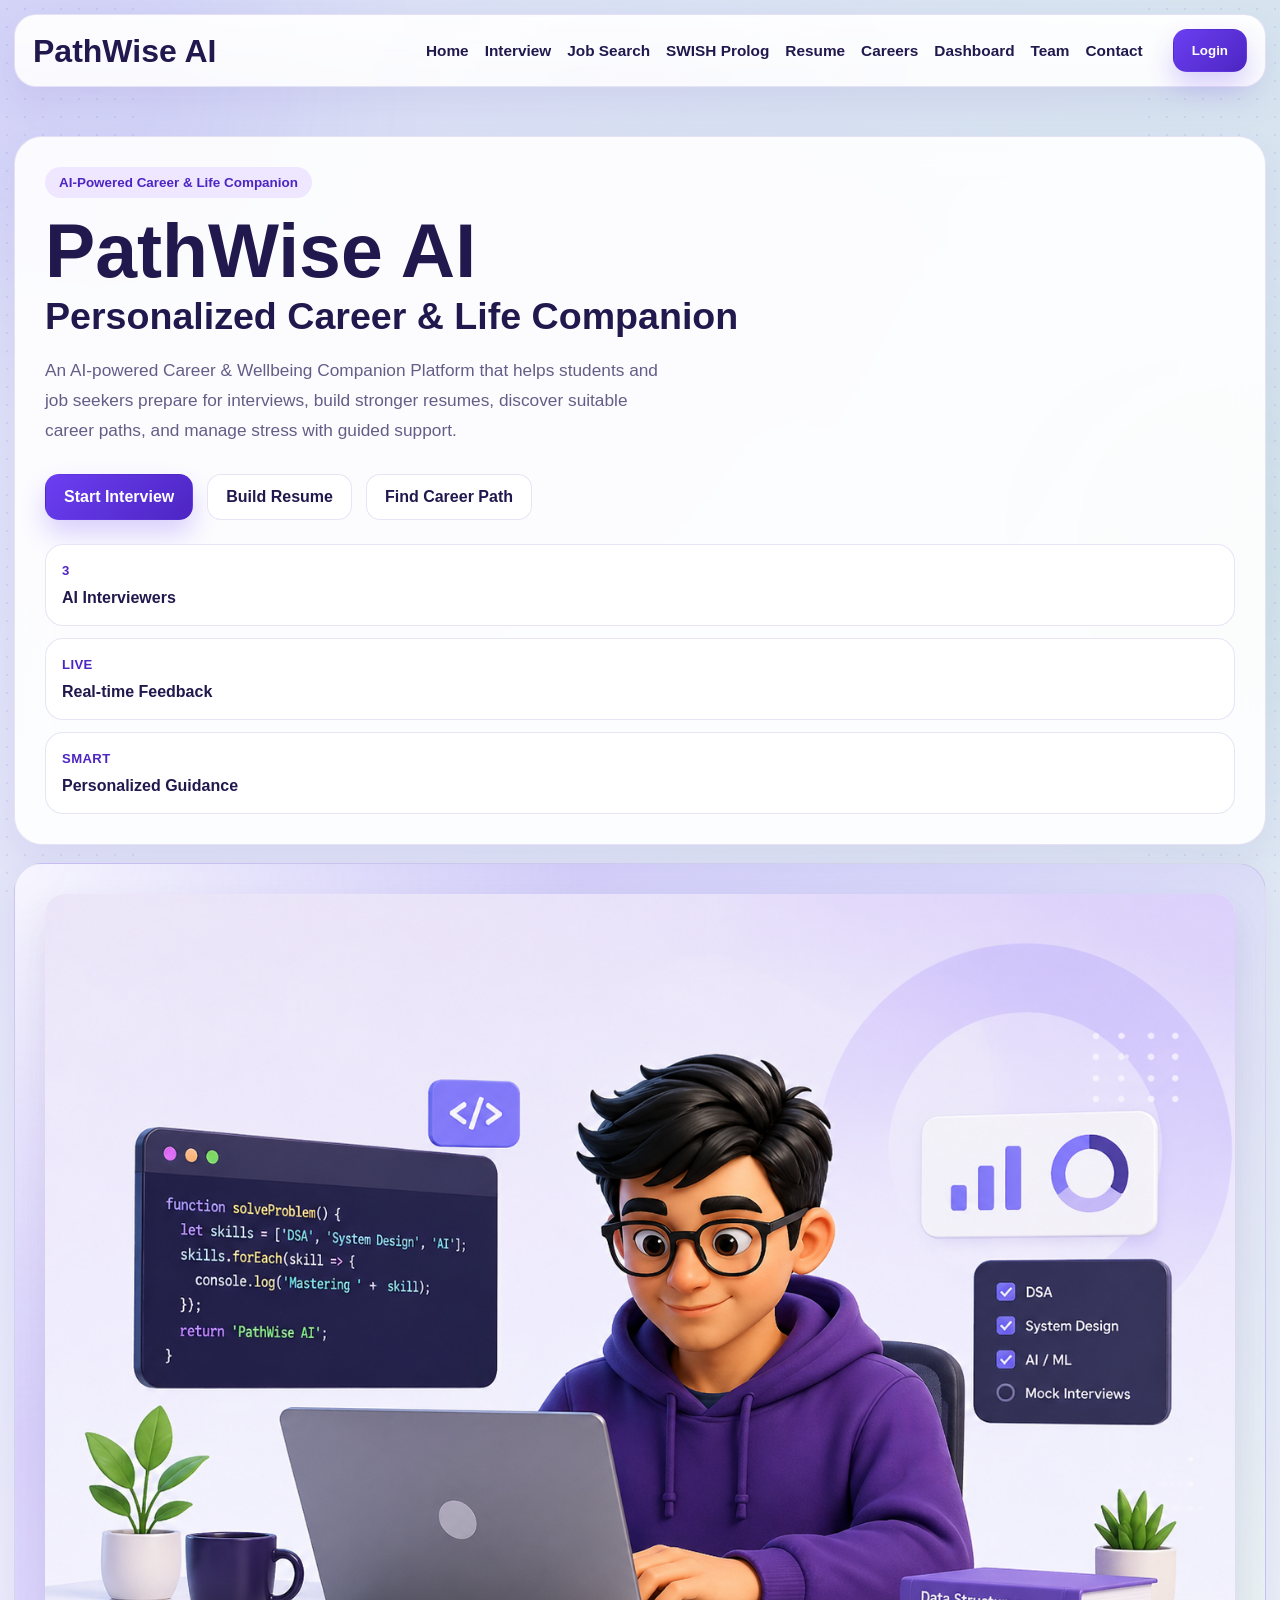
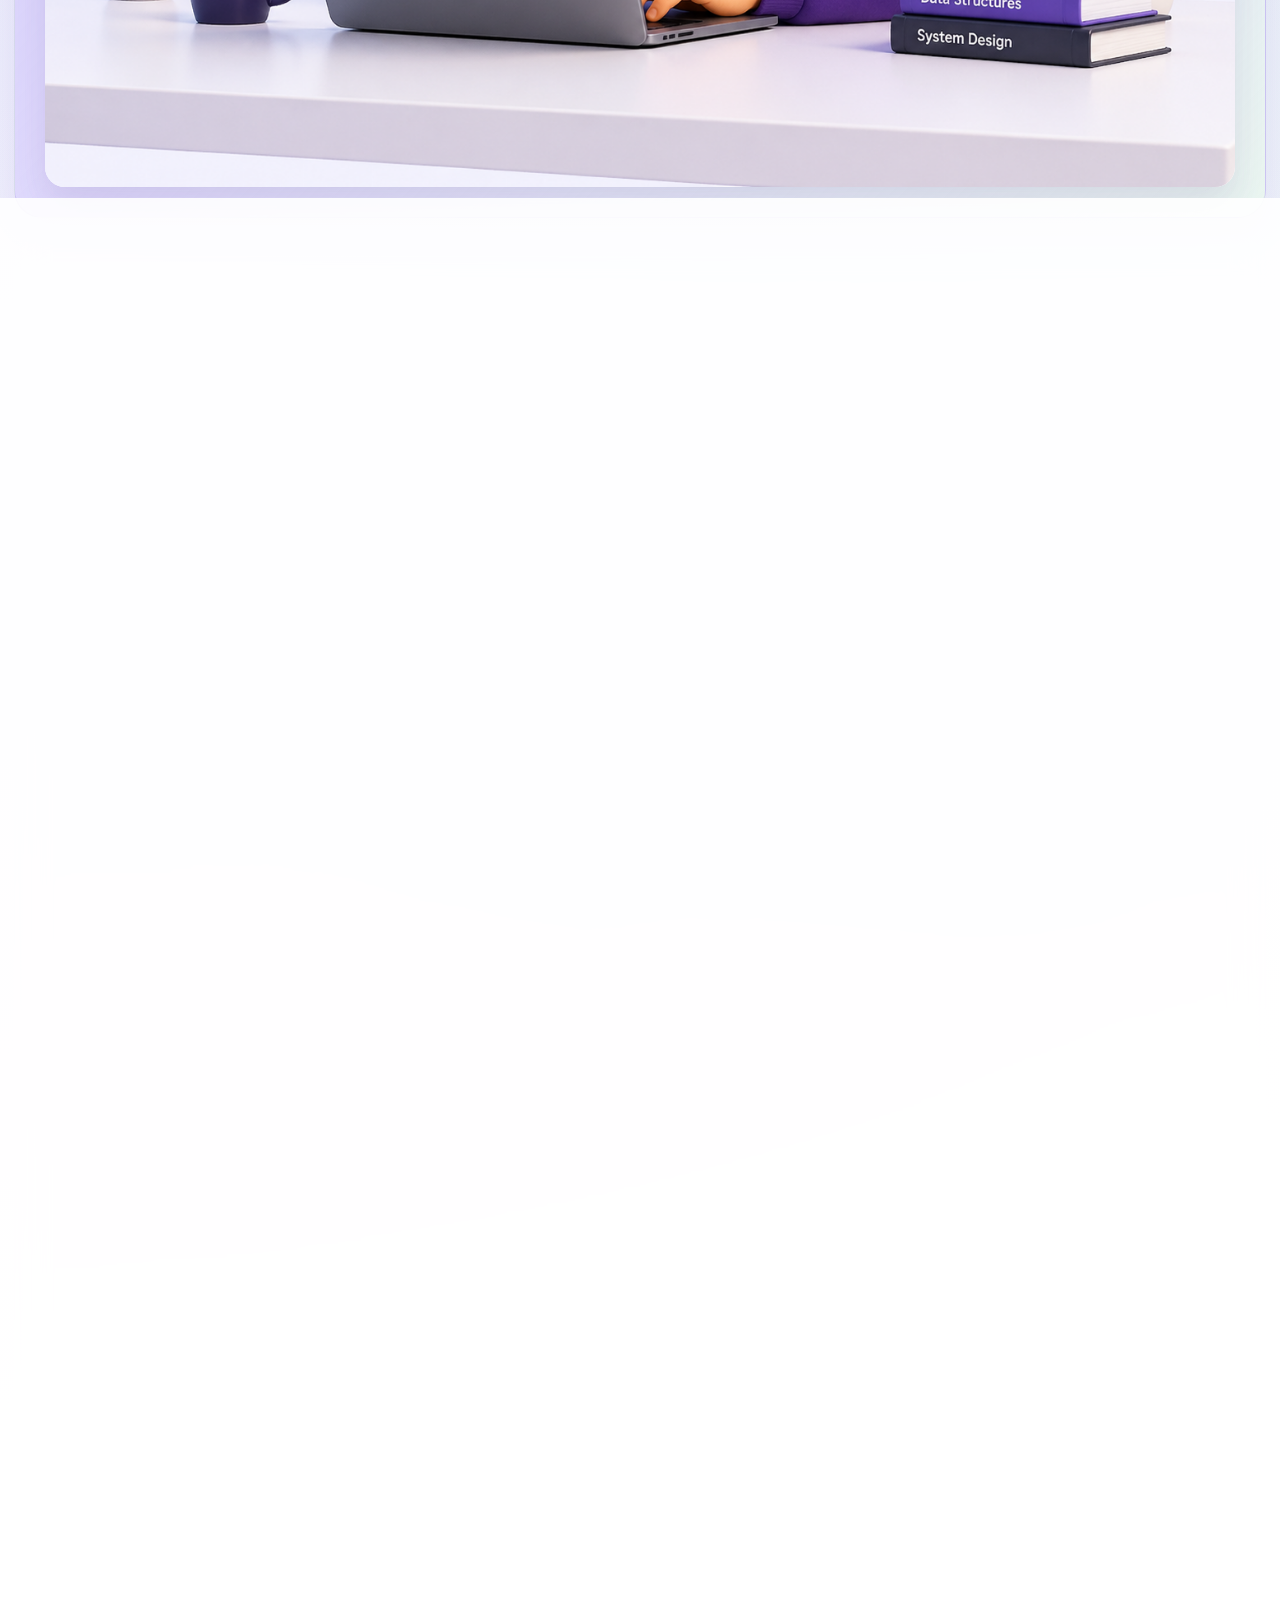
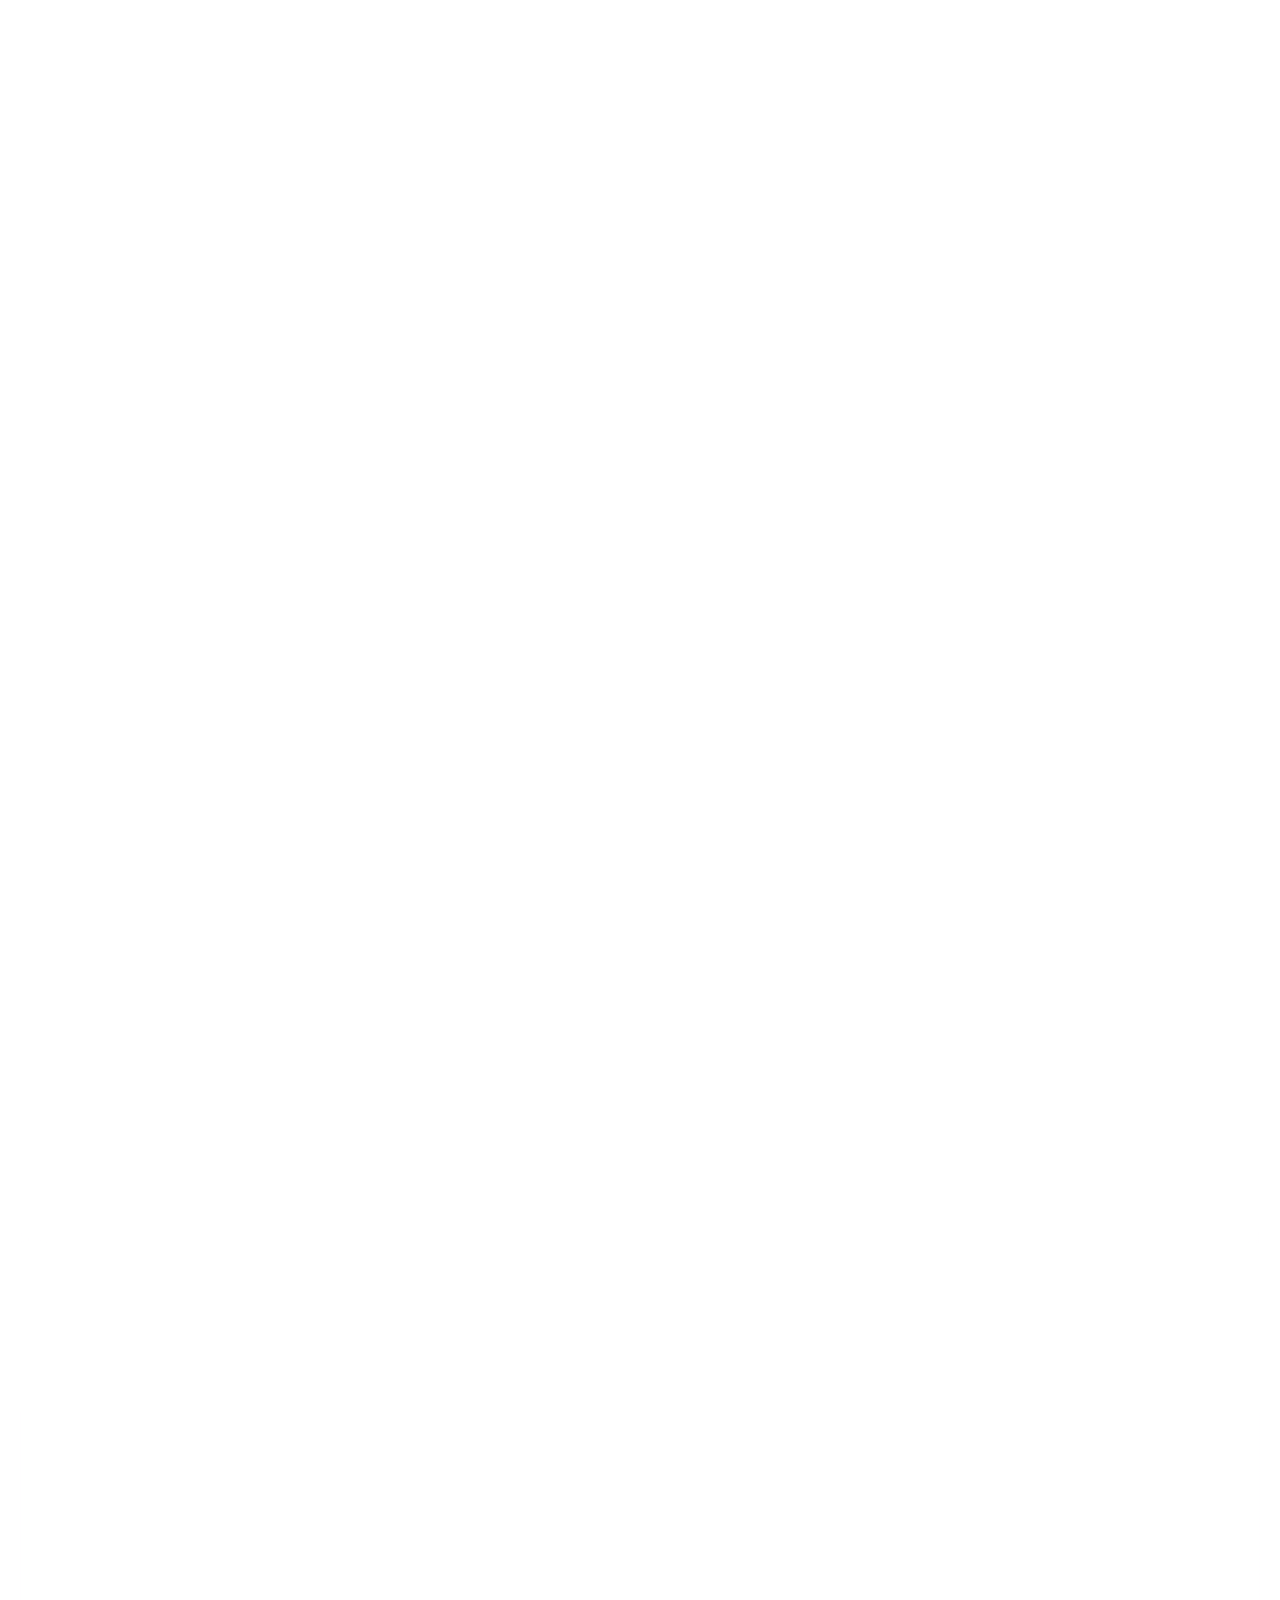
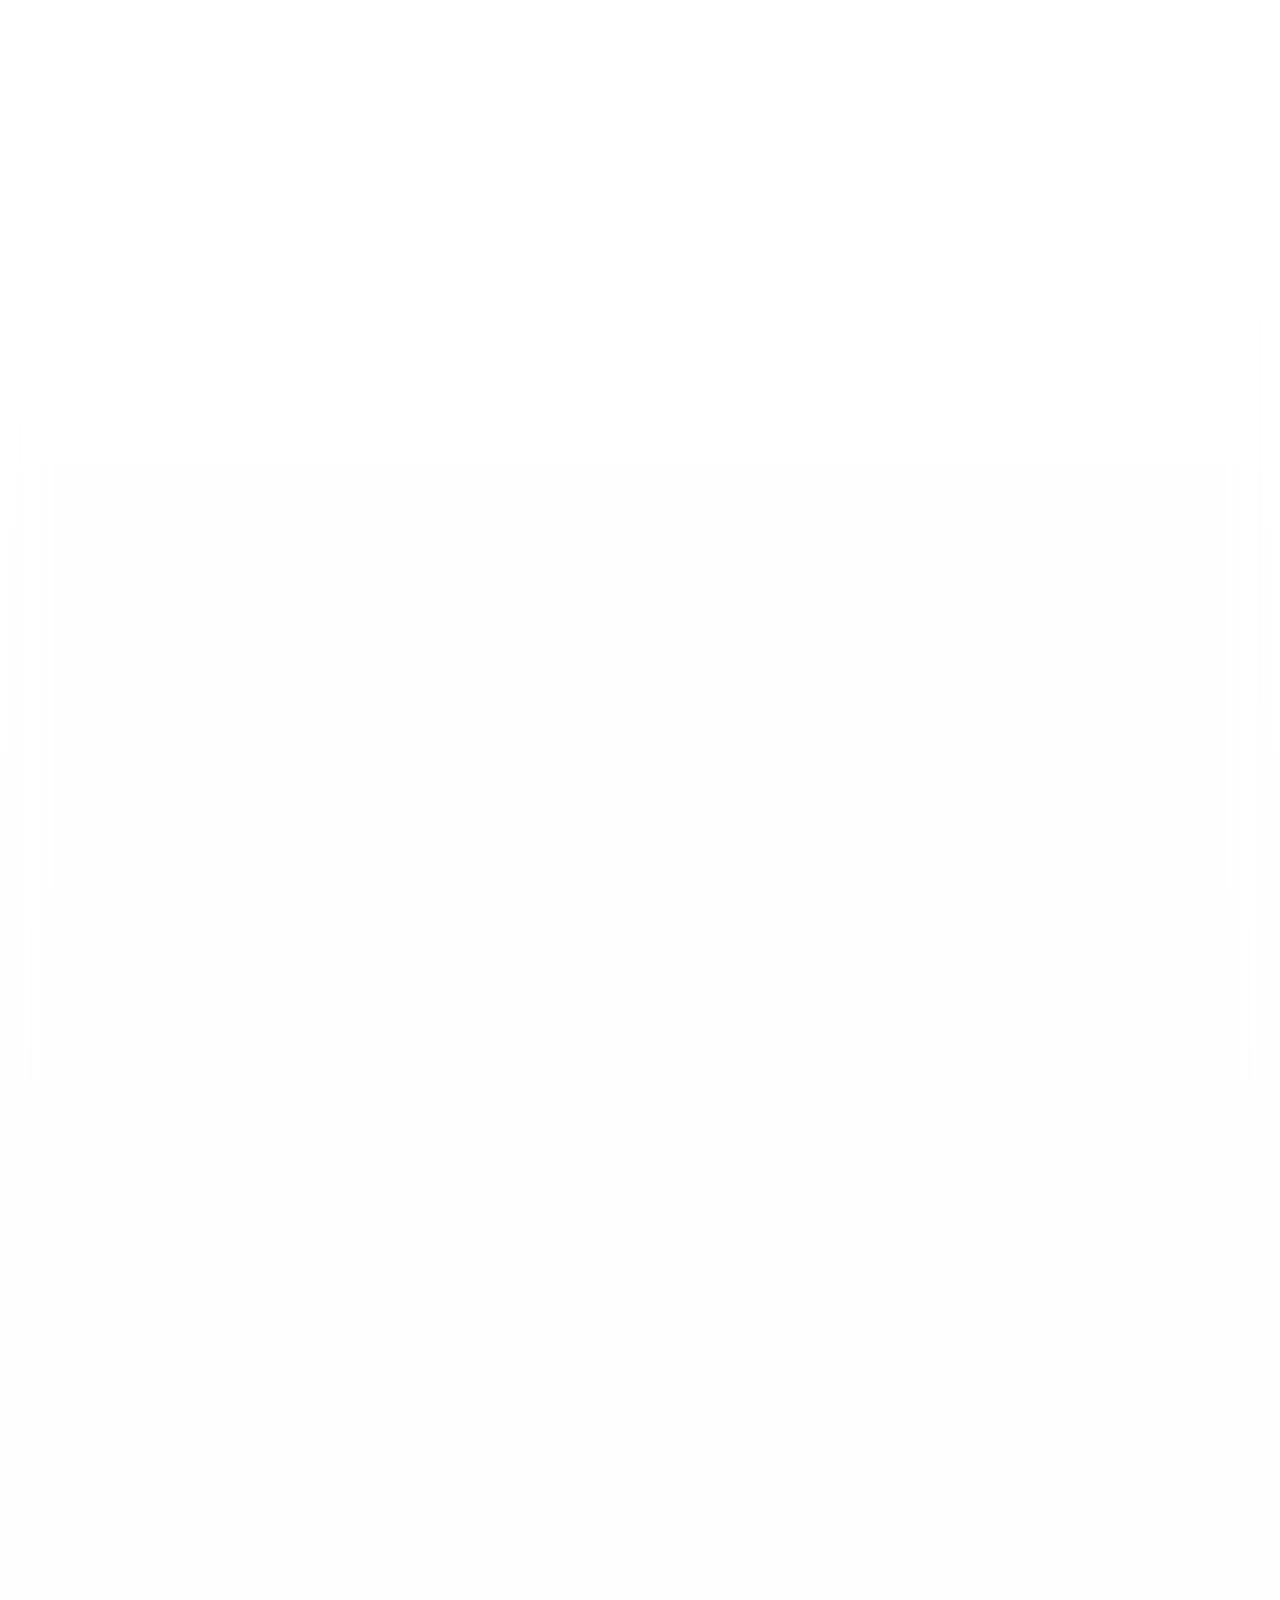
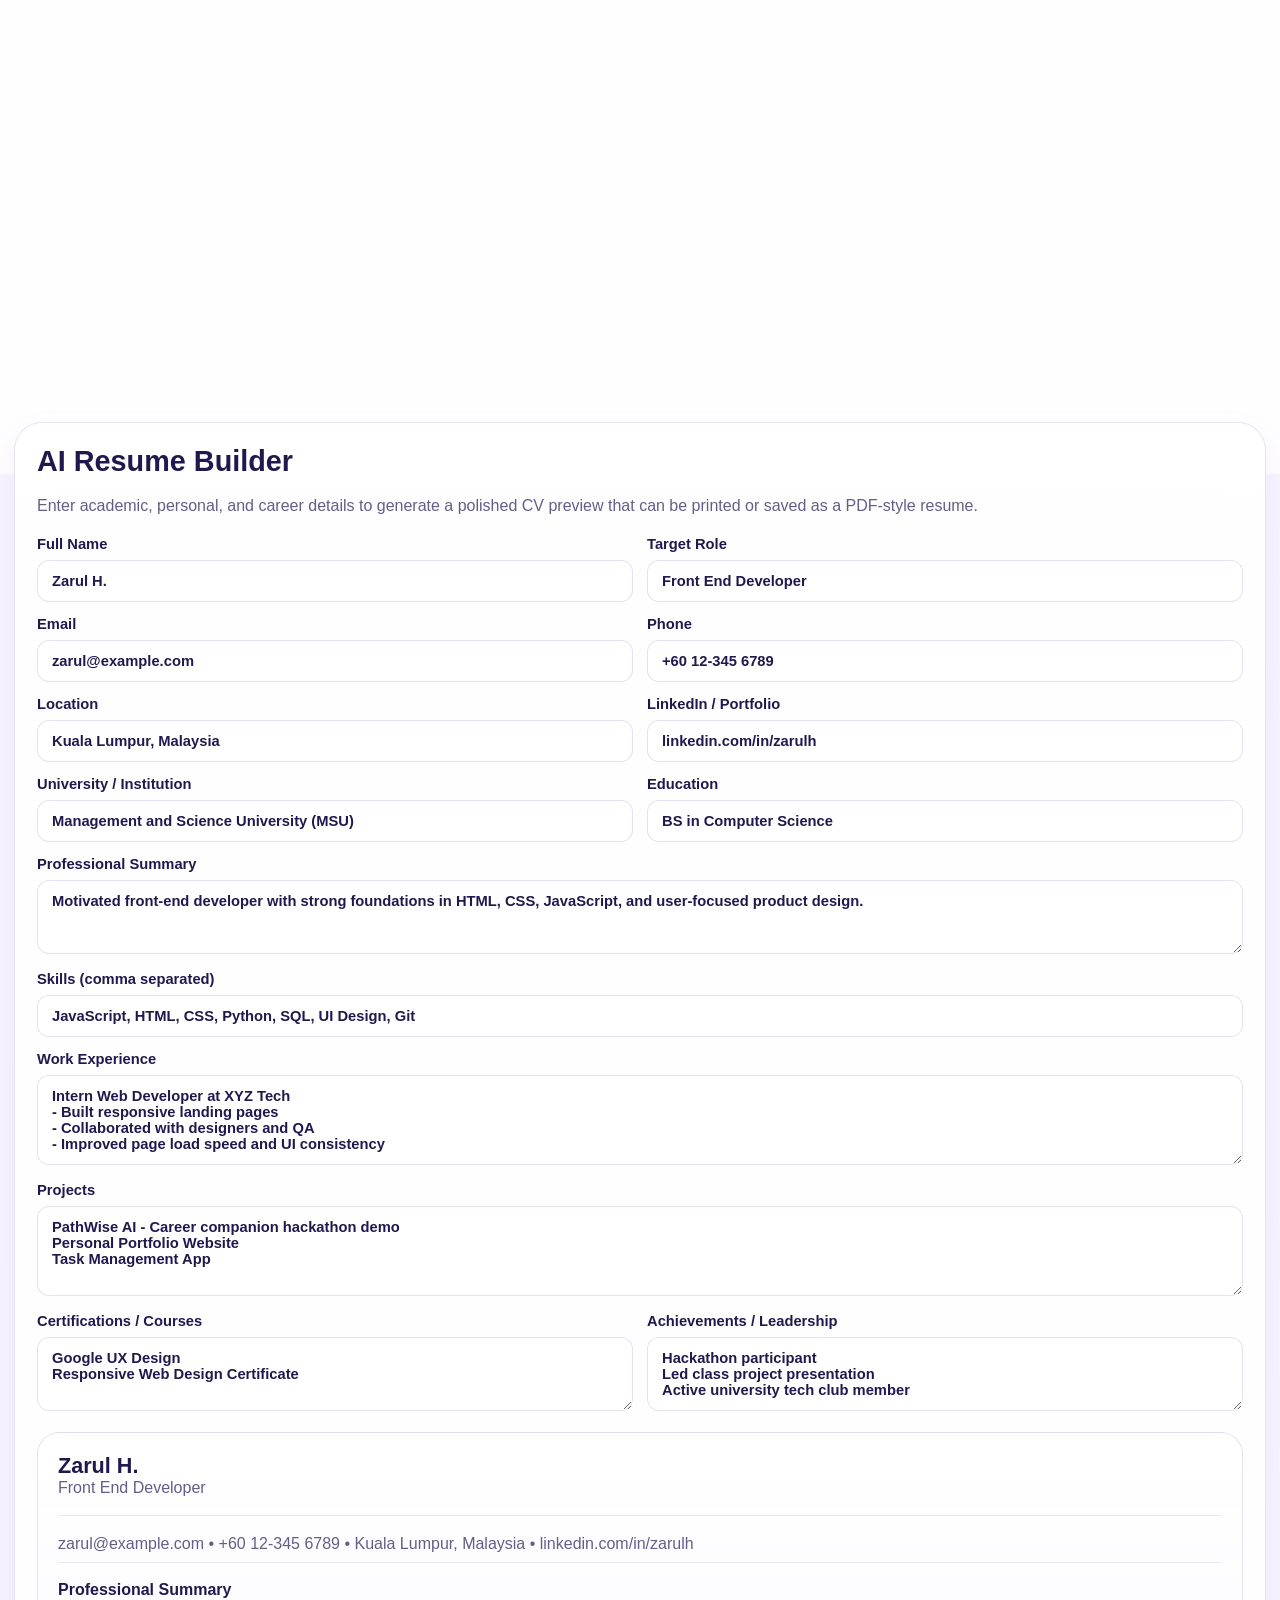
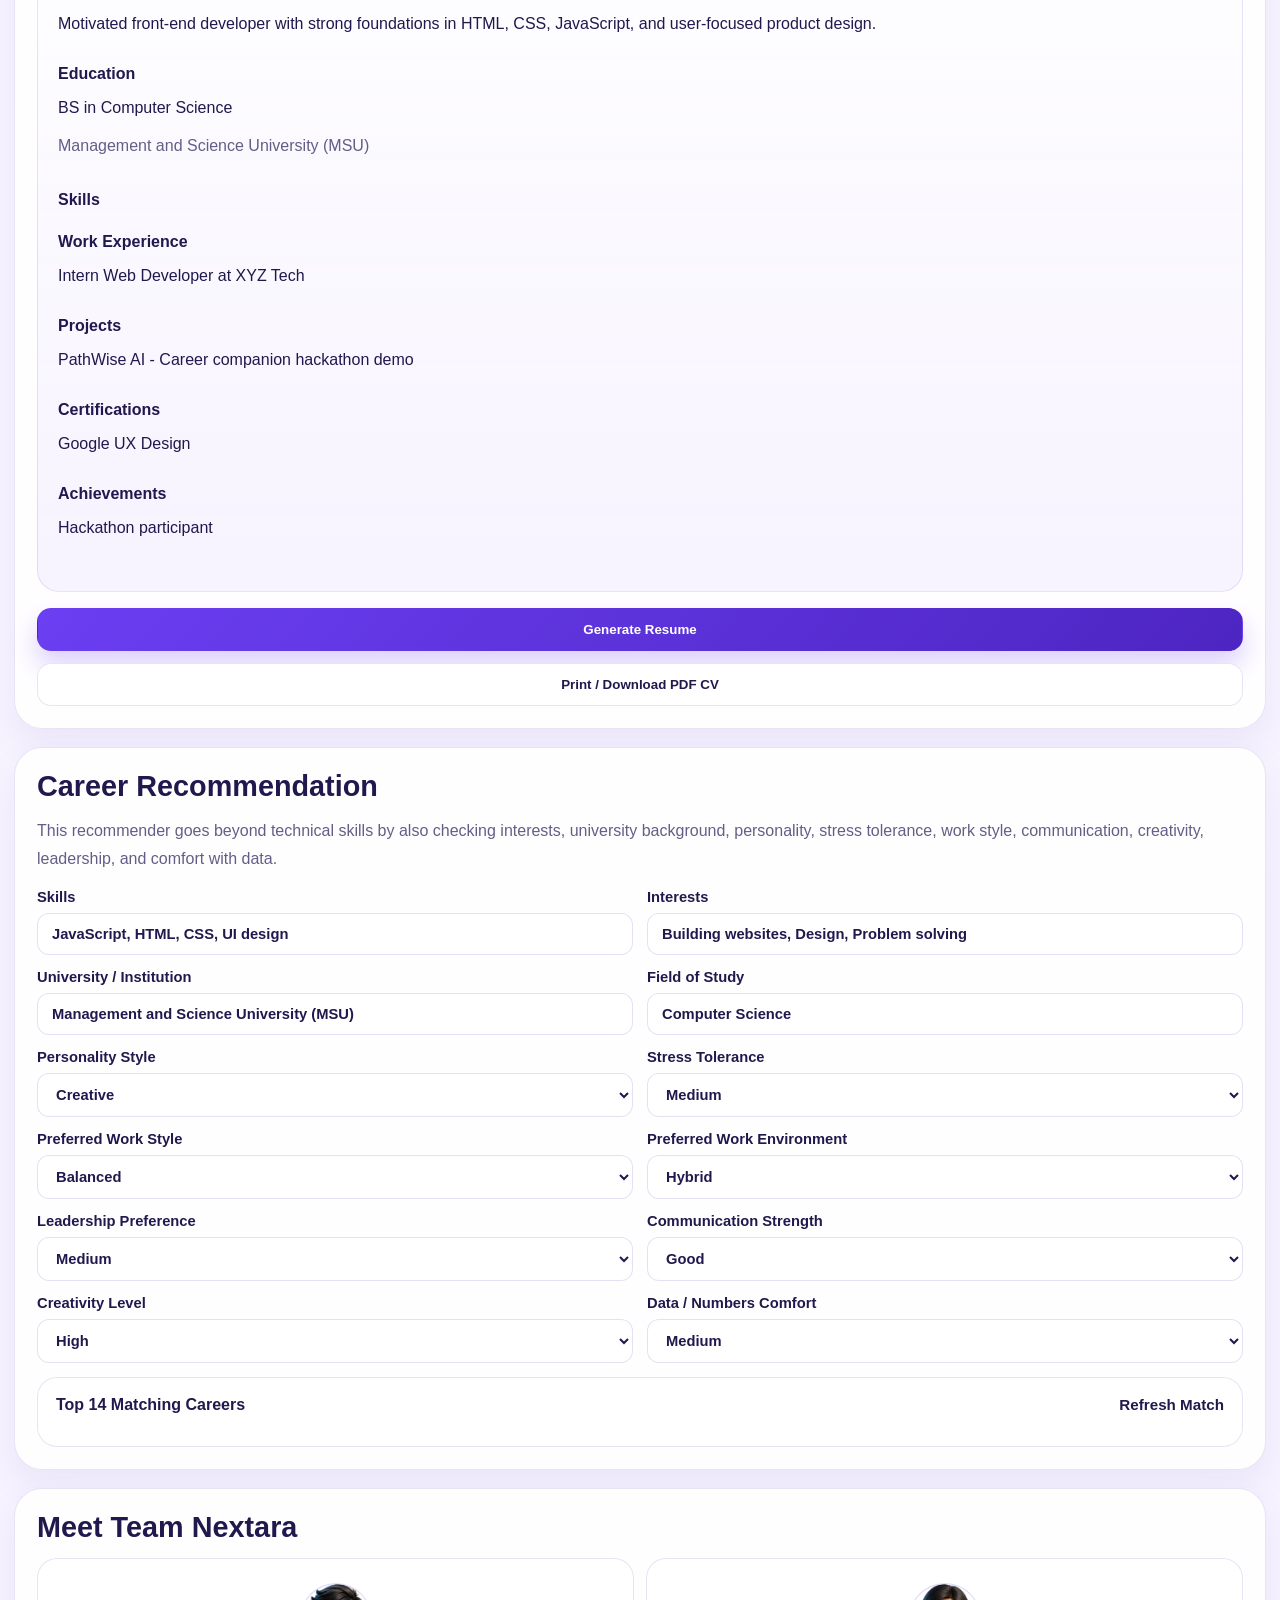
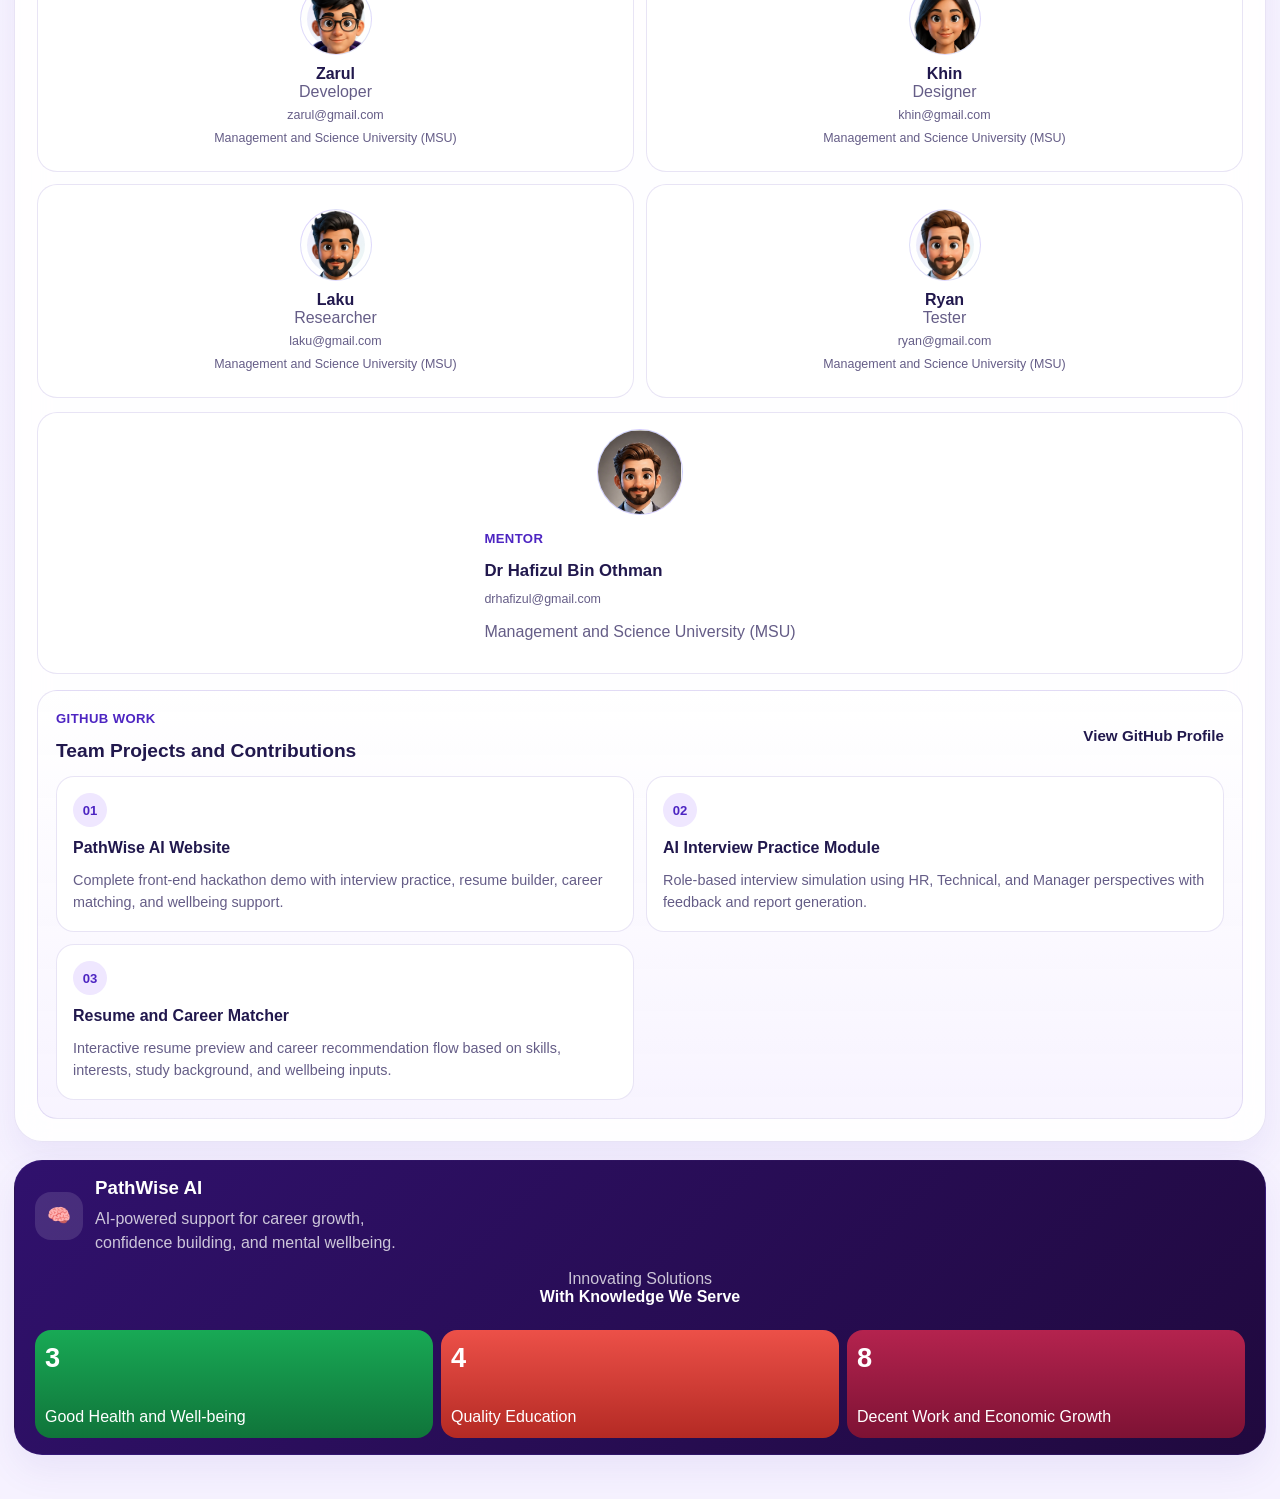
<file: index.html>
<!DOCTYPE html>
<html lang="en">
  <head>
    <meta charset="UTF-8" />
    <meta name="viewport" content="width=device-width, initial-scale=1.0" />
    <meta http-equiv="refresh" content="0; url=./index2.html" />
    <title>PathWise AI | Nextara</title>
    <link rel="canonical" href="./index2.html" />
    <link rel="stylesheet" href="style.css" />
    <script>
      window.location.replace("./index2.html");
    </script>
    <script defer src="script.js"></script>
  </head>
  <body>
    <div class="ambient ambient-left"></div>
    <div class="ambient ambient-right"></div>

    <div class="site-shell">
      <header class="topbar" id="home">
        <div class="header-brand">
          <div class="brand-cluster">
            <div class="logo-chip logo-upm">UPM</div>
            <div class="logo-chip logo-putra">PUTRA</div>
            <div class="logo-chip logo-msu">MSU</div>
          </div>
          <div class="brand-text">
            <strong>PathWise AI</strong>
            <span>Hackathon demo for career guidance and wellbeing support</span>
          </div>
        </div>

        <button class="menu-toggle" id="menuToggle" type="button" aria-label="Toggle navigation">
          <span></span>
          <span></span>
          <span></span>
        </button>

        <nav class="main-nav" id="mainNav">
          <a href="#home">Home</a>
          <a href="#interview-demo">Demo</a>
          <a href="#resume-builder">Resume</a>
          <a href="#career-path">Careers</a>
          <a href="#dashboard">Dashboard</a>
          <a href="#team">Team</a>
          <a href="#footer">Contact</a>
        </nav>

        <div class="topbar-actions">
          <a class="header-pill" href="#interview-demo">Nextara Demo</a>
          <button class="theme-toggle" id="themeToggle" type="button" aria-label="Toggle theme">
            <span class="theme-icon">◐</span>
          </button>
          <button class="login-btn" id="loginTriggerBtn" type="button">Login</button>
        </div>
      </header>

      <main>
        <section class="hero-grid section-anchor">
          <div class="hero-panel">
            <span class="eyebrow">AI-Powered Career &amp; Life Companion</span>
            <h1>PathWise AI</h1>
            <h2>Personalized Career &amp; Life Companion</h2>
            <p class="hero-copy">
              An AI-powered Career &amp; Wellbeing Companion Platform that helps
              students and job seekers prepare for interviews, build stronger
              resumes, discover suitable career paths, and manage stress with
              guided support.
            </p>

            <div class="hero-actions">
              <a class="primary-btn" href="#interview-demo">Start Interview</a>
              <a class="secondary-btn" href="#resume-builder">Build Resume</a>
              <a class="secondary-btn" href="#career-path">Find Career Path</a>
            </div>

            <div class="hero-meta">
              <div class="meta-card">
                <span class="meta-label">3</span>
                <strong>AI Interviewers</strong>
              </div>
              <div class="meta-card">
                <span class="meta-label">Live</span>
                <strong>Real-time Feedback</strong>
              </div>
              <div class="meta-card">
                <span class="meta-label">Smart</span>
                <strong>Personalized Guidance</strong>
              </div>
            </div>
          </div>

          <div class="hero-visual">
            <img class="hero-visual-image" src="assets/home.png" alt="PathWise AI hero illustration" />
          </div>
        </section>

        <section class="section-card interview-demo" id="interview-demo">
          <div class="section-title centered">
            <h3>AI Interview Practice</h3>
          </div>

          <div class="video-stage avatar-style-friendly" id="videoStage">
            <div class="stage-topbar">
              <div class="stage-status-group">
                <span class="live-pill">LIVE</span>
                <span class="stage-clock" id="stageClock">01:24</span>
                <span class="call-mode-pill">AI Video Call Simulation</span>
              </div>
              <div class="device-status-row">
                <span class="device-pill" id="cameraStatus">Camera Off</span>
                <span class="device-pill" id="micStatus">Mic Ready</span>
              </div>
            </div>

            <div class="stage-toolbar">
              <div class="interview-panel-main">
                <span class="mini-label stage-label">Your Interview Coaches</span>
                <div class="speaker-grid">
                  <button class="speaker-card" type="button" data-role="hr">
                    <div class="speaker-avatar hr-avatar">
                      <span class="speaker-wave" aria-hidden="true">Live</span>
                      <img class="speaker-photo" src="assets/interview_hr_new.png" alt="HR AI avatar" />
                    </div>
                    <div class="speaker-meta">
                      <div class="speaker-meta-top">
                        <span class="speaker-online" aria-hidden="true"></span>
                        <strong>HR AI</strong>
                      </div>
                      <span>Behavioral Expert</span>
                      <span class="speaker-action">About This Interviewer</span>
                    </div>
                  </button>

                  <button class="speaker-card" type="button" data-role="technical">
                    <div class="speaker-avatar technical-avatar">
                      <span class="speaker-wave" aria-hidden="true">Live</span>
                      <img class="speaker-photo" src="assets/interview_technical_new.png" alt="Technical AI avatar" />
                    </div>
                    <div class="speaker-meta">
                      <div class="speaker-meta-top">
                        <span class="speaker-online" aria-hidden="true"></span>
                        <strong>Technical AI</strong>
                      </div>
                      <span>Technical Expert</span>
                      <span class="speaker-action">About This Interviewer</span>
                    </div>
                  </button>

                  <button class="speaker-card active" type="button" data-role="manager">
                    <div class="speaker-avatar manager-avatar">
                      <span class="speaker-wave" aria-hidden="true">Live</span>
                      <img class="speaker-photo" src="assets/interview_manager_new.png" alt="Manager AI avatar" />
                    </div>
                    <div class="speaker-meta">
                      <div class="speaker-meta-top">
                        <span class="speaker-online" aria-hidden="true"></span>
                        <strong>Manager AI</strong>
                      </div>
                      <span>Management Expert</span>
                      <span class="speaker-action">About This Interviewer</span>
                    </div>
                  </button>
                </div>
              </div>

              <div class="user-stage-card">
                <div class="user-stage-head">
                  <span class="mini-label stage-label">Your Camera</span>
                  <span class="camera-indicator" id="cameraIndicator">Offline</span>
                </div>
                <div class="user-video-wrap">
                  <video id="userVideo" autoplay muted playsinline></video>
                  <div class="user-video-placeholder" id="userVideoPlaceholder">
                    <div class="user-video-avatar">You</div>
                    <strong>Camera is off</strong>
                    <span>Open camera for a realistic mock interview experience.</span>
                  </div>
                </div>
                <div class="camera-summary-grid">
                  <div class="camera-summary-card">
                    <span class="mini-label stage-label">Interview Agenda</span>
                    <ul class="agenda-list">
                      <li class="active">Introduction &amp; Background</li>
                      <li>Role-specific Questions</li>
                      <li>Problem Solving</li>
                      <li>Behavioral Questions</li>
                      <li>Closing &amp; Feedback</li>
                    </ul>
                  </div>
                  <div class="camera-summary-card">
                    <span class="mini-label stage-label">Session Overview</span>
                    <div class="overview-stats">
                      <div class="overview-item">
                        <span>Total Time</span>
                        <strong>30:00</strong>
                      </div>
                      <div class="overview-item">
                        <span>Elapsed Time</span>
                        <strong id="elapsedClock">01:24</strong>
                      </div>
                      <div class="overview-item">
                        <span>Question</span>
                        <strong id="overviewQuestionCounter">1 of 4</strong>
                      </div>
                    </div>
                  </div>
                </div>
              </div>
            </div>

            <div class="call-config-bar">
              <div class="avatar-style-picker">
                <span class="mini-label stage-label">Interview Style</span>
                <div class="style-options">
                  <button class="style-chip" type="button" data-avatar-style="professional">Professional</button>
                  <button class="style-chip active" type="button" data-avatar-style="friendly">Friendly</button>
                  <button class="style-chip" type="button" data-avatar-style="executive">Executive</button>
                </div>
              </div>

              <div class="ai-response-box">
                <span class="mini-label stage-label">AI Response</span>
                <p id="aiResponseText">
                  I am ready to start. Choose an interviewer, turn on your camera if
                  you want, and begin the mock call.
                </p>
              </div>
            </div>

            <div class="stage-controls">
              <button class="control-btn" id="startInterviewBtn" type="button">Start Session</button>
              <button class="control-btn" id="openCameraBtn" type="button">Open Camera</button>
              <button class="control-btn" id="closeCameraBtn" type="button">Close Camera</button>
              <button class="control-btn" id="replayQuestionBtn" type="button">Replay Question</button>
              <button class="control-btn" id="voiceAnswerBtn" type="button">Use Microphone</button>
              <button class="control-btn danger-control" id="finishInterviewBtn" type="button">End Interview &amp; Report</button>
              <span class="session-status" id="sessionStatus">Ready to begin</span>
            </div>
          </div>

          <div class="demo-panels">
            <article class="mini-panel qa-panel">
              <span class="mini-label">Current Question (<span id="questionRoleLabel">Manager AI</span>)</span>
              <p id="questionText">
                Tell me about yourself and the kind of role you want to grow
                into.
              </p>
              <div class="question-footer">
                <span id="questionCounter">Question 1 of 4</span>
                <button class="text-action" id="nextQuestionBtn" type="button">Load another question</button>
              </div>
            </article>

            <article class="mini-panel answer-panel">
              <label class="mini-label" for="answerInput">Your Answer</label>
              <textarea
                id="answerInput"
                rows="5"
                placeholder="Type your response here. Mention your actions, results, and what you learned."
              ></textarea>
              <div class="answer-actions">
                <span class="timer-note" id="voiceSupportNote">Voice mode works best in Chromium-based browsers.</span>
                <button class="primary-btn full-btn" id="submitAnswerBtn" type="button">
                  Submit Answer
                </button>
              </div>
            </article>

            <article class="mini-panel feedback-panel">
              <span class="mini-label">AI Feedback</span>
              <div class="feedback-header">
                <strong id="feedbackHeadline">Ready when you are</strong>
                <span id="feedbackTone" class="feedback-tone neutral">Waiting for answer</span>
              </div>

              <div class="feedback-metric">
                <span>Confidence</span>
                <div class="metric-line">
                  <div class="metric-fill" id="confidenceFill"></div>
                </div>
                <strong id="confidenceScore">0%</strong>
              </div>

              <div class="feedback-metric">
                <span>Clarity</span>
                <div class="metric-line">
                  <div class="metric-fill" id="clarityFill"></div>
                </div>
                <strong id="clarityScore">0%</strong>
              </div>

              <div class="feedback-metric">
                <span>Relevance</span>
                <div class="metric-line">
                  <div class="metric-fill" id="relevanceFill"></div>
                </div>
                <strong id="relevanceScore">0%</strong>
              </div>

              <p class="tip-box" id="feedbackTip">
                Tip: Use a specific example and explain the result you achieved.
              </p>
            </article>
          </div>

          <div class="stage-note-bar">
            <span class="session-note-copy">Session updates appear in the control bar above.</span>
            <span class="session-tip">Tip: Take your time. Think before you answer.</span>
          </div>

          <article class="mini-panel report-panel hidden" id="sessionReport">
            <div class="report-head">
              <div>
                <span class="mini-label">Interview Report</span>
                <h4 id="reportRoleTitle">Technical AI Session Summary</h4>
                <p id="reportVerdict">
                  Complete a short voice or text interview to unlock the final
                  strengths and improvement report.
                </p>
              </div>
              <div class="report-score">
                <span>Overall Score</span>
                <strong id="reportOverallScore">--</strong>
              </div>
            </div>

            <div class="report-grid">
              <div class="report-card">
                <strong>Pros</strong>
                <ul class="bullet-list compact" id="reportPros"></ul>
              </div>
              <div class="report-card">
                <strong>What to Improve</strong>
                <ul class="bullet-list compact" id="reportCons"></ul>
              </div>
              <div class="report-card">
                <strong>Next Steps</strong>
                <ul class="bullet-list compact" id="reportNextSteps"></ul>
              </div>
            </div>

            <div class="report-breakdown" id="reportBreakdown"></div>
            <button class="secondary-btn" id="downloadReportBtn" type="button">Download Report</button>
          </article>
        </section>

        <section class="content-grid">
          <article class="section-card solution-card">
            <div class="section-title">
              <h3>AI Solutions</h3>
            </div>
            <p class="section-lead">
              PathWise AI combines practical career development with wellbeing
              support so users can build confidence, reduce confusion, and make
              better career decisions.
            </p>

            <div class="solution-master-card">
              <div class="solution-columns">
                <div class="solution-box flat-box">
                  <span class="solution-badge">1</span>
                  <h4>AI Interview Coaching System</h4>
                  <p>Role-based mock interviews with voice or text answers and instant response scoring.</p>
                  <ul class="bullet-list compact">
                    <li>HR AI for behavioral and personality questions</li>
                    <li>Technical AI for skill-based and problem-solving questions</li>
                    <li>Manager AI for decision-making and real-world questions</li>
                    <li>Evaluates confidence, clarity, relevance, and answer quality</li>
                  </ul>
                  <button class="text-action jump-btn" type="button" data-jump="#interview-demo">
                    Try Interview Coach
                  </button>
                </div>

                <div class="solution-box flat-box">
                  <span class="solution-badge">2</span>
                  <h4>AI Career &amp; Resume System</h4>
                  <p>Build a professional CV, discover suitable roles, and receive balanced guidance for growth.</p>
                  <ul class="bullet-list compact">
                    <li>Resume Builder AI with role-specific suggestions</li>
                    <li>Career Recommendation based on skills, interests, and profile</li>
                    <li>Mental Support for balanced and realistic career growth</li>
                  </ul>
                  <button class="text-action jump-btn" type="button" data-jump="#resume-builder">
                    Explore Now
                  </button>
                </div>
              </div>

              <div class="mini-highlight-grid">
                <div class="mini-highlight">
                  <strong>Builds confidence</strong>
                  <span>Structured role-based practice prepares users for interviews.</span>
                </div>
                <div class="mini-highlight">
                  <strong>Reduces confusion</strong>
                  <span>Connects user profile, wellbeing, and career direction in one flow.</span>
                </div>
                <div class="mini-highlight">
                  <strong>Improves employability</strong>
                  <span>Supports stronger resumes, interview readiness, and career discovery.</span>
                </div>
              </div>
            </div>
          </article>

          <article class="section-card wellbeing-card" id="wellbeing">
            <div class="section-title">
              <h3>AI Job Priority &amp; Support Matching</h3>
            </div>
            <p class="section-lead">
              PathWise AI checks the user’s career urgency, stress level,
              support level, sleep condition, and current mood to estimate who
              needs faster job-finding support. Higher priority users can be
              guided first for resume improvement, interview preparation, job
              matching, and company connection support.
            </p>

            <div class="wellbeing-layout vertical-layout">
              <div class="wellbeing-top-card">
                <div class="stress-slider-card">
                  <div>
                    <p class="wellbeing-question">Stress Level</p>
                    <span class="stress-helper">0 = very calm, 10 = extremely stressed</span>
                  </div>
                  <strong id="stressValueText">Current stress: 5 / 10</strong>
                  <input id="stressRange" type="range" min="0" max="10" value="5" />
                  <div class="stress-scale">
                    <span>0 Calm</span>
                    <span>10 Extremely Stressed</span>
                  </div>
                </div>
                <div class="wellbeing-check-grid">
                  <label>
                    Job / Career Urgency
                    <select id="wellbeingPressure">
                      <option value="interview" selected>Upcoming interview</option>
                      <option value="internship">Internship search</option>
                      <option value="fulltime-asap">Need full-time job urgently</option>
                      <option value="international-student">International student securing work</option>
                      <option value="graduation">Final semester job preparation</option>
                      <option value="part-time-student">Part-time student needing income</option>
                      <option value="financial">Financial pressure to find work</option>
                      <option value="family">Family pressure to get a job</option>
                      <option value="applications">Many job applications but no reply</option>
                      <option value="career-uncertain">Career direction unsure</option>
                      <option value="deadlines">Assignment / workload deadlines</option>
                      <option value="low-urgency">Low urgency / exploring only</option>
                    </select>
                  </label>
                  <label>
                    Support Level
                    <select id="wellbeingSupport">
                      <option value="alone">Mostly alone / no support</option>
                      <option value="some" selected>Some support</option>
                      <option value="parents">Parents or family support</option>
                      <option value="friends">Friends support</option>
                      <option value="mentor">Mentor / lecturer support</option>
                      <option value="strong">Strong support system</option>
                    </select>
                  </label>
                  <label>
                    Social Isolation
                    <select id="wellbeingIsolation">
                      <option value="low">Low (friends/family available)</option>
                      <option value="medium" selected>Medium</option>
                      <option value="high">High (mostly alone)</option>
                    </select>
                  </label>
                  <label>
                    Sleep Hours
                    <select id="wellbeingSleep">
                      <option value="less-4">Less than 4</option>
                      <option value="4-6">4 to 6</option>
                      <option value="6-8" selected>6 to 8</option>
                      <option value="8-plus">More than 8</option>
                    </select>
                  </label>
                  <label>
                    Mood Today
                    <select id="wellbeingEnergy">
                      <option value="happy">😊 Happy</option>
                      <option value="calm">🙂 Calm</option>
                      <option value="relaxed">😌 Relaxed</option>
                      <option value="neutral" selected>😐 Neutral</option>
                      <option value="confused">😕 Confused</option>
                      <option value="worried">😟 Worried</option>
                      <option value="sad">😢 Sad</option>
                      <option value="tired">😫 Tired</option>
                      <option value="frustrated">😤 Frustrated</option>
                      <option value="anxious">😰 Anxious</option>
                      <option value="overwhelmed">😵 Overwhelmed</option>
                      <option value="sleepy">😴 Sleepy</option>
                      <option value="motivated">💪 Motivated</option>
                      <option value="focused">🧠 Focused</option>
                      <option value="drained">😶 Emotionally drained</option>
                    </select>
                  </label>
                </div>
                <div class="scenario-actions" aria-label="Demo scenarios">
                  <button class="scenario-btn" type="button" data-scenario="ryan">Scenario 1: Ryan</button>
                  <button class="scenario-btn" type="button" data-scenario="pinky">Scenario 2: Pinky</button>
                  <button class="scenario-btn" type="button" data-scenario="zarul">Scenario 3: Zarul</button>
                </div>
                <button class="fuzzy-submit-btn" id="runFuzzyAssessmentBtn" type="button">
                  Run Fuzzy Risk Assessment
                </button>
                <div class="wellbeing-status-strip">
                  <div class="wellbeing-status-pill">
                    <span class="mini-label">Current Emotional State</span>
                    <strong id="wellbeingStatusTitle">Good</strong>
                  </div>
                  <p class="wellbeing-status-copy">A simple emotional check-in to keep career preparation manageable and supportive.</p>
                </div>
                <div class="fuzzy-loading-card hidden" id="fuzzyLoadingCard" aria-live="polite">
                  <strong>Analyzing your wellbeing and career urgency signals...</strong>
                  <div class="fuzzy-factor-list">
                    <span>&#10003; Stress level received</span>
                    <span>&#10003; Job urgency checked</span>
                    <span>&#10003; Support level reviewed</span>
                    <span>&#10003; Social isolation reviewed</span>
                    <span>&#10003; Sleep and mood considered</span>
                    <span>&#10003; IoT signal simulated</span>
                    <span>&#10003; Fuzzy logic rules applied</span>
                  </div>
                  <p>Applying fuzzy logic rules...</p>
                  <div class="fuzzy-progress-track">
                    <div class="fuzzy-progress-fill" id="fuzzyProgressFill"></div>
                  </div>
                  <small id="fuzzyProgressText">0%</small>
                </div>
              </div>

              <div class="wellbeing-advice">
                <div class="wellbeing-advice-text">
                  <span class="mini-label">Your Job Support Advice</span>
                  <p id="wellbeingMessage">
                    Based on your current inputs, PathWise AI can guide you with
                    career planning, resume improvement, interview preparation,
                    and job-matching priority.
                  </p>
                  <div class="wellbeing-summary-card fuzzy-result-card is-low" id="fuzzyResultCard">
                    <div class="fuzzy-result-head">
                      <strong>Fuzzy Risk Assessment Result</strong>
                      <span class="risk-badge low" id="fuzzyCategoryBadge">READY</span>
                    </div>
                    <p id="wellbeingSummary">
                      Choose your factors and run the fuzzy assessment to estimate job-support priority.
                    </p>
                    <div class="risk-meter">
                      <div class="risk-meter-fill" id="fuzzyRiskMeter"></div>
                    </div>
                    <div class="fuzzy-result-grid">
                      <div>
                        <span>Risk Score</span>
                        <strong id="fuzzyRiskScore">--</strong>
                      </div>
                      <div>
                        <span>Category</span>
                        <strong id="fuzzyRiskCategory">Waiting</strong>
                      </div>
                      <div>
                        <span>Queue</span>
                        <strong id="fuzzyQueue">Run assessment</strong>
                      </div>
                      <div>
                        <span>Estimated response</span>
                        <strong id="fuzzyWait">--</strong>
                      </div>
                      <div>
                        <span>Position</span>
                        <strong id="fuzzyPosition">--</strong>
                      </div>
                      <div>
                        <span>Suggested action</span>
                        <strong id="fuzzyAction">Choose factors first</strong>
                      </div>
                    </div>
                  </div>
                  <details class="fuzzy-reasoning-card" id="fuzzyReasoningCard">
                    <summary>See AI Reasoning</summary>
                    <div class="fuzzy-reasoning-grid">
                      <span>Stress: <strong id="reasonStress">0.6</strong></span>
                      <span>Urgency: <strong id="reasonUrgency">0.9</strong></span>
                      <span>Support: <strong id="reasonSupport">0.5</strong></span>
                      <span>Social Isolation: <strong id="reasonIsolation">0.5</strong></span>
                      <span>Sleep risk: <strong id="reasonSleep">0.3</strong></span>
                      <span>Mood risk: <strong id="reasonEnergy">0.5</strong></span>
                      <span>IoT Risk: <strong id="reasonIotRisk">0.3</strong></span>
                      <span>Rule: <strong id="reasonRule">IF stress HIGH AND urgency HIGH THEN risk HIGH</strong></span>
                      <span>Fuzzy: <strong id="reasonFuzzy">min(0.6,0.9)=0.6</strong></span>
                      <span>Final: <strong id="reasonFinal">max(0.6,0.5)=0.6</strong></span>
                      <span>Category: <strong id="reasonCategory">MEDIUM</strong></span>
                      <span>Queue: <strong id="reasonQueue">PRIORITY SUPPORT</strong></span>
                      <span>Estimated Response: <strong id="reasonWait">12-24 hrs</strong></span>
                      <span>Suggested Action: <strong id="reasonAction">Guided support</strong></span>
                    </div>
                    <p class="reason-explain" id="reasonExplain">
                      Based on the given stress, urgency, support, social isolation,
                      sleep, mood, and IoT signals, the system explains why this queue
                      was selected.
                    </p>
                    <pre><code>high_risk(Person,Degree):-
stress(Person,S),
urgency(Person,U),
Degree is min(S,U).

final_risk(Person,FinalDegree):-
    high_risk(Person,D1),
    support_risk(Person,D2),
    isolation_risk(Person,D3),
    sleep_risk(Person,D4),
    mood_risk(Person,D5),
    FinalDegree is max(D1,max(D2,max(D3,max(D4,D5)))).</code></pre>
                    <small>This is a frontend demo showing how fuzzy logic reasoning can be represented in a real user interface.</small>
                  </details>
                  <ul class="bullet-list compact" id="wellbeingTips">
                    <li>Take short breaks and breathe</li>
                    <li>Stay active and drink water</li>
                    <li>Talk to someone you trust</li>
                    <li>Focus on progress, not perfection</li>
                  </ul>
                </div>
              </div>
            </div>
            <div class="intelligent-showcase" id="logic-showcase">
              <div class="section-title">
                <h3>Intelligent System Logic Showcase</h3>
              </div>
              <p class="section-lead">
                CAI20103 demo flow: fuzzy reasoning, multi-agent decision making,
                game strategy, explainable AI, IoT simulation, and responsible AI
                are visualized from the same job-support priority assessment.
              </p>

              <div class="intelligent-showcase-grid">
                <div class="logic-card agent-card">
                  <span class="mini-label">Chapter 10: Multi-Agent System</span>
                  <h4>Agent Flow</h4>
                  <div class="agent-flow">
                    <div>
                      <strong>Detection Agent</strong>
                      <span id="agentDetection">Risk detected = --</span>
                    </div>
                    <div>
                      <strong>Decision Agent</strong>
                      <span id="agentDecision">Category = Waiting</span>
                    </div>
                    <div>
                      <strong>Planning Agent</strong>
                      <span id="agentPlanning">Plan = Run assessment</span>
                    </div>
                    <div>
                      <strong>Support Agent</strong>
                      <span id="agentSupport">Queue = --</span>
                    </div>
                  </div>
                </div>

                <div class="logic-card pipeline-card">
                  <span class="mini-label">Final Pipeline Requirement</span>
                  <h4>Decision Pipeline</h4>
                  <div class="pipeline-steps">
                    <span data-pipeline-step="text">Text Input</span>
                    <span data-pipeline-step="fuzzy">Fuzzy Logic</span>
                    <span data-pipeline-step="agent">Agent Reasoning</span>
                    <span data-pipeline-step="planning">Planning</span>
                    <span data-pipeline-step="minimax">Game Strategy</span>
                    <span data-pipeline-step="iot">IoT</span>
                    <span data-pipeline-step="xai">Explainable AI</span>
                  </div>
                </div>

                <div class="logic-card iot-card">
                  <span class="mini-label">Chapter 13: IoT Simulation</span>
                  <h4>Sensor Signals</h4>
                  <div class="iot-grid">
                    <div><span>Heart Rate</span><strong id="iotHeartRate">82 bpm</strong></div>
                    <div><span>Sleep Hours</span><strong id="iotSleepHours">7 hrs</strong></div>
                    <div><span>Activity Level</span><strong id="iotActivity">Medium</strong></div>
                    <div><span>Status</span><strong id="iotStatus">Normal</strong></div>
                    <div><span>IoT Risk</span><strong id="iotRisk">0.30</strong></div>
                  </div>
                </div>

                <div class="logic-card minimax-card">
                  <span class="mini-label">Chapter 11: Minimax / Game Strategy</span>
                  <h4>Support Strategy</h4>
                  <div class="utility-list">
                    <div><span>Immediate Support</span><strong>90 utility</strong></div>
                    <div><span>Guided Support</span><strong>70 utility</strong></div>
                    <div><span>General Support</span><strong>40 utility</strong></div>
                  </div>
                  <p><strong id="minimaxStrategy">Selected strategy: Waiting</strong></p>
                  <small id="minimaxReason">Selected after the fuzzy risk score is calculated.</small>
                </div>

                <div class="logic-card ethics-card">
                  <span class="mini-label">Chapter 14: Responsible / Ethical AI</span>
                  <h4>Responsible AI Principles</h4>
                  <div class="ethics-list">
                    <span>&#10003; Privacy</span>
                    <span>&#10003; Fairness</span>
                    <span>&#10003; Transparency</span>
                    <span>&#10003; Human Control</span>
                    <span>&#10003; System Limitations</span>
                  </div>
                  <p>This prototype supports decision-making only. Serious wellbeing decisions should still involve a human advisor.</p>
                </div>
              </div>
            </div>
            <div class="wellbeing-modal hidden" id="wellbeingAssessmentModal" aria-hidden="true">
              <button class="wellbeing-modal-backdrop" id="wellbeingModalBackdrop" type="button" aria-label="Close assessment result"></button>
              <div class="wellbeing-modal-dialog" role="dialog" aria-modal="true" aria-labelledby="wellbeingModalTitle">
                <span class="eyebrow">Assessment Complete</span>
                <h3 id="wellbeingModalTitle">Your fuzzy risk level: <span id="modalRiskCategory">LOW</span></h3>
                <p>Queue: <strong id="modalQueue">STANDARD SUPPORT</strong></p>
                <p>Estimated support: <strong id="modalWait">2-3 days</strong></p>
                <p>Position: <strong id="modalPosition">#18 in queue</strong></p>
                <p>PathWise AI will use this priority level to decide how quickly the user should receive AI job-matching, resume, interview, and company connection support.</p>
                <button class="primary-btn" id="wellbeingModalOk" type="button">OK</button>
              </div>
            </div>
          </article>

            <article class="section-card resume-card section-anchor" id="resume-builder">
              <div class="section-title">
                <h3>AI Resume Builder</h3>
              </div>
              <p class="section-lead">
                Enter academic, personal, and career details to generate a
                polished CV preview that can be printed or saved as a PDF-style
                resume.
              </p>

              <div class="resume-layout">
                <form class="resume-form" id="resumeForm">
                  <div class="form-grid-two">
                    <label>
                      Full Name
                      <input id="resumeName" type="text" value="Zarul H." />
                    </label>
                    <label>
                      Target Role
                      <input id="resumeTargetRole" type="text" value="Front End Developer" />
                    </label>
                  </div>

                  <div class="form-grid-two">
                    <label>
                      Email
                      <input id="resumeEmail" type="email" value="zarul@example.com" />
                    </label>
                    <label>
                      Phone
                      <input id="resumePhone" type="text" value="+60 12-345 6789" />
                    </label>
                  </div>

                  <div class="form-grid-two">
                    <label>
                      Location
                      <input id="resumeLocation" type="text" value="Kuala Lumpur, Malaysia" />
                    </label>
                    <label>
                      LinkedIn / Portfolio
                      <input id="resumePortfolio" type="text" value="linkedin.com/in/zarulh" />
                    </label>
                  </div>

                  <div class="form-grid-two">
                    <label>
                      University / Institution
                      <input id="resumeUniversity" type="text" value="Management and Science University (MSU)" />
                    </label>
                    <label>
                      Education
                      <input id="resumeEducation" type="text" value="BS in Computer Science" />
                    </label>
                  </div>

                  <label>
                    Professional Summary
                    <textarea id="resumeSummary" rows="3">Motivated front-end developer with strong foundations in HTML, CSS, JavaScript, and user-focused product design.</textarea>
                  </label>

                  <label>
                    Skills (comma separated)
                    <input id="resumeSkills" type="text" value="JavaScript, HTML, CSS, Python, SQL, UI Design, Git" />
                  </label>

                  <label>
                    Work Experience
                    <textarea id="resumeExperience" rows="4">Intern Web Developer at XYZ Tech
- Built responsive landing pages
- Collaborated with designers and QA
- Improved page load speed and UI consistency</textarea>
                  </label>

                  <label>
                    Projects
                    <textarea id="resumeProjects" rows="4">PathWise AI - Career companion hackathon demo
Personal Portfolio Website
Task Management App</textarea>
                  </label>

                  <div class="form-grid-two">
                    <label>
                      Certifications / Courses
                      <textarea id="resumeCertifications" rows="3">Google UX Design
Responsive Web Design Certificate</textarea>
                    </label>
                    <label>
                      Achievements / Leadership
                      <textarea id="resumeAchievements" rows="3">Hackathon participant
Led class project presentation
Active university tech club member</textarea>
                    </label>
                  </div>

                </form>

                <div class="resume-preview" id="resumePreview">
                  <div class="resume-preview-header">
                    <strong id="previewName">Zarul H.</strong>
                    <span id="previewRole">Front End Developer</span>
                  </div>
                  <div class="resume-preview-contact" id="previewContact">
                    zarul@example.com • +60 12-345 6789 • Kuala Lumpur, Malaysia • linkedin.com/in/zarulh
                  </div>
                  <div class="resume-preview-body">
                    <div>
                      <h4>Professional Summary</h4>
                      <p id="previewSummary">Motivated front-end developer with strong foundations in HTML, CSS, JavaScript, and user-focused product design.</p>
                    </div>
                    <div>
                      <h4>Education</h4>
                      <p id="previewEducation">BS in Computer Science</p>
                      <p class="preview-subtext" id="previewUniversity">Management and Science University (MSU)</p>
                    </div>
                    <div>
                      <h4>Skills</h4>
                      <div class="tag-list" id="previewSkills"></div>
                    </div>
                    <div>
                      <h4>Work Experience</h4>
                      <p id="previewExperience">Intern Web Developer at XYZ Tech</p>
                    </div>
                    <div>
                      <h4>Projects</h4>
                      <p id="previewProjects">PathWise AI - Career companion hackathon demo</p>
                    </div>
                    <div>
                      <h4>Certifications</h4>
                      <p id="previewCertifications">Google UX Design</p>
                    </div>
                    <div>
                      <h4>Achievements</h4>
                      <p id="previewAchievements">Hackathon participant</p>
                    </div>
                  </div>
                </div>
              </div>
              <div class="resume-actions">
                <button class="primary-btn full-btn" id="generateResumeBtn" type="button">
                  Generate Resume
                </button>
                <button class="secondary-btn full-btn" id="downloadResumePdfBtn" type="button">
                  Print / Download PDF CV
                </button>
              </div>
            </article>

            <article class="section-card career-card section-anchor" id="career-path">
              <div class="section-title">
                <h3>Career Recommendation</h3>
              </div>
              <p class="section-lead">
                This recommender goes beyond technical skills by also checking
                interests, university background, personality, stress tolerance,
                work style, communication, creativity, leadership, and comfort
                with data.
              </p>

              <form class="career-form" id="careerForm">
                <div class="career-top-fields expanded-career-fields">
                  <label>
                    Skills
                    <input id="careerSkills" type="text" value="JavaScript, HTML, CSS, UI design" />
                  </label>
                  <label>
                    Interests
                    <input id="careerInterests" type="text" value="Building websites, Design, Problem solving" />
                  </label>
                  <label>
                    University / Institution
                    <input id="careerUniversity" type="text" value="Management and Science University (MSU)" />
                  </label>
                  <label>
                    Field of Study
                    <input id="careerFieldOfStudy" type="text" value="Computer Science" />
                  </label>
                  <label>
                    Personality Style
                    <select id="careerPersonality">
                      <option value="analytical">Analytical</option>
                      <option value="creative" selected>Creative</option>
                      <option value="supportive">Supportive</option>
                      <option value="leader">Leadership-Oriented</option>
                    </select>
                  </label>
                  <label>
                    Stress Tolerance
                    <select id="stressTolerance">
                      <option value="low">Low</option>
                      <option value="medium" selected>Medium</option>
                      <option value="high">High</option>
                    </select>
                  </label>
                  <label>
                    Preferred Work Style
                    <select id="workStyle">
                      <option value="solo">Focused / Solo</option>
                      <option value="balanced" selected>Balanced</option>
                      <option value="collaborative">Highly Collaborative</option>
                    </select>
                  </label>
                  <label>
                    Preferred Work Environment
                    <select id="careerEnvironment">
                      <option value="remote">Remote</option>
                      <option value="hybrid" selected>Hybrid</option>
                      <option value="office">Office</option>
                      <option value="field">Hands-on / Field Work</option>
                    </select>
                  </label>
                  <label>
                    Leadership Preference
                    <select id="careerLeadership">
                      <option value="low">Low</option>
                      <option value="medium" selected>Medium</option>
                      <option value="high">High</option>
                    </select>
                  </label>
                  <label>
                    Communication Strength
                    <select id="careerCommunication">
                      <option value="developing">Developing</option>
                      <option value="good" selected>Good</option>
                      <option value="strong">Strong</option>
                    </select>
                  </label>
                  <label>
                    Creativity Level
                    <select id="careerCreativity">
                      <option value="low">Low</option>
                      <option value="medium">Medium</option>
                      <option value="high" selected>High</option>
                    </select>
                  </label>
                  <label>
                    Data / Numbers Comfort
                    <select id="careerDataComfort">
                      <option value="low">Low</option>
                      <option value="medium" selected>Medium</option>
                      <option value="high">High</option>
                    </select>
                  </label>
                </div>

                <div class="career-results">
                  <div class="career-list">
                    <div class="career-list-head">
                    <strong>Top 14 Matching Careers</strong>
                    <button class="text-action" id="recommendCareerBtn" type="button">
                      Refresh Match
                    </button>
                    </div>
                    <div id="careerResults"></div>
                  </div>
                </div>
            </form>
            </article>

          <article class="section-card uses-card">
            <div class="section-title">
              <h3>Uses and Applications</h3>
            </div>
            <ul class="bullet-list compact">
              <li>Students practice early, explore career options, and build confidence.</li>
              <li>Job seekers improve resumes, interview readiness, and application quality.</li>
              <li>Graduates discover roles that fit their strengths and growth direction.</li>
              <li>Universities can use it as an employability support prototype.</li>
            </ul>
          </article>

          <article class="section-card implementation-card">
            <div class="section-title">
              <h3>Implementation Level</h3>
            </div>
            <div class="detail-stack">
              <div>
                <span class="mini-label">Prototype Includes</span>
                <ul class="bullet-list compact">
                  <li>Multi-role interview interface with live scoring feedback.</li>
                  <li>Mock interview flow with text, voice, and session-end reporting.</li>
                  <li>Live resume builder with print-ready CV preview.</li>
                  <li>Profile-based career recommendation engine.</li>
                </ul>
              </div>
              <div>
                <span class="mini-label">Future Improvements</span>
                <ul class="bullet-list compact">
                  <li>Real-time job and internship integration.</li>
                  <li>Voice and video analysis for deeper communication insights.</li>
                  <li>Smarter stress detection and adaptive wellbeing guidance.</li>
                </ul>
              </div>
            </div>
          </article>

          <article class="section-card novelty-card">
            <div class="section-title">
              <h3>Novelty and Inventiveness</h3>
            </div>
            <ul class="bullet-list compact">
              <li>Combines career development with positive wellbeing support.</li>
              <li>Uses HR, Technical, and Manager perspectives in one simulation.</li>
              <li>Gives instant feedback with repeatable practice and summary reports.</li>
              <li>Matches users through broader profile fit, not skills alone.</li>
            </ul>
          </article>

          <article class="section-card impact-card section-anchor" id="impact">
            <div class="section-title">
              <h3>Innovation and Project Impact</h3>
            </div>
            <p class="section-lead">
              This platform combines career development and mental wellbeing in a
              way that is not commonly integrated in existing student support
              systems.
            </p>

            <div class="impact-grid">
              <div class="impact-item">
                <span>🧠</span>
                <div>
                  <strong>Reduces stress in career preparation</strong>
                  <p>Users get guided support instead of facing interview pressure alone.</p>
                </div>
              </div>
              <div class="impact-item">
                <span>⚡</span>
                <div>
                  <strong>Improves employability</strong>
                  <p>Interview practice, resume quality, and career direction improve together.</p>
                </div>
              </div>
              <div class="impact-item">
                <span>📄</span>
                <div>
                  <strong>Builds confidence through simulation</strong>
                  <p>Role-based practice helps users prepare for real-world scenarios.</p>
                </div>
              </div>
              <div class="impact-item">
                <span>🎯</span>
                <div>
                  <strong>Gives personalized direction</strong>
                  <p>Recommendations match skills, interests, profile fit, and wellbeing needs.</p>
                </div>
              </div>
            </div>
          </article>

          <article class="section-card dashboard-card section-anchor" id="dashboard">
            <div class="section-title">
              <h3>Your Progress Dashboard</h3>
            </div>

            <div class="dashboard-grid">
              <div class="dashboard-metric">
                <div class="metric-head">
                  <span>Interview Score</span>
                  <span>🎤</span>
                </div>
                <strong class="metric-number" id="dashboardInterviewScore" data-target="78">78%</strong>
                <div class="metric-line large">
                  <div class="metric-fill purple-fill" id="dashboardInterviewBar"></div>
                </div>
              </div>

              <div class="dashboard-metric">
                <div class="metric-head">
                  <span>Resume Completion</span>
                  <span>📄</span>
                </div>
                <strong class="metric-number" id="dashboardResumeScore" data-target="98">98%</strong>
                <div class="metric-line large">
                  <div class="metric-fill green-fill" id="dashboardResumeBar"></div>
                </div>
              </div>

              <div class="dashboard-metric">
                <div class="metric-head">
                  <span>Career Match</span>
                  <span>💙</span>
                </div>
                <strong class="metric-number" id="dashboardCareerScore" data-target="97">97%</strong>
                <div class="metric-line large">
                  <div class="metric-fill blue-fill" id="dashboardCareerBar"></div>
                </div>
              </div>

              <div class="dashboard-metric">
                <div class="metric-head">
                  <span>Wellbeing Status</span>
                  <span>💜</span>
                </div>
                <strong class="status-number" id="dashboardWellbeingStatus">Good</strong>
                <div class="metric-line large">
                  <div class="metric-fill purple-fill" id="dashboardWellbeingBar"></div>
                </div>
              </div>
            </div>
          </article>

          <article class="section-card team-card section-anchor" id="team">
            <div class="section-title">
              <h3>Meet Team Nextara</h3>
            </div>

            <div class="team-layout">
              <div class="team-members">
                <div class="person-card">
                  <div class="person-avatar"><img src="assets/avatar_set_2_tech.png" alt="Zarul avatar" /></div>
                  <strong>Zarul</strong>
                  <span>Developer</span>
                  <small>zarul@gmail.com</small>
                  <small>Management and Science University (MSU)</small>
                </div>
                <div class="person-card">
                  <div class="person-avatar"><img src="assets/avatar_set_4_female.png" alt="Khin avatar" /></div>
                  <strong>Khin</strong>
                  <span>Designer</span>
                  <small>khin@gmail.com</small>
                  <small>Management and Science University (MSU)</small>
                </div>
                <div class="person-card">
                  <div class="person-avatar"><img src="assets/avatar_set_5_mentor.png" alt="Laku avatar" /></div>
                  <strong>Laku</strong>
                  <span>Researcher</span>
                  <small>laku@gmail.com</small>
                  <small>Management and Science University (MSU)</small>
                </div>
                <div class="person-card">
                  <div class="person-avatar"><img src="assets/avatar_set_3_manager.png" alt="Ryan avatar" /></div>
                  <strong>Ryan</strong>
                  <span>Tester</span>
                  <small>ryan@gmail.com</small>
                  <small>Management and Science University (MSU)</small>
                </div>
              </div>

              <div class="mentor-card">
                <div class="person-avatar mentor-avatar"><img src="assets/interview_manager_new.png" alt="Mentor avatar" /></div>
                <div class="mentor-copy">
                  <span class="mini-label">Mentor</span>
                  <strong>Dr Hafizul Bin Othman</strong>
                  <small>drhafizul@gmail.com</small>
                  <p>Management and Science University (MSU)</p>
                </div>
              </div>
            </div>

            <div class="team-projects">
              <div class="team-projects-head">
                <div>
                  <span class="mini-label">GitHub Work</span>
                  <h4>Team Projects and Contributions</h4>
                </div>
                <a class="text-action" href="https://github.com/khinphyucinhtet" target="_blank" rel="noreferrer">
                  View GitHub Profile
                </a>
              </div>

              <div class="team-project-grid">
                <a class="team-project-card" href="https://github.com/khinphyucinhtet/pathwise_ai" target="_blank" rel="noreferrer">
                  <span>01</span>
                  <strong>PathWise AI Website</strong>
                  <p>Complete front-end hackathon demo with interview practice, resume builder, career matching, and wellbeing support.</p>
                </a>

                <a class="team-project-card" href="https://github.com/khinphyucinhtet/pathwise_ai" target="_blank" rel="noreferrer">
                  <span>02</span>
                  <strong>AI Interview Practice Module</strong>
                  <p>Role-based interview simulation using HR, Technical, and Manager perspectives with feedback and report generation.</p>
                </a>

                <a class="team-project-card" href="https://github.com/khinphyucinhtet/pathwise_ai" target="_blank" rel="noreferrer">
                  <span>03</span>
                  <strong>Resume and Career Matcher</strong>
                  <p>Interactive resume preview and career recommendation flow based on skills, interests, study background, and wellbeing inputs.</p>
                </a>
              </div>
            </div>
          </article>
        </section>
      </main>

      <footer class="footer-card" id="footer">
        <div class="footer-brand">
          <div class="footer-icon">🧠</div>
          <div>
            <h3>PathWise AI</h3>
            <p>
              AI-powered support for career growth, confidence building, and mental wellbeing.
            </p>
          </div>
        </div>

        <div class="footer-motto">
          <span>Innovating Solutions</span>
          <strong>With Knowledge We Serve</strong>
        </div>

        <div class="sdg-grid">
          <div class="sdg-card sdg-3">
            <strong>3</strong>
            <span>Good Health and Well-being</span>
          </div>
          <div class="sdg-card sdg-4">
            <strong>4</strong>
            <span>Quality Education</span>
          </div>
          <div class="sdg-card sdg-8">
            <strong>8</strong>
            <span>Decent Work and Economic Growth</span>
          </div>
        </div>
      </footer>

      <div class="auth-modal hidden" id="authModal" aria-hidden="true">
        <button class="auth-backdrop" id="authBackdrop" type="button" aria-label="Close login dialog"></button>
        <div class="auth-dialog" role="dialog" aria-modal="true" aria-labelledby="authTitle">
          <a class="auth-close" id="authCloseBtn" href="#home" aria-label="Close login dialog">×</a>

          <div class="auth-header">
            <span class="eyebrow">PathWise AI Access</span>
            <h3 id="authTitle">Continue to Login</h3>
            <p id="authSubtitle">
              Enter your email first. If the account exists, you can sign in. If not, you can register a new local demo account.
            </p>
          </div>

          <form class="auth-form" id="authForm">
            <label>
              Email
              <input id="authEmail" type="email" placeholder="Enter your email" required />
            </label>

            <label class="hidden" id="authFullnameField">
              Full Name
              <input id="authFullName" type="text" placeholder="Enter your full name" />
            </label>

            <label class="hidden" id="authPasswordField">
              Password
              <input id="authPassword" type="password" placeholder="Enter your password" />
            </label>

            <label class="hidden" id="authConfirmField">
              Confirm Password
              <input id="authConfirmPassword" type="password" placeholder="Confirm your password" />
            </label>

            <p class="auth-message hidden" id="authMessage"></p>

            <div class="auth-actions">
              <button class="secondary-btn full-btn" id="authBackBtn" type="button">Cancel</button>
              <button class="primary-btn full-btn" id="authSubmitBtn" type="submit">OK</button>
            </div>
          </form>
        </div>
      </div>
    </div>
  </body>
</html>
</file>
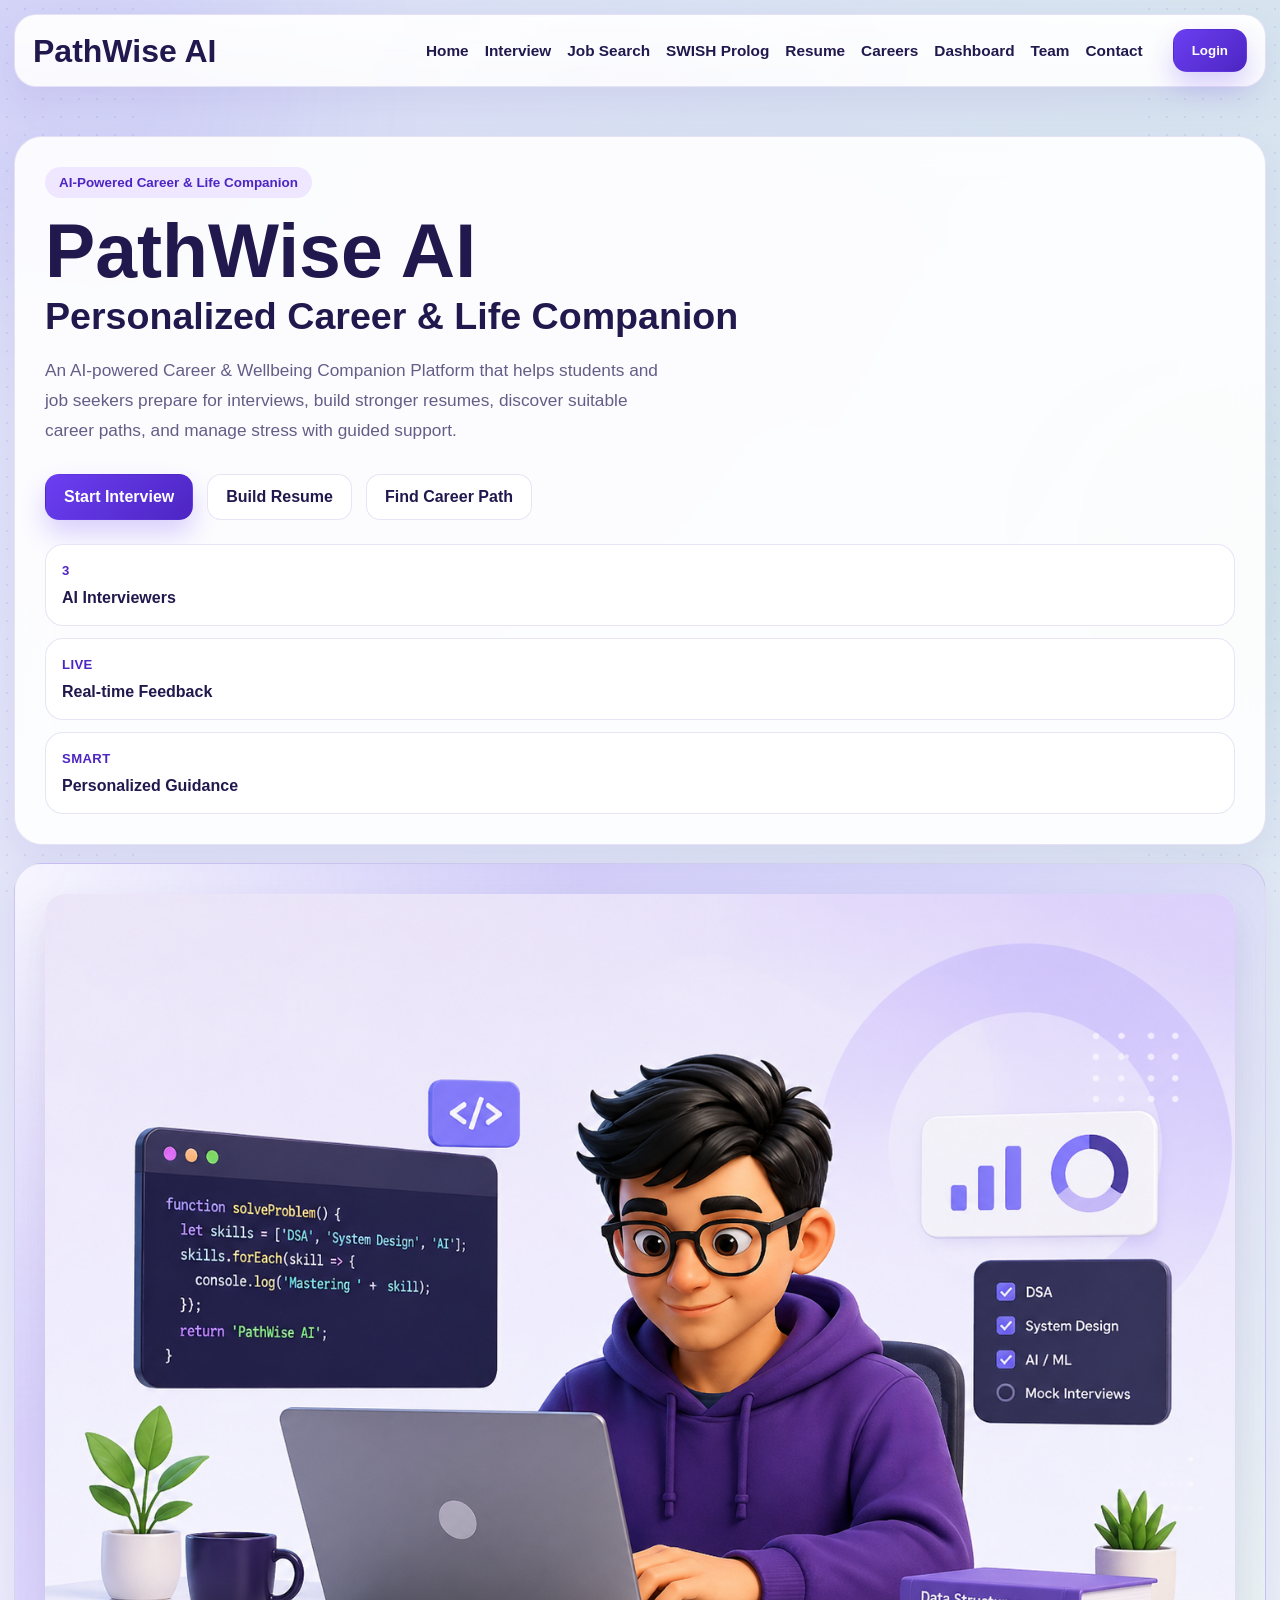
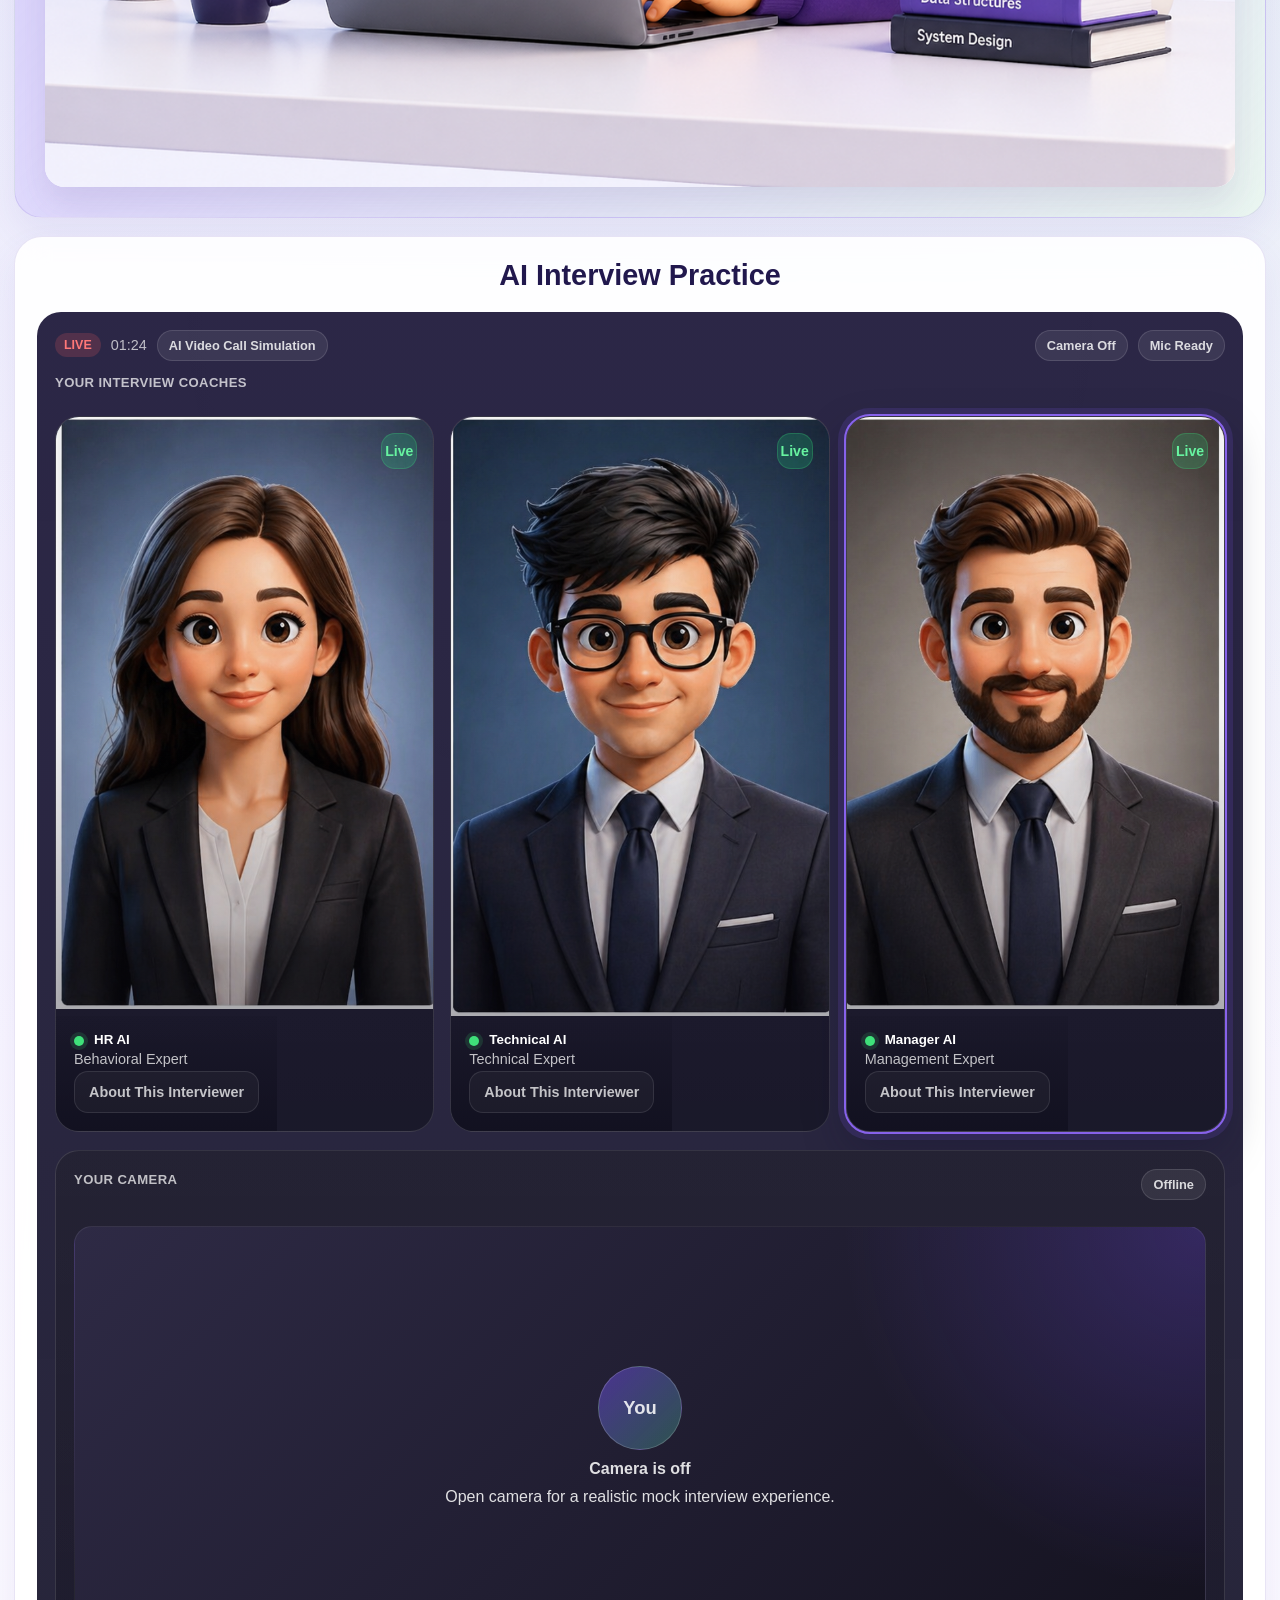
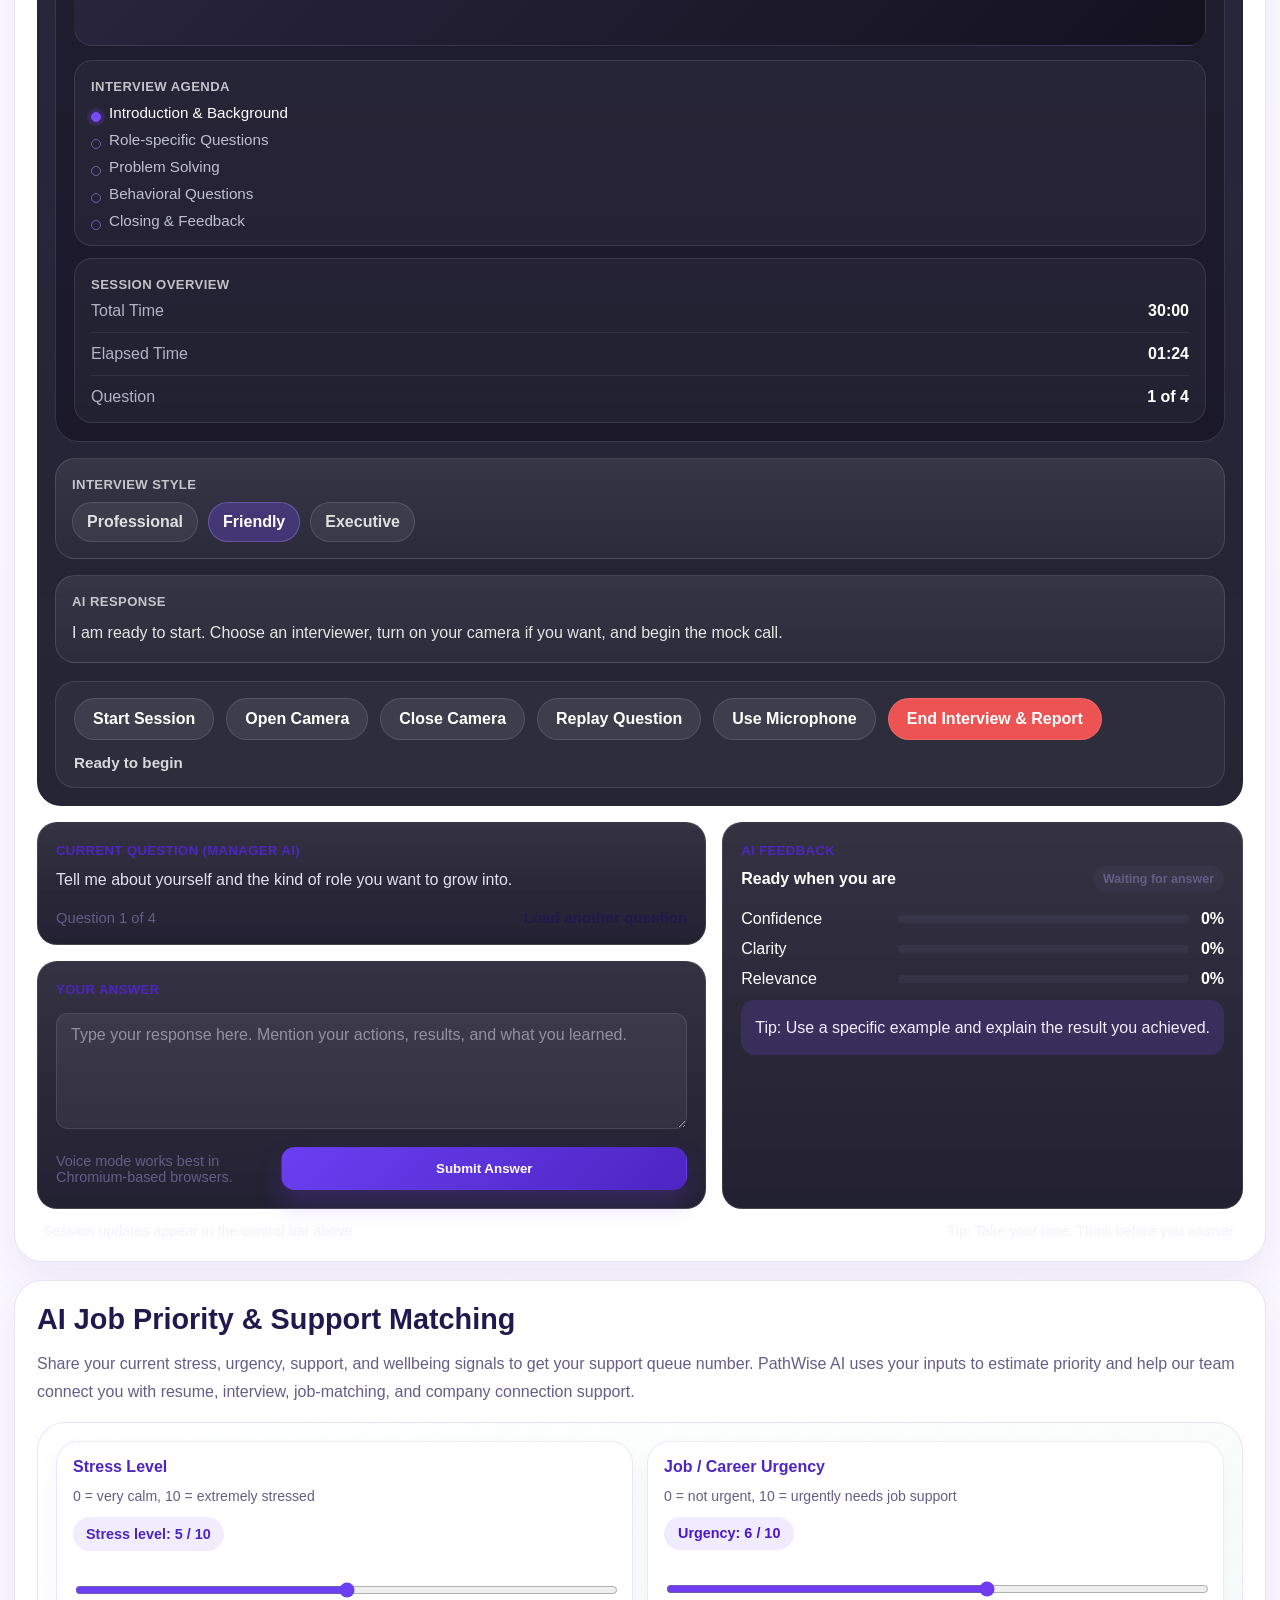
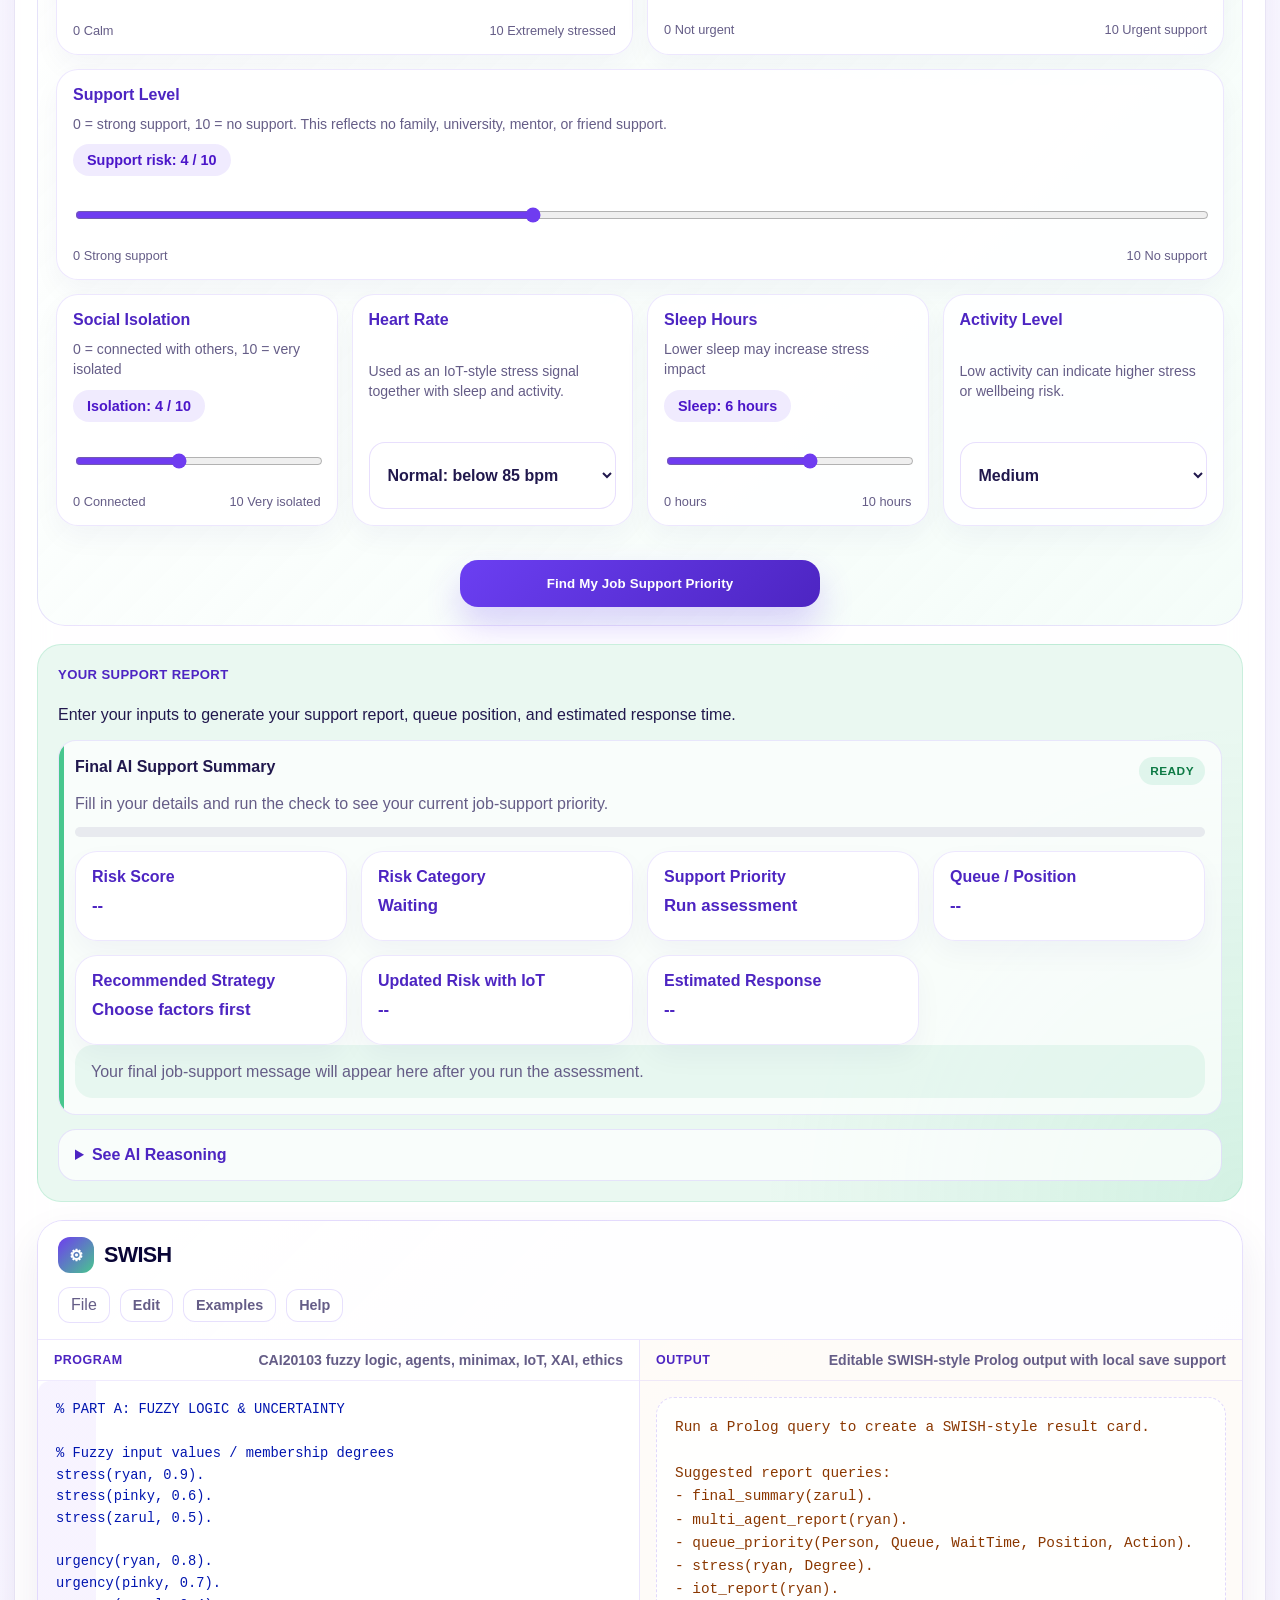
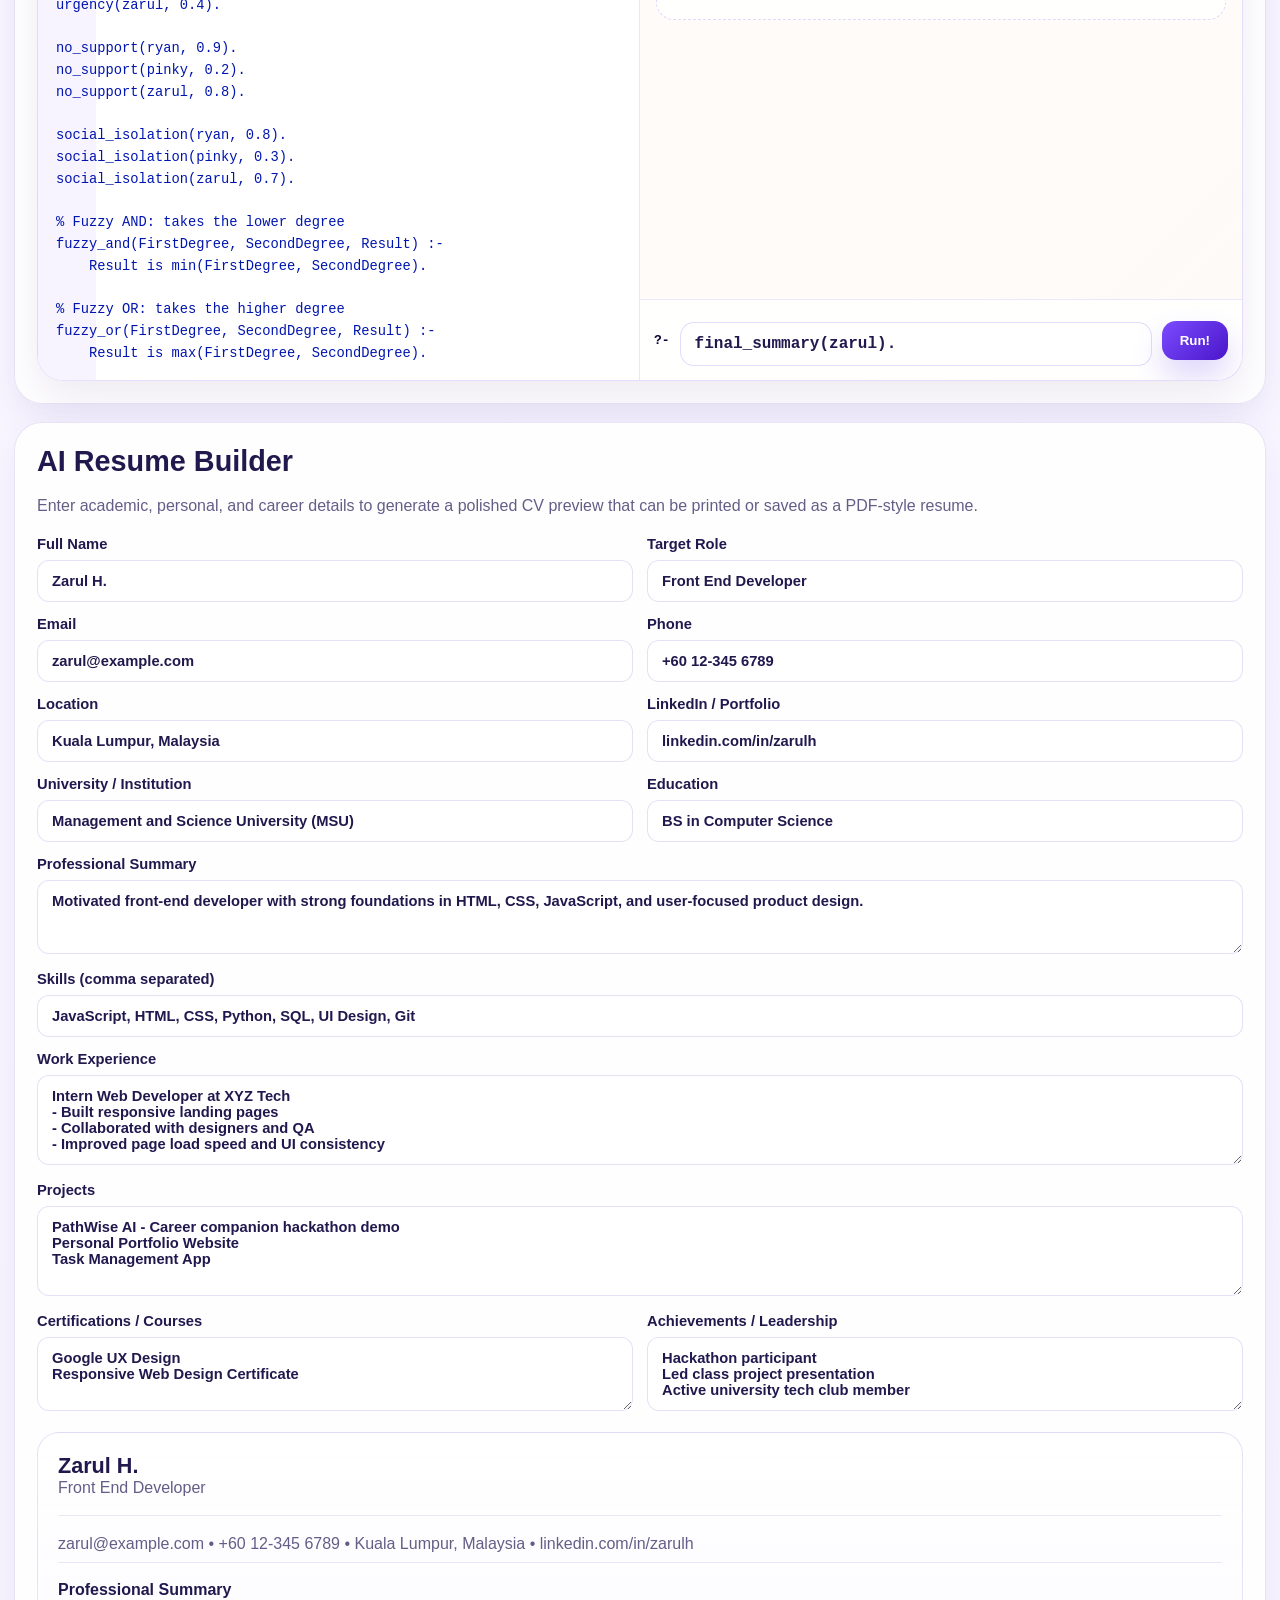
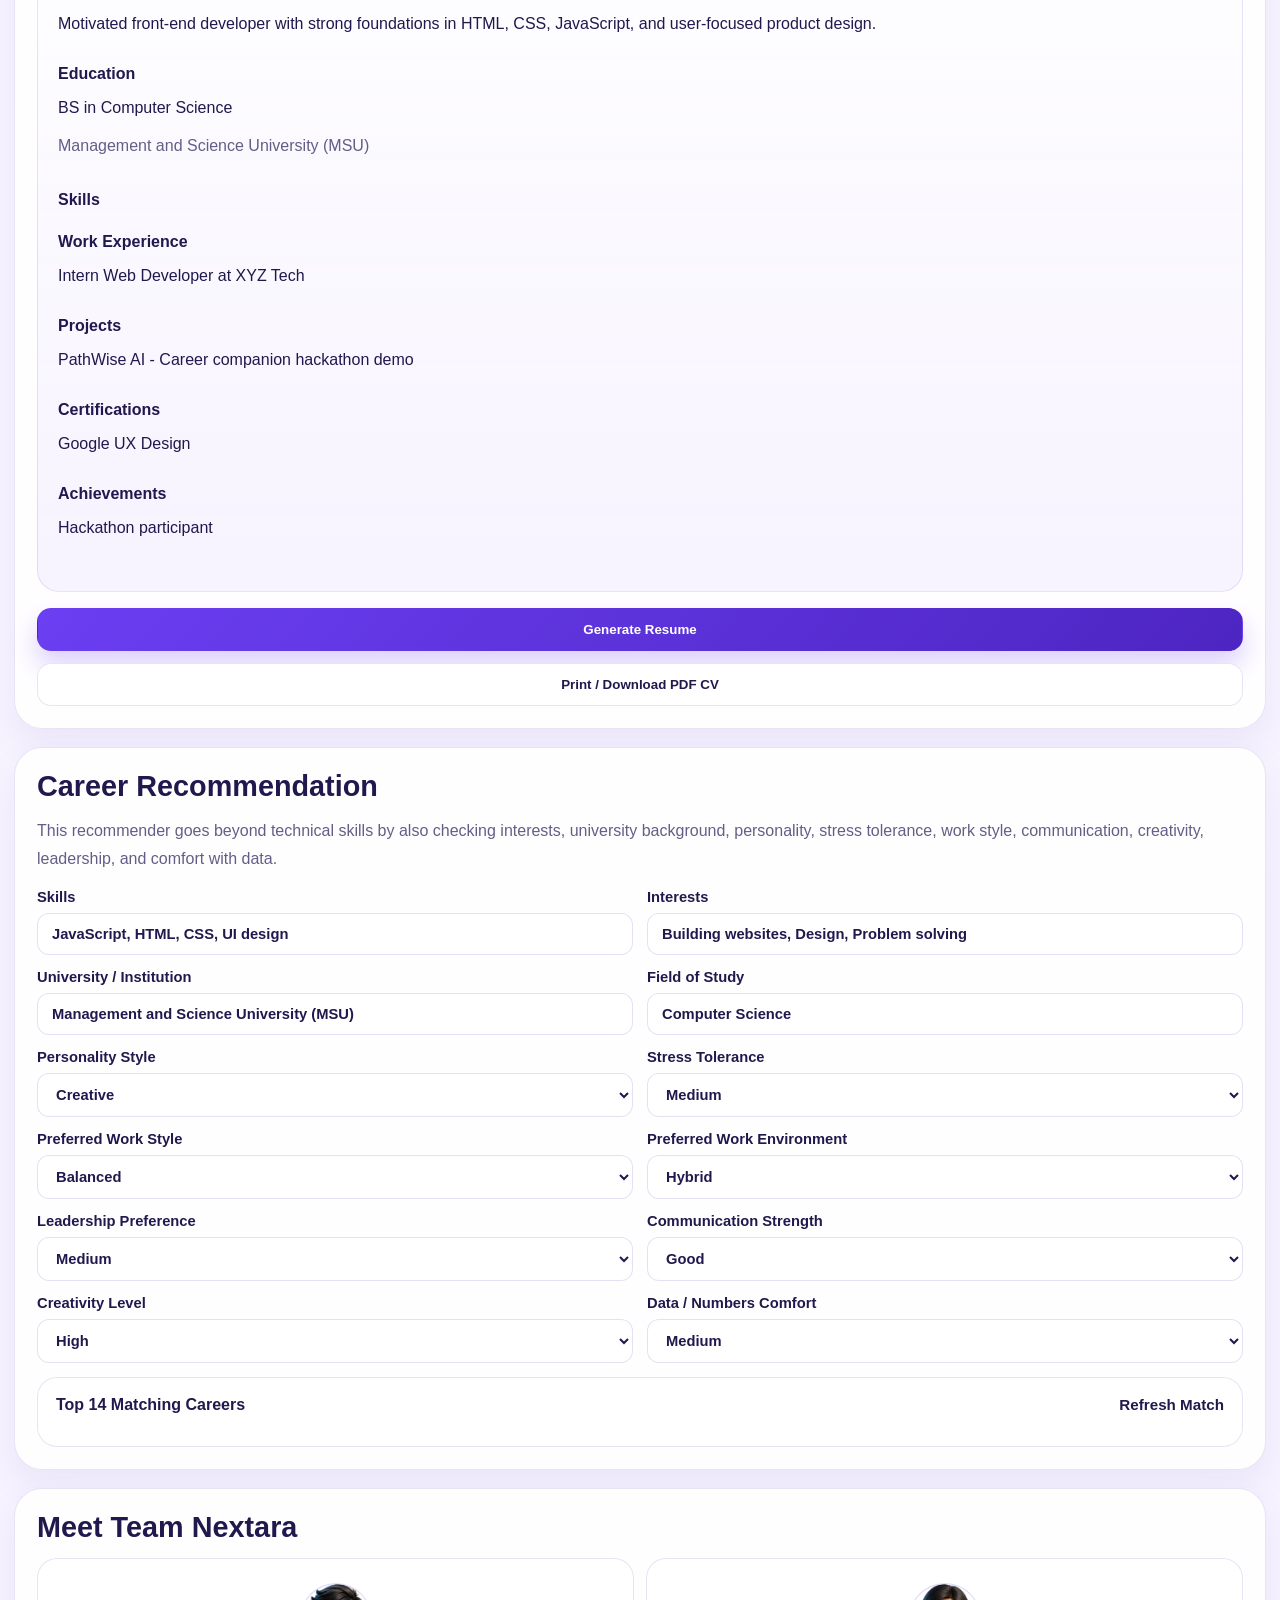
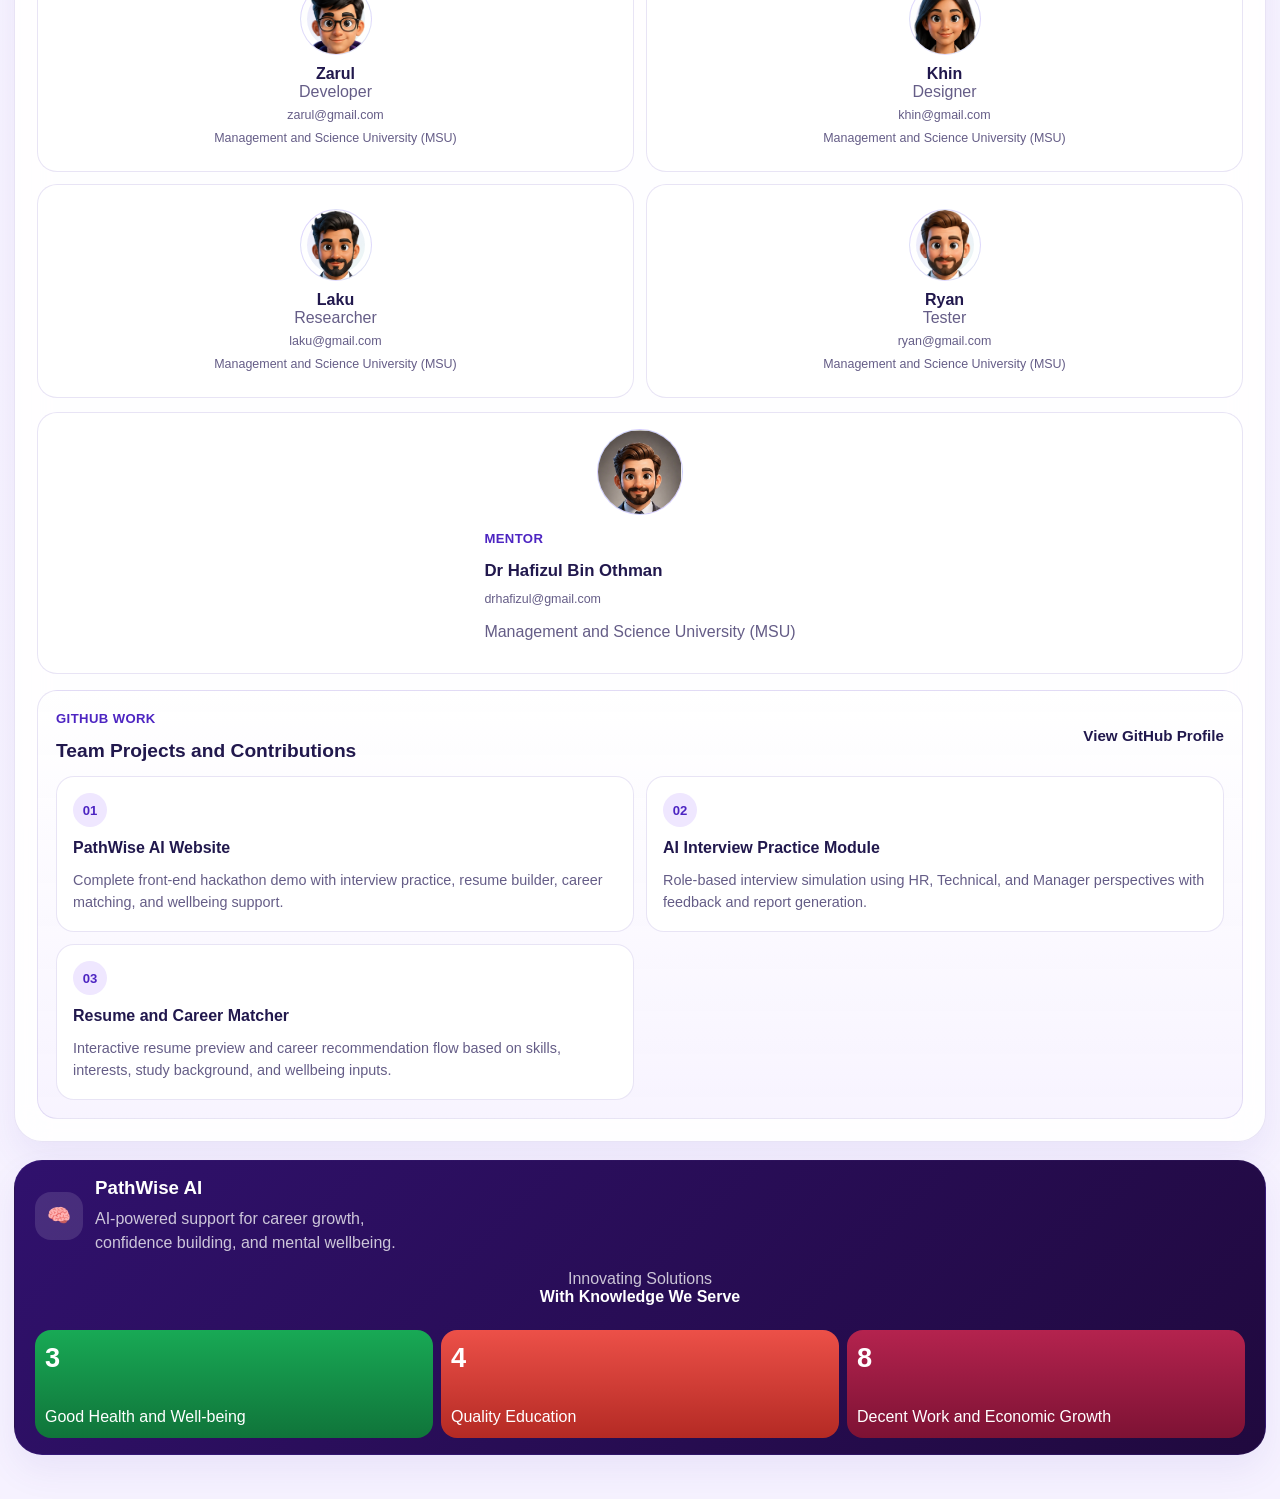
<file: index2.html>
<!DOCTYPE html>
<html lang="en">
  <head>
    <meta charset="UTF-8" />
    <meta name="viewport" content="width=device-width, initial-scale=1.0" />
    <title>PathWise AI | Nextara</title>
    <link rel="stylesheet" href="style2.css" />
    <script defer src="js/prolog-api.js"></script>
    <script defer src="script2.js"></script>
    <style>
      .swish-demo-card {
        margin-top: 18px;
        overflow: hidden;
        border: 1px solid rgba(107, 63, 242, 0.16);
        border-radius: 26px;
        background: linear-gradient(135deg, rgba(255, 255, 255, 0.97), rgba(247, 243, 255, 0.9));
        box-shadow: 0 18px 42px rgba(36, 19, 91, 0.08);
      }

      .swish-demo-topbar {
        display: flex;
        flex-direction: column;
        align-items: flex-start;
        gap: 14px;
        padding: 16px 20px;
        border-bottom: 1px solid rgba(107, 63, 242, 0.12);
        background: rgba(255, 255, 255, 0.86);
      }

      .swish-brand {
        display: flex;
        align-items: center;
        gap: 10px;
        font-weight: 900;
        color: #090536;
      }

      .swish-menu-group {
        position: relative;
      }

      .swish-brand-icon {
        width: 36px;
        height: 36px;
        display: grid;
        place-items: center;
        border-radius: 12px;
        background: linear-gradient(135deg, #6f3cf0, #48c78e);
        color: #fff;
      }

      .swish-brand strong {
        font-size: 1.35rem;
        letter-spacing: -0.03em;
      }

      .swish-menu {
        display: flex;
        flex-wrap: wrap;
        gap: 10px;
        align-items: center;
      }

      .swish-menu-item,
      .swish-menu-action {
        padding: 8px 12px;
        border: 1px solid rgba(107, 63, 242, 0.16);
        border-radius: 12px;
        background: rgba(255, 255, 255, 0.94);
        color: var(--muted);
        font-weight: 800;
        font-size: 0.9rem;
        line-height: 1;
      }

      .swish-menu-item {
        display: inline-flex;
        align-items: center;
        white-space: nowrap;
      }

      button.swish-menu-item,
      .swish-menu-action {
        cursor: pointer;
      }

      button.swish-menu-item {
        font: inherit;
      }

      .swish-menu-action {
        width: 100%;
        justify-content: flex-start;
        text-align: left;
        font: inherit;
      }

      .swish-menu-item:hover,
      .swish-menu-action:hover {
        color: var(--primary-dark);
        box-shadow: 0 12px 24px rgba(107, 63, 242, 0.12);
      }

      .swish-menu-panel {
        position: absolute;
        top: calc(100% + 8px);
        left: 0;
        z-index: 20;
        display: grid;
        gap: 6px;
        min-width: 170px;
        padding: 10px;
        border: 1px solid rgba(107, 63, 242, 0.16);
        border-radius: 16px;
        background: rgba(255, 255, 255, 0.98);
        box-shadow: 0 18px 42px rgba(36, 19, 91, 0.12);
      }

      .swish-menu-panel[hidden] {
        display: none;
      }

      .swish-demo-body {
        display: grid;
        grid-template-columns: repeat(2, minmax(0, 1fr));
        height: clamp(560px, 62vw, 640px);
        max-width: 100%;
      }

      .swish-editor,
      .swish-console {
        min-width: 0;
        min-height: 0;
      }

      .swish-editor {
        display: grid;
        grid-template-rows: auto minmax(0, 1fr);
        border-right: 1px solid rgba(107, 63, 242, 0.14);
        background: #fff;
      }

      .swish-console {
        display: grid;
        grid-template-rows: auto minmax(0, 1fr) auto;
        background: rgba(255, 252, 248, 0.88);
      }

      .swish-pane-head {
        display: flex;
        align-items: center;
        justify-content: space-between;
        gap: 12px;
        padding: 12px 16px;
        border-bottom: 1px solid rgba(107, 63, 242, 0.1);
      }

      .swish-pane-head span {
        color: var(--primary-dark);
        font-size: 0.78rem;
        font-weight: 900;
        letter-spacing: 0.04em;
        text-transform: uppercase;
      }

      .swish-pane-head small {
        color: var(--muted);
        font-size: 0.88rem;
        font-weight: 700;
      }

      .swish-program {
        display: block;
        width: 100%;
        height: 100%;
        min-height: 0;
        margin: 0;
        padding: 18px;
        border: 0;
        overflow: auto;
        color: #0015af;
        background:
          linear-gradient(90deg, rgba(247, 243, 255, 0.95) 0 58px, transparent 58px),
          #fff;
        font-family: "Consolas", "Courier New", monospace;
        font-size: 0.86rem;
        line-height: 1.58;
        white-space: pre;
        resize: none;
        box-sizing: border-box;
      }

      .swish-program:focus {
        outline: none;
        caret-color: #4b16c9;
        box-shadow: inset 0 0 0 2px rgba(107, 63, 242, 0.18);
      }

      .swish-results-shell {
        display: grid;
        grid-template-rows: auto minmax(0, 1fr);
        min-height: 0;
        padding: 16px;
        gap: 12px;
      }

      .swish-empty-state {
        padding: 18px;
        border: 1px dashed rgba(107, 63, 242, 0.2);
        border-radius: 18px;
        background: rgba(255, 255, 255, 0.82);
        color: #8a3700;
        font-family: "Consolas", "Courier New", monospace;
        font-size: 0.9rem;
        line-height: 1.6;
        white-space: pre-wrap;
      }

      .swish-results-list {
        display: grid;
        align-content: start;
        gap: 14px;
        min-height: 0;
        overflow: auto;
        padding-right: 2px;
      }

      .swish-result-card {
        display: grid;
        gap: 10px;
        padding: 14px 16px 16px;
        border: 1px solid rgba(107, 63, 242, 0.14);
        border-radius: 18px;
        background: rgba(255, 255, 255, 0.94);
        box-shadow: 0 10px 24px rgba(36, 19, 91, 0.06);
      }

      .swish-result-card-header {
        display: flex;
        align-items: flex-start;
        justify-content: space-between;
        gap: 12px;
      }

      .swish-result-query {
        color: #1a155a;
        font-family: "Consolas", "Courier New", monospace;
        font-size: 0.96rem;
        font-weight: 900;
        line-height: 1.45;
        overflow-wrap: anywhere;
      }

      .swish-result-close {
        flex: 0 0 auto;
        width: 30px;
        height: 30px;
        border: 1px solid rgba(107, 63, 242, 0.16);
        border-radius: 999px;
        background: rgba(247, 243, 255, 0.95);
        color: var(--muted);
        font-size: 1rem;
        font-weight: 900;
        line-height: 1;
        cursor: pointer;
      }

      .swish-result-close:hover {
        color: #4b16c9;
        box-shadow: 0 8px 18px rgba(107, 63, 242, 0.12);
      }

      .swish-result-body {
        margin: 0;
        color: #8a3700;
        font-family: "Consolas", "Courier New", monospace;
        font-size: 0.92rem;
        line-height: 1.58;
        white-space: pre-wrap;
        overflow-wrap: anywhere;
      }

      .swish-storage-message {
        min-height: 1.2em;
        margin: 0 14px 12px;
        color: #128852;
        font-size: 0.82rem;
        font-weight: 800;
      }

      .swish-storage-message.is-error {
        color: #9a5a00;
      }

      .swish-query-bar {
        display: grid;
        grid-template-columns: auto minmax(0, 1fr) auto;
        gap: 10px;
        align-items: center;
        padding: 14px;
        border-top: 1px solid rgba(107, 63, 242, 0.12);
        background: rgba(255, 255, 255, 0.92);
      }

      .swish-query-bar code {
        color: #090536;
        font-weight: 900;
      }

      .swish-query-bar select,
      .swish-query-bar input {
        width: 100%;
        min-width: 0;
        padding: 12px 14px;
        border: 1px solid rgba(107, 63, 242, 0.18);
        border-radius: 14px;
        color: var(--text);
        font-weight: 800;
      }

      .swish-query-bar input {
        font-family: "Consolas", "Courier New", monospace;
        background: #fff;
      }

      .swish-run-btn {
        padding: 12px 18px;
        border: 0;
        border-radius: 14px;
        background: linear-gradient(135deg, #7b4bff, #4b16c9);
        color: #fff;
        font-weight: 900;
        cursor: pointer;
        box-shadow: 0 16px 30px rgba(107, 63, 242, 0.22);
      }

      .swish-run-btn:hover {
        transform: translateY(-1px);
      }

      .job-priority-panel {
        display: grid;
        gap: 16px;
        padding: 18px;
        border: 1px solid rgba(111, 60, 240, 0.14);
        border-radius: 28px;
        background: linear-gradient(135deg, rgba(255, 255, 255, 0.96), rgba(241, 252, 247, 0.74));
      }

      .job-priority-grid,
      .job-priority-result-grid {
        display: grid;
        grid-template-columns: repeat(4, minmax(0, 1fr));
        gap: 14px;
      }

      .job-priority-field-split {
        grid-column: span 2;
      }

      .job-priority-field-full {
        grid-column: 1 / -1;
      }

      .job-priority-field,
      .job-priority-result-grid > div {
        display: grid;
        gap: 10px;
        padding: 16px;
        border: 1px solid rgba(111, 60, 240, 0.12);
        border-radius: 22px;
        background: rgba(255, 255, 255, 0.92);
        box-shadow: 0 12px 28px rgba(36, 19, 91, 0.04);
      }

      .job-priority-field h4,
      .job-priority-result-grid span {
        margin: 0;
        color: var(--primary-dark);
        font-size: 1rem;
        font-weight: 900;
      }

      .job-priority-helper {
        color: var(--muted);
        font-size: 0.88rem;
        line-height: 1.45;
      }

      .job-priority-value {
        display: inline-flex;
        align-items: center;
        justify-content: center;
        width: fit-content;
        padding: 8px 14px;
        border-radius: 999px;
        background: rgba(111, 60, 240, 0.1);
        color: #4b16c9;
        font-size: 0.9rem;
        font-weight: 900;
      }

      .job-priority-range {
        width: 100%;
        accent-color: #6f3cf0;
      }

      .job-priority-scale {
        display: flex;
        justify-content: space-between;
        gap: 14px;
        color: var(--muted);
        font-size: 0.8rem;
      }

      .job-priority-field select {
        width: 100%;
        padding: 12px 14px;
        border: 1px solid rgba(111, 60, 240, 0.16);
        border-radius: 16px;
        background: #fff;
        color: var(--text);
        font: inherit;
        font-weight: 800;
      }

      .job-priority-field-wide {
        grid-column: 1 / -1;
        max-width: 420px;
        justify-self: center;
        width: 100%;
      }

      .job-priority-actions {
        display: flex;
        justify-content: center;
      }

      .job-priority-actions .fuzzy-submit-btn {
        width: min(100%, 360px);
      }

      .job-priority-result-grid {
        grid-template-columns: repeat(4, minmax(0, 1fr));
      }

      .job-priority-result-grid > div strong {
        color: var(--primary-dark);
        font-size: 1.05rem;
      }

      .job-priority-message {
        margin: 12px 0 0;
        padding: 14px 16px;
        border-radius: 18px;
        background: rgba(72, 199, 142, 0.1);
        color: var(--primary-dark);
        line-height: 1.6;
      }

      .job-priority-reasoning-report {
        margin: 14px 0 0;
        padding: 16px 18px;
        border: 1px solid rgba(111, 60, 240, 0.12);
        border-radius: 18px;
        background: rgba(255, 255, 255, 0.92);
        color: #8a3700;
        font-family: "Consolas", "Courier New", monospace;
        font-size: 0.92rem;
        line-height: 1.6;
        white-space: pre-wrap;
      }

      @media (min-width: 901px) {
        .topbar {
          display: flex;
          align-items: center;
          justify-content: space-between;
          gap: 18px;
        }

        .header-brand {
          flex: 0 0 auto;
          margin-right: auto;
        }

        .brand-text {
          display: flex;
          align-items: center;
        }

        .brand-text strong {
          font-size: 2rem;
          line-height: 1;
        }

        .main-nav {
          display: flex;
          flex: 0 0 auto;
          flex-wrap: nowrap;
          align-items: center;
          gap: 16px;
          margin-left: auto;
          margin-right: 12px;
        }

        .main-nav a {
          white-space: nowrap;
          font-size: 0.96rem;
        }

        .topbar-actions {
          display: flex;
          align-items: center;
          flex: 0 0 auto;
        }
      }

      @media (max-width: 900px) {
        .swish-demo-body {
          grid-template-columns: 1fr;
          height: auto;
        }

        .swish-editor {
          border-right: 0;
          border-bottom: 1px solid rgba(107, 63, 242, 0.14);
        }

        .swish-program {
          min-height: 380px;
          height: 380px;
        }

        .swish-results-list {
          max-height: 360px;
        }

        .swish-results-shell {
          min-height: 360px;
        }

        .swish-query-bar {
          grid-template-columns: 1fr;
        }

        .job-priority-grid,
        .job-priority-result-grid {
          grid-template-columns: 1fr;
        }

        .job-priority-field-split,
        .job-priority-field-full,
        .job-priority-field-wide {
          grid-column: auto;
          max-width: none;
          justify-self: stretch;
        }
      }
    </style>
  </head>
  <body>
    <div class="ambient ambient-left"></div>
    <div class="ambient ambient-right"></div>

    <div class="site-shell">
      <header class="topbar" id="home">
        <div class="header-brand">
          <div class="brand-text">
            <strong>PathWise AI</strong>
          </div>
        </div>

        <button class="menu-toggle" id="menuToggle" type="button" aria-label="Toggle navigation">
          <span></span>
          <span></span>
          <span></span>
        </button>

        <nav class="main-nav" id="mainNav">
          <a href="#home">Home</a>
          <a href="#interview-demo">Interview</a>
          <a href="#job-search">Job Search</a>
          <a href="#swish-prolog">SWISH Prolog</a>
          <a href="#resume-builder">Resume</a>
          <a href="#career-path">Careers</a>
          <a href="#dashboard">Dashboard</a>
          <a href="#team">Team</a>
          <a href="#footer">Contact</a>
        </nav>

        <div class="topbar-actions">
          <button class="login-btn" id="loginTriggerBtn" type="button">Login</button>
        </div>
      </header>

      <main>
        <section class="hero-grid section-anchor">
          <div class="hero-panel">
            <span class="eyebrow">AI-Powered Career &amp; Life Companion</span>
            <h1>PathWise AI</h1>
            <h2>Personalized Career &amp; Life Companion</h2>
            <p class="hero-copy">
              An AI-powered Career &amp; Wellbeing Companion Platform that helps
              students and job seekers prepare for interviews, build stronger
              resumes, discover suitable career paths, and manage stress with
              guided support.
            </p>

            <div class="hero-actions">
              <a class="primary-btn" href="#interview-demo">Start Interview</a>
              <a class="secondary-btn" href="#resume-builder">Build Resume</a>
              <a class="secondary-btn" href="#career-path">Find Career Path</a>
            </div>

            <div class="hero-meta">
              <div class="meta-card">
                <span class="meta-label">3</span>
                <strong>AI Interviewers</strong>
              </div>
              <div class="meta-card">
                <span class="meta-label">Live</span>
                <strong>Real-time Feedback</strong>
              </div>
              <div class="meta-card">
                <span class="meta-label">Smart</span>
                <strong>Personalized Guidance</strong>
              </div>
            </div>
          </div>

          <div class="hero-visual">
            <img class="hero-visual-image" src="assets/home.png" alt="PathWise AI hero illustration" />
          </div>
        </section>

        <section class="section-card interview-demo" id="interview-demo">
          <div class="section-title centered">
            <h3>AI Interview Practice</h3>
          </div>

          <div class="video-stage avatar-style-friendly" id="videoStage">
            <div class="stage-topbar">
              <div class="stage-status-group">
                <span class="live-pill">LIVE</span>
                <span class="stage-clock" id="stageClock">01:24</span>
                <span class="call-mode-pill">AI Video Call Simulation</span>
              </div>
              <div class="device-status-row">
                <span class="device-pill" id="cameraStatus">Camera Off</span>
                <span class="device-pill" id="micStatus">Mic Ready</span>
              </div>
            </div>

            <div class="stage-toolbar">
              <div class="interview-panel-main">
                <span class="mini-label stage-label">Your Interview Coaches</span>
                <div class="speaker-grid">
                  <button class="speaker-card" type="button" data-role="hr">
                    <div class="speaker-avatar hr-avatar">
                      <span class="speaker-wave" aria-hidden="true">Live</span>
                      <img class="speaker-photo" src="assets/interview_hr_new.png" alt="HR AI avatar" />
                    </div>
                    <div class="speaker-meta">
                      <div class="speaker-meta-top">
                        <span class="speaker-online" aria-hidden="true"></span>
                        <strong>HR AI</strong>
                      </div>
                      <span>Behavioral Expert</span>
                      <span class="speaker-action">About This Interviewer</span>
                    </div>
                  </button>

                  <button class="speaker-card" type="button" data-role="technical">
                    <div class="speaker-avatar technical-avatar">
                      <span class="speaker-wave" aria-hidden="true">Live</span>
                      <img class="speaker-photo" src="assets/interview_technical_new.png" alt="Technical AI avatar" />
                    </div>
                    <div class="speaker-meta">
                      <div class="speaker-meta-top">
                        <span class="speaker-online" aria-hidden="true"></span>
                        <strong>Technical AI</strong>
                      </div>
                      <span>Technical Expert</span>
                      <span class="speaker-action">About This Interviewer</span>
                    </div>
                  </button>

                  <button class="speaker-card active" type="button" data-role="manager">
                    <div class="speaker-avatar manager-avatar">
                      <span class="speaker-wave" aria-hidden="true">Live</span>
                      <img class="speaker-photo" src="assets/interview_manager_new.png" alt="Manager AI avatar" />
                    </div>
                    <div class="speaker-meta">
                      <div class="speaker-meta-top">
                        <span class="speaker-online" aria-hidden="true"></span>
                        <strong>Manager AI</strong>
                      </div>
                      <span>Management Expert</span>
                      <span class="speaker-action">About This Interviewer</span>
                    </div>
                  </button>
                </div>
              </div>

              <div class="user-stage-card">
                <div class="user-stage-head">
                  <span class="mini-label stage-label">Your Camera</span>
                  <span class="camera-indicator" id="cameraIndicator">Offline</span>
                </div>
                <div class="user-video-wrap">
                  <video id="userVideo" autoplay muted playsinline></video>
                  <div class="user-video-placeholder" id="userVideoPlaceholder">
                    <div class="user-video-avatar">You</div>
                    <strong>Camera is off</strong>
                    <span>Open camera for a realistic mock interview experience.</span>
                  </div>
                </div>
                <div class="camera-summary-grid">
                  <div class="camera-summary-card">
                    <span class="mini-label stage-label">Interview Agenda</span>
                    <ul class="agenda-list">
                      <li class="active">Introduction &amp; Background</li>
                      <li>Role-specific Questions</li>
                      <li>Problem Solving</li>
                      <li>Behavioral Questions</li>
                      <li>Closing &amp; Feedback</li>
                    </ul>
                  </div>
                  <div class="camera-summary-card">
                    <span class="mini-label stage-label">Session Overview</span>
                    <div class="overview-stats">
                      <div class="overview-item">
                        <span>Total Time</span>
                        <strong>30:00</strong>
                      </div>
                      <div class="overview-item">
                        <span>Elapsed Time</span>
                        <strong id="elapsedClock">01:24</strong>
                      </div>
                      <div class="overview-item">
                        <span>Question</span>
                        <strong id="overviewQuestionCounter">1 of 4</strong>
                      </div>
                    </div>
                  </div>
                </div>
              </div>
            </div>

            <div class="call-config-bar">
              <div class="avatar-style-picker">
                <span class="mini-label stage-label">Interview Style</span>
                <div class="style-options">
                  <button class="style-chip" type="button" data-avatar-style="professional">Professional</button>
                  <button class="style-chip active" type="button" data-avatar-style="friendly">Friendly</button>
                  <button class="style-chip" type="button" data-avatar-style="executive">Executive</button>
                </div>
              </div>

              <div class="ai-response-box">
                <span class="mini-label stage-label">AI Response</span>
                <p id="aiResponseText">
                  I am ready to start. Choose an interviewer, turn on your camera if
                  you want, and begin the mock call.
                </p>
              </div>
            </div>

            <div class="stage-controls">
              <button class="control-btn" id="startInterviewBtn" type="button">Start Session</button>
              <button class="control-btn" id="openCameraBtn" type="button">Open Camera</button>
              <button class="control-btn" id="closeCameraBtn" type="button">Close Camera</button>
              <button class="control-btn" id="replayQuestionBtn" type="button">Replay Question</button>
              <button class="control-btn" id="voiceAnswerBtn" type="button">Use Microphone</button>
              <button class="control-btn danger-control" id="finishInterviewBtn" type="button">End Interview &amp; Report</button>
              <span class="session-status" id="sessionStatus">Ready to begin</span>
            </div>
          </div>

          <div class="demo-panels">
            <article class="mini-panel qa-panel">
              <span class="mini-label">Current Question (<span id="questionRoleLabel">Manager AI</span>)</span>
              <p id="questionText">
                Tell me about yourself and the kind of role you want to grow
                into.
              </p>
              <div class="question-footer">
                <span id="questionCounter">Question 1 of 4</span>
                <button class="text-action" id="nextQuestionBtn" type="button">Load another question</button>
              </div>
            </article>

            <article class="mini-panel answer-panel">
              <label class="mini-label" for="answerInput">Your Answer</label>
              <textarea
                id="answerInput"
                rows="5"
                placeholder="Type your response here. Mention your actions, results, and what you learned."
              ></textarea>
              <div class="answer-actions">
                <span class="timer-note" id="voiceSupportNote">Voice mode works best in Chromium-based browsers.</span>
                <button class="primary-btn full-btn" id="submitAnswerBtn" type="button">
                  Submit Answer
                </button>
              </div>
            </article>

            <article class="mini-panel feedback-panel">
              <span class="mini-label">AI Feedback</span>
              <div class="feedback-header">
                <strong id="feedbackHeadline">Ready when you are</strong>
                <span id="feedbackTone" class="feedback-tone neutral">Waiting for answer</span>
              </div>

              <div class="feedback-metric">
                <span>Confidence</span>
                <div class="metric-line">
                  <div class="metric-fill" id="confidenceFill"></div>
                </div>
                <strong id="confidenceScore">0%</strong>
              </div>

              <div class="feedback-metric">
                <span>Clarity</span>
                <div class="metric-line">
                  <div class="metric-fill" id="clarityFill"></div>
                </div>
                <strong id="clarityScore">0%</strong>
              </div>

              <div class="feedback-metric">
                <span>Relevance</span>
                <div class="metric-line">
                  <div class="metric-fill" id="relevanceFill"></div>
                </div>
                <strong id="relevanceScore">0%</strong>
              </div>

              <p class="tip-box" id="feedbackTip">
                Tip: Use a specific example and explain the result you achieved.
              </p>
            </article>
          </div>

          <div class="stage-note-bar">
            <span class="session-note-copy">Session updates appear in the control bar above.</span>
            <span class="session-tip">Tip: Take your time. Think before you answer.</span>
          </div>

          <article class="mini-panel report-panel hidden" id="sessionReport">
            <div class="report-head">
              <div>
                <span class="mini-label">Interview Report</span>
                <h4 id="reportRoleTitle">Technical AI Session Summary</h4>
                <p id="reportVerdict">
                  Complete a short voice or text interview to unlock the final
                  strengths and improvement report.
                </p>
              </div>
              <div class="report-score">
                <span>Overall Score</span>
                <strong id="reportOverallScore">--</strong>
              </div>
            </div>

            <div class="report-grid">
              <div class="report-card">
                <strong>Pros</strong>
                <ul class="bullet-list compact" id="reportPros"></ul>
              </div>
              <div class="report-card">
                <strong>What to Improve</strong>
                <ul class="bullet-list compact" id="reportCons"></ul>
              </div>
              <div class="report-card">
                <strong>Next Steps</strong>
                <ul class="bullet-list compact" id="reportNextSteps"></ul>
              </div>
            </div>

            <div class="report-breakdown" id="reportBreakdown"></div>
            <button class="secondary-btn" id="downloadReportBtn" type="button">Download Report</button>
          </article>
        </section>

        <section class="content-grid">
          <article class="section-card wellbeing-card" id="job-search">
            <div class="section-title">
              <h3>AI Job Priority &amp; Support Matching</h3>
            </div>
            <p class="section-lead">
              Share your current stress, urgency, support, and wellbeing
              signals to get your support queue number. PathWise AI uses your
              inputs to estimate priority and help our team connect you with
              resume, interview, job-matching, and company connection support.
            </p>

            <div class="wellbeing-layout vertical-layout">
              <div class="wellbeing-top-card job-priority-panel">
                <div class="job-priority-grid">
                  <div class="job-priority-field job-priority-field-split">
                    <h4>Stress Level</h4>
                    <span class="job-priority-helper">0 = very calm, 10 = extremely stressed</span>
                    <strong class="job-priority-value" id="stressValueText">Stress level: 5 / 10</strong>
                    <input class="job-priority-range" id="stressRange" type="range" min="0" max="10" value="5" />
                    <div class="job-priority-scale">
                      <span>0 Calm</span>
                      <span>10 Extremely stressed</span>
                    </div>
                  </div>

                  <div class="job-priority-field job-priority-field-split">
                    <h4>Job / Career Urgency</h4>
                    <span class="job-priority-helper">0 = not urgent, 10 = urgently needs job support</span>
                    <strong class="job-priority-value" id="jobUrgencyValueText">Urgency: 6 / 10</strong>
                    <input class="job-priority-range" id="jobUrgencyRange" type="range" min="0" max="10" value="6" />
                    <div class="job-priority-scale">
                      <span>0 Not urgent</span>
                      <span>10 Urgent support</span>
                    </div>
                  </div>

                  <div class="job-priority-field job-priority-field-full">
                    <h4>Support Level</h4>
                    <span class="job-priority-helper">0 = strong support, 10 = no support. This reflects no family, university, mentor, or friend support.</span>
                    <strong class="job-priority-value" id="supportLevelValueText">Support risk: 4 / 10</strong>
                    <input class="job-priority-range" id="supportLevelRange" type="range" min="0" max="10" value="4" />
                    <div class="job-priority-scale">
                      <span>0 Strong support</span>
                      <span>10 No support</span>
                    </div>
                  </div>

                  <div class="job-priority-field">
                    <h4>Social Isolation</h4>
                    <span class="job-priority-helper">0 = connected with others, 10 = very isolated</span>
                    <strong class="job-priority-value" id="socialIsolationValueText">Isolation: 4 / 10</strong>
                    <input class="job-priority-range" id="socialIsolationRange" type="range" min="0" max="10" value="4" />
                    <div class="job-priority-scale">
                      <span>0 Connected</span>
                      <span>10 Very isolated</span>
                    </div>
                  </div>

                  <div class="job-priority-field">
                    <h4>Heart Rate</h4>
                    <span class="job-priority-helper">Used as an IoT-style stress signal together with sleep and activity.</span>
                    <select id="heartRateSelect" aria-label="Heart rate">
                      <option value="76" selected>Normal: below 85 bpm</option>
                      <option value="92">Slightly high: 85-99 bpm</option>
                      <option value="105">High: 100 bpm and above</option>
                    </select>
                  </div>

                  <div class="job-priority-field">
                    <h4>Sleep Hours</h4>
                    <span class="job-priority-helper">Lower sleep may increase stress impact</span>
                    <strong class="job-priority-value" id="sleepHoursValueText">Sleep: 6 hours</strong>
                    <input class="job-priority-range" id="sleepHoursRange" type="range" min="0" max="10" value="6" />
                    <div class="job-priority-scale">
                      <span>0 hours</span>
                      <span>10 hours</span>
                    </div>
                  </div>

                  <div class="job-priority-field">
                    <h4>Activity Level</h4>
                    <span class="job-priority-helper">Low activity can indicate higher stress or wellbeing risk.</span>
                    <select id="activityLevelSelect" aria-label="Activity level">
                      <option value="low">Low</option>
                      <option value="medium" selected>Medium</option>
                      <option value="high">High</option>
                    </select>
                  </div>
                </div>

                <div class="job-priority-actions">
                  <button class="fuzzy-submit-btn" id="runFuzzyAssessmentBtn" type="button">
                    Find My Job Support Priority
                  </button>
                </div>
              </div>

              <div class="wellbeing-advice">
                <div class="wellbeing-advice-text">
                  <span class="mini-label">Your Support Report</span>
                  <p id="wellbeingMessage">
                    Enter your inputs to generate your support report, queue
                    position, and estimated response time.
                  </p>
                  <div class="wellbeing-summary-card fuzzy-result-card is-low" id="fuzzyResultCard">
                    <div class="fuzzy-result-head">
                      <strong>Final AI Support Summary</strong>
                      <span class="risk-badge low" id="fuzzyCategoryBadge">READY</span>
                    </div>
                    <p id="wellbeingSummary">
                      Fill in your details and run the check to see your current job-support priority.
                    </p>
                    <div class="risk-meter">
                      <div class="risk-meter-fill" id="fuzzyRiskMeter"></div>
                    </div>
                    <div class="job-priority-result-grid">
                      <div>
                        <span>Risk Score</span>
                        <strong id="fuzzyRiskScore">--</strong>
                      </div>
                      <div>
                        <span>Risk Category</span>
                        <strong id="fuzzyRiskCategory">Waiting</strong>
                      </div>
                      <div>
                        <span>Support Priority</span>
                        <strong id="fuzzyQueue">Run assessment</strong>
                      </div>
                      <div>
                        <span>Queue / Position</span>
                        <strong id="fuzzyPosition">--</strong>
                      </div>
                      <div>
                        <span>Recommended Strategy</span>
                        <strong id="fuzzyAction">Choose factors first</strong>
                      </div>
                      <div>
                        <span>Updated Risk with IoT</span>
                        <strong id="jobPriorityUpdatedRisk">--</strong>
                      </div>
                      <div>
                        <span>Estimated Response</span>
                        <strong id="fuzzyWait">--</strong>
                      </div>
                    </div>
                    <p class="job-priority-message" id="jobPriorityMessage">
                      Your final job-support message will appear here after you run the assessment.
                    </p>
                  </div>
                  <details class="fuzzy-reasoning-card" id="fuzzyReasoningCard">
                    <summary>See AI Reasoning</summary>
                    <pre class="job-priority-reasoning-report">Final AI Support Summary
User: <span id="reasonUser">current profile</span>
Risk score: <span id="reasonScore">0.5</span>
Risk category: <span id="reasonCategory">medium</span>
Support priority: <span id="reasonQueue">PRIORITY SUPPORT</span>
Recommended strategy: <span id="reasonAction">guided_support</span>
Updated risk with IoT: <span id="reasonUpdatedRisk">0.5</span>
Decision explained using XAI principles.</pre>
                  </details>
                </div>
              </div>
            </div>
            <div class="swish-demo-card" id="swish-prolog">
              <div class="swish-demo-topbar">
                <div class="swish-brand">
                  <span class="swish-brand-icon">⚙</span>
                  <strong>SWISH</strong>
                </div>
                <div class="swish-menu" aria-label="SWISH menu">
                  <div class="swish-menu-group">
                    <button class="swish-menu-item" id="swishFileMenuButton" type="button" aria-haspopup="true" aria-expanded="false">
                      File
                    </button>
                    <div class="swish-menu-panel" id="swishFileDropdown" hidden>
                      <button class="swish-menu-action" id="swishFileSaveBtn" type="button">Save</button>
                      <button class="swish-menu-action" id="swishDownloadBtn" type="button">Download .pl</button>
                    </div>
                  </div>
                  <span class="swish-menu-item">Edit</span>
                  <span class="swish-menu-item">Examples</span>
                  <span class="swish-menu-item">Help</span>
                </div>
              </div>

              <div class="swish-demo-body">
                <div class="swish-editor">
                  <div class="swish-pane-head">
                    <span>Program</span>
                    <small>CAI20103 fuzzy logic, agents, minimax, IoT, XAI, ethics</small>
                  </div>
                  <textarea class="swish-program" id="swishProgramCode" spellcheck="false"></textarea>
                </div>

                <div class="swish-console">
                  <div class="swish-pane-head">
                    <span>Output</span>
                    <small>Editable SWISH-style Prolog output with local save support</small>
                  </div>
                  <div class="swish-results-shell">
                    <div class="swish-empty-state" id="swishEmptyState">Run a Prolog query to create a SWISH-style result card.

Suggested report queries:
- final_summary(zarul).
- multi_agent_report(ryan).
- queue_priority(Person, Queue, WaitTime, Position, Action).
- stress(ryan, Degree).
- iot_report(ryan).</div>
                    <div class="swish-results-list" id="swishResultsPanel" aria-live="polite"></div>
                  </div>
                  <p class="swish-storage-message" id="swishStorageMessage" aria-live="polite"></p>
                  <div class="swish-query-bar">
                    <code>?-</code>
                    <input id="swishQueryInput" type="text" value="final_summary(zarul)." aria-label="Type Prolog query" />
                    <button class="swish-run-btn" id="swishRunBtn" type="button">Run!</button>
                  </div>
                </div>
              </div>
            </div>
          </article>

            <article class="section-card resume-card section-anchor" id="resume-builder">
              <div class="section-title">
                <h3>AI Resume Builder</h3>
              </div>
              <p class="section-lead">
                Enter academic, personal, and career details to generate a
                polished CV preview that can be printed or saved as a PDF-style
                resume.
              </p>

              <div class="resume-layout">
                <form class="resume-form" id="resumeForm">
                  <div class="form-grid-two">
                    <label>
                      Full Name
                      <input id="resumeName" type="text" value="Zarul H." />
                    </label>
                    <label>
                      Target Role
                      <input id="resumeTargetRole" type="text" value="Front End Developer" />
                    </label>
                  </div>

                  <div class="form-grid-two">
                    <label>
                      Email
                      <input id="resumeEmail" type="email" value="zarul@example.com" />
                    </label>
                    <label>
                      Phone
                      <input id="resumePhone" type="text" value="+60 12-345 6789" />
                    </label>
                  </div>

                  <div class="form-grid-two">
                    <label>
                      Location
                      <input id="resumeLocation" type="text" value="Kuala Lumpur, Malaysia" />
                    </label>
                    <label>
                      LinkedIn / Portfolio
                      <input id="resumePortfolio" type="text" value="linkedin.com/in/zarulh" />
                    </label>
                  </div>

                  <div class="form-grid-two">
                    <label>
                      University / Institution
                      <input id="resumeUniversity" type="text" value="Management and Science University (MSU)" />
                    </label>
                    <label>
                      Education
                      <input id="resumeEducation" type="text" value="BS in Computer Science" />
                    </label>
                  </div>

                  <label>
                    Professional Summary
                    <textarea id="resumeSummary" rows="3">Motivated front-end developer with strong foundations in HTML, CSS, JavaScript, and user-focused product design.</textarea>
                  </label>

                  <label>
                    Skills (comma separated)
                    <input id="resumeSkills" type="text" value="JavaScript, HTML, CSS, Python, SQL, UI Design, Git" />
                  </label>

                  <label>
                    Work Experience
                    <textarea id="resumeExperience" rows="4">Intern Web Developer at XYZ Tech
- Built responsive landing pages
- Collaborated with designers and QA
- Improved page load speed and UI consistency</textarea>
                  </label>

                  <label>
                    Projects
                    <textarea id="resumeProjects" rows="4">PathWise AI - Career companion hackathon demo
Personal Portfolio Website
Task Management App</textarea>
                  </label>

                  <div class="form-grid-two">
                    <label>
                      Certifications / Courses
                      <textarea id="resumeCertifications" rows="3">Google UX Design
Responsive Web Design Certificate</textarea>
                    </label>
                    <label>
                      Achievements / Leadership
                      <textarea id="resumeAchievements" rows="3">Hackathon participant
Led class project presentation
Active university tech club member</textarea>
                    </label>
                  </div>

                </form>

                <div class="resume-preview" id="resumePreview">
                  <div class="resume-preview-header">
                    <strong id="previewName">Zarul H.</strong>
                    <span id="previewRole">Front End Developer</span>
                  </div>
                  <div class="resume-preview-contact" id="previewContact">
                    zarul@example.com • +60 12-345 6789 • Kuala Lumpur, Malaysia • linkedin.com/in/zarulh
                  </div>
                  <div class="resume-preview-body">
                    <div>
                      <h4>Professional Summary</h4>
                      <p id="previewSummary">Motivated front-end developer with strong foundations in HTML, CSS, JavaScript, and user-focused product design.</p>
                    </div>
                    <div>
                      <h4>Education</h4>
                      <p id="previewEducation">BS in Computer Science</p>
                      <p class="preview-subtext" id="previewUniversity">Management and Science University (MSU)</p>
                    </div>
                    <div>
                      <h4>Skills</h4>
                      <div class="tag-list" id="previewSkills"></div>
                    </div>
                    <div>
                      <h4>Work Experience</h4>
                      <p id="previewExperience">Intern Web Developer at XYZ Tech</p>
                    </div>
                    <div>
                      <h4>Projects</h4>
                      <p id="previewProjects">PathWise AI - Career companion hackathon demo</p>
                    </div>
                    <div>
                      <h4>Certifications</h4>
                      <p id="previewCertifications">Google UX Design</p>
                    </div>
                    <div>
                      <h4>Achievements</h4>
                      <p id="previewAchievements">Hackathon participant</p>
                    </div>
                  </div>
                </div>
              </div>
              <div class="resume-actions">
                <button class="primary-btn full-btn" id="generateResumeBtn" type="button">
                  Generate Resume
                </button>
                <button class="secondary-btn full-btn" id="downloadResumePdfBtn" type="button">
                  Print / Download PDF CV
                </button>
              </div>
            </article>

            <article class="section-card career-card section-anchor" id="career-path">
              <div class="section-title">
                <h3>Career Recommendation</h3>
              </div>
              <p class="section-lead">
                This recommender goes beyond technical skills by also checking
                interests, university background, personality, stress tolerance,
                work style, communication, creativity, leadership, and comfort
                with data.
              </p>

              <form class="career-form" id="careerForm">
                <div class="career-top-fields expanded-career-fields">
                  <label>
                    Skills
                    <input id="careerSkills" type="text" value="JavaScript, HTML, CSS, UI design" />
                  </label>
                  <label>
                    Interests
                    <input id="careerInterests" type="text" value="Building websites, Design, Problem solving" />
                  </label>
                  <label>
                    University / Institution
                    <input id="careerUniversity" type="text" value="Management and Science University (MSU)" />
                  </label>
                  <label>
                    Field of Study
                    <input id="careerFieldOfStudy" type="text" value="Computer Science" />
                  </label>
                  <label>
                    Personality Style
                    <select id="careerPersonality">
                      <option value="analytical">Analytical</option>
                      <option value="creative" selected>Creative</option>
                      <option value="supportive">Supportive</option>
                      <option value="leader">Leadership-Oriented</option>
                    </select>
                  </label>
                  <label>
                    Stress Tolerance
                    <select id="stressTolerance">
                      <option value="low">Low</option>
                      <option value="medium" selected>Medium</option>
                      <option value="high">High</option>
                    </select>
                  </label>
                  <label>
                    Preferred Work Style
                    <select id="workStyle">
                      <option value="solo">Focused / Solo</option>
                      <option value="balanced" selected>Balanced</option>
                      <option value="collaborative">Highly Collaborative</option>
                    </select>
                  </label>
                  <label>
                    Preferred Work Environment
                    <select id="careerEnvironment">
                      <option value="remote">Remote</option>
                      <option value="hybrid" selected>Hybrid</option>
                      <option value="office">Office</option>
                      <option value="field">Hands-on / Field Work</option>
                    </select>
                  </label>
                  <label>
                    Leadership Preference
                    <select id="careerLeadership">
                      <option value="low">Low</option>
                      <option value="medium" selected>Medium</option>
                      <option value="high">High</option>
                    </select>
                  </label>
                  <label>
                    Communication Strength
                    <select id="careerCommunication">
                      <option value="developing">Developing</option>
                      <option value="good" selected>Good</option>
                      <option value="strong">Strong</option>
                    </select>
                  </label>
                  <label>
                    Creativity Level
                    <select id="careerCreativity">
                      <option value="low">Low</option>
                      <option value="medium">Medium</option>
                      <option value="high" selected>High</option>
                    </select>
                  </label>
                  <label>
                    Data / Numbers Comfort
                    <select id="careerDataComfort">
                      <option value="low">Low</option>
                      <option value="medium" selected>Medium</option>
                      <option value="high">High</option>
                    </select>
                  </label>
                </div>

                <div class="career-results">
                  <div class="career-list">
                    <div class="career-list-head">
                    <strong>Top 14 Matching Careers</strong>
                    <button class="text-action" id="recommendCareerBtn" type="button">
                      Refresh Match
                    </button>
                    </div>
                    <div id="careerResults"></div>
                  </div>
                </div>
            </form>
            </article>

          <article class="section-card team-card section-anchor" id="team">
            <div class="section-title">
              <h3>Meet Team Nextara</h3>
            </div>

            <div class="team-layout">
              <div class="team-members">
                <div class="person-card">
                  <div class="person-avatar"><img src="assets/avatar_set_2_tech.png" alt="Zarul avatar" /></div>
                  <strong>Zarul</strong>
                  <span>Developer</span>
                  <small>zarul@gmail.com</small>
                  <small>Management and Science University (MSU)</small>
                </div>
                <div class="person-card">
                  <div class="person-avatar"><img src="assets/avatar_set_4_female.png" alt="Khin avatar" /></div>
                  <strong>Khin</strong>
                  <span>Designer</span>
                  <small>khin@gmail.com</small>
                  <small>Management and Science University (MSU)</small>
                </div>
                <div class="person-card">
                  <div class="person-avatar"><img src="assets/avatar_set_5_mentor.png" alt="Laku avatar" /></div>
                  <strong>Laku</strong>
                  <span>Researcher</span>
                  <small>laku@gmail.com</small>
                  <small>Management and Science University (MSU)</small>
                </div>
                <div class="person-card">
                  <div class="person-avatar"><img src="assets/avatar_set_3_manager.png" alt="Ryan avatar" /></div>
                  <strong>Ryan</strong>
                  <span>Tester</span>
                  <small>ryan@gmail.com</small>
                  <small>Management and Science University (MSU)</small>
                </div>
              </div>

              <div class="mentor-card">
                <div class="person-avatar mentor-avatar"><img src="assets/interview_manager_new.png" alt="Mentor avatar" /></div>
                <div class="mentor-copy">
                  <span class="mini-label">Mentor</span>
                  <strong>Dr Hafizul Bin Othman</strong>
                  <small>drhafizul@gmail.com</small>
                  <p>Management and Science University (MSU)</p>
                </div>
              </div>
            </div>

            <div class="team-projects">
              <div class="team-projects-head">
                <div>
                  <span class="mini-label">GitHub Work</span>
                  <h4>Team Projects and Contributions</h4>
                </div>
                <a class="text-action" href="https://github.com/khinphyucinhtet" target="_blank" rel="noreferrer">
                  View GitHub Profile
                </a>
              </div>

              <div class="team-project-grid">
                <a class="team-project-card" href="https://github.com/khinphyucinhtet/pathwise_ai" target="_blank" rel="noreferrer">
                  <span>01</span>
                  <strong>PathWise AI Website</strong>
                  <p>Complete front-end hackathon demo with interview practice, resume builder, career matching, and wellbeing support.</p>
                </a>

                <a class="team-project-card" href="https://github.com/khinphyucinhtet/pathwise_ai" target="_blank" rel="noreferrer">
                  <span>02</span>
                  <strong>AI Interview Practice Module</strong>
                  <p>Role-based interview simulation using HR, Technical, and Manager perspectives with feedback and report generation.</p>
                </a>

                <a class="team-project-card" href="https://github.com/khinphyucinhtet/pathwise_ai" target="_blank" rel="noreferrer">
                  <span>03</span>
                  <strong>Resume and Career Matcher</strong>
                  <p>Interactive resume preview and career recommendation flow based on skills, interests, study background, and wellbeing inputs.</p>
                </a>
              </div>
            </div>
          </article>
        </section>
      </main>

      <footer class="footer-card" id="footer">
        <div class="footer-brand">
          <div class="footer-icon">🧠</div>
          <div>
            <h3>PathWise AI</h3>
            <p>
              AI-powered support for career growth, confidence building, and mental wellbeing.
            </p>
          </div>
        </div>

        <div class="footer-motto">
          <span>Innovating Solutions</span>
          <strong>With Knowledge We Serve</strong>
        </div>

        <div class="sdg-grid">
          <div class="sdg-card sdg-3">
            <strong>3</strong>
            <span>Good Health and Well-being</span>
          </div>
          <div class="sdg-card sdg-4">
            <strong>4</strong>
            <span>Quality Education</span>
          </div>
          <div class="sdg-card sdg-8">
            <strong>8</strong>
            <span>Decent Work and Economic Growth</span>
          </div>
        </div>
      </footer>

      <div class="auth-modal hidden" id="authModal" aria-hidden="true">
        <button class="auth-backdrop" id="authBackdrop" type="button" aria-label="Close login dialog"></button>
        <div class="auth-dialog" role="dialog" aria-modal="true" aria-labelledby="authTitle">
          <a class="auth-close" id="authCloseBtn" href="#home" aria-label="Close login dialog">×</a>

          <div class="auth-header">
            <span class="eyebrow">PathWise AI Access</span>
            <h3 id="authTitle">Continue to Login</h3>
            <p id="authSubtitle">
              Enter your email first. If the account exists, you can sign in. If not, you can register a new local demo account.
            </p>
          </div>

          <form class="auth-form" id="authForm">
            <label>
              Email
              <input id="authEmail" type="email" placeholder="Enter your email" required />
            </label>

            <label class="hidden" id="authFullnameField">
              Full Name
              <input id="authFullName" type="text" placeholder="Enter your full name" />
            </label>

            <label class="hidden" id="authPasswordField">
              Password
              <input id="authPassword" type="password" placeholder="Enter your password" />
            </label>

            <label class="hidden" id="authConfirmField">
              Confirm Password
              <input id="authConfirmPassword" type="password" placeholder="Confirm your password" />
            </label>

            <p class="auth-message hidden" id="authMessage"></p>

            <div class="auth-actions">
              <button class="secondary-btn full-btn" id="authBackBtn" type="button">Cancel</button>
              <button class="primary-btn full-btn" id="authSubmitBtn" type="submit">OK</button>
            </div>
          </form>
        </div>
      </div>
    </div>
    <script>
      document.addEventListener("DOMContentLoaded", () => {
        const swishRunBtn = document.getElementById("swishRunBtn");
        const swishDownloadBtn = document.getElementById("swishDownloadBtn");
        const swishQueryInput = document.getElementById("swishQueryInput");
        const swishProgramCode = document.getElementById("swishProgramCode");
        const swishResultsPanel = document.getElementById("swishResultsPanel");
        const swishEmptyState = document.getElementById("swishEmptyState");
        const swishStorageMessage = document.getElementById("swishStorageMessage");
        const swishBackendStatus = document.getElementById("swishBackendStatus");
        const swishFileMenuButton = document.getElementById("swishFileMenuButton");
        const swishFileDropdown = document.getElementById("swishFileDropdown");
        const swishFileSaveBtn = document.getElementById("swishFileSaveBtn");

        const swishProgramStorageKey = "pathwise-swish-program-v2";
        const defaultSwishProgram = String.raw`% PART A: FUZZY LOGIC & UNCERTAINTY

% Fuzzy input values / membership degrees
stress(ryan, 0.9).
stress(pinky, 0.6).
stress(zarul, 0.5).

urgency(ryan, 0.8).
urgency(pinky, 0.7).
urgency(zarul, 0.4).

no_support(ryan, 0.9).
no_support(pinky, 0.2).
no_support(zarul, 0.8).

social_isolation(ryan, 0.8).
social_isolation(pinky, 0.3).
social_isolation(zarul, 0.7).

% Fuzzy AND: takes the lower degree
fuzzy_and(FirstDegree, SecondDegree, Result) :-
    Result is min(FirstDegree, SecondDegree).

% Fuzzy OR: takes the higher degree
fuzzy_or(FirstDegree, SecondDegree, Result) :-
    Result is max(FirstDegree, SecondDegree).

% High stress + high urgency risk
high_risk(Person, Degree) :-
    stress(Person, StressDegree),
    urgency(Person, UrgencyDegree),
    fuzzy_and(StressDegree, UrgencyDegree, Degree).

% Lack of support risk
support_risk(Person, Degree) :-
    no_support(Person, Degree).

% Social isolation risk
isolation_risk(Person, Degree) :-
    social_isolation(Person, Degree).

% Final fuzzy risk combines stress+urgency, support, and isolation
final_risk(Person, FinalDegree) :-
    high_risk(Person, StressUrgencyRisk),
    support_risk(Person, SupportRisk),
    isolation_risk(Person, IsolationRisk),
    fuzzy_or(StressUrgencyRisk, SupportRisk, TempRisk),
    fuzzy_or(TempRisk, IsolationRisk, FinalDegree).

% Risk category based on final fuzzy score
risk_category(Person, high) :-
    final_risk(Person, Degree),
    Degree >= 0.7.

risk_category(Person, medium) :-
    final_risk(Person, Degree),
    Degree >= 0.4,
    Degree < 0.7.

risk_category(Person, low) :-
    final_risk(Person, Degree),
    Degree < 0.4.

% Queue priority based on fuzzy risk
queue_priority(Person, 'URGENT SUPPORT', '0-2 hrs', '#1 in queue', 'Immediate wellbeing and career support') :-
    final_risk(Person, Degree),
    Degree >= 0.8.

queue_priority(Person, 'PRIORITY SUPPORT', '12-24 hrs', '#7 in queue', 'Guided wellbeing support') :-
    final_risk(Person, Degree),
    Degree >= 0.4,
    Degree < 0.8.

queue_priority(Person, 'STANDARD SUPPORT', '2-3 days', '#18 in queue', 'General career and wellbeing guidance') :-
    final_risk(Person, Degree),
    Degree < 0.4.

% PART B: INTELLIGENT AGENTS & MULTI-AGENT SYSTEMS

% Agent list
agent(detection_agent).
agent(decision_agent).
agent(planning_agent).
agent(support_agent).

% Detection Agent: detects risk score from fuzzy logic
detection_agent(Person, Score) :-
    final_risk(Person, Score).

% Decision Agent: classifies the detected risk
decision_agent(Person, Category) :-
    risk_category(Person, Category).

% Planning Agent: generates suitable action plan
planning_agent(Person, 'Immediate counselling, job support, mentor contact, and AI interview preparation') :-
    risk_category(Person, high).

planning_agent(Person, 'Guided wellbeing support, resume review, and interview preparation') :-
    risk_category(Person, medium).

planning_agent(Person, 'General career guidance, resume tips, and self-care advice') :-
    risk_category(Person, low).

% Support Agent: assigns queue and intervention support
support_agent(Person, Queue, WaitTime, Position, Action) :-
    queue_priority(Person, Queue, WaitTime, Position, Action).

% Complete multi-agent report
multi_agent_report(Person) :-
    detection_agent(Person, Score),
    decision_agent(Person, Category),
    planning_agent(Person, Plan),
    support_agent(Person, Queue, WaitTime, Position, Action),
    nl,
    write('Multi-Agent Decision Making Report'), nl,
    write('User: '), write(Person), nl,
    write('Detection Agent: Detected fuzzy risk score is '), write(Score), nl,
    write('Decision Agent: Classified the user as '), write(Category), write(' risk'), nl,
    write('Planning Agent: Suggested action plan is '), write(Plan), nl,
    write('Support Agent: Assigned '), write(Queue), write(', '), write(Position), write(', response time '), write(WaitTime), nl,
    write('Final Support Action: '), write(Action), nl.

% PART C: STRATEGIC DECISION / MINIMAX STYLE
% Available support strategies and utility scores
resource_option(immediate_support, 90).
resource_option(guided_support, 70).
resource_option(general_support, 40).

% Possible resource conflict / worst-case conditions
constraint(high_demand, 20).
constraint(limited_mentor, 15).
constraint(normal_capacity, 0).

% Minimax-style utility calculation
% Final utility = support strategy utility - resource constraint penalty
strategy_utility(Strategy, Constraint, FinalUtility) :-
    resource_option(Strategy, BaseUtility),
    constraint(Constraint, Penalty),
    FinalUtility is BaseUtility - Penalty.

% Strategy candidates based on fuzzy risk score
candidate_strategy(Person, immediate_support) :-
    final_risk(Person, Score),
    Score >= 0.8.

candidate_strategy(Person, guided_support) :-
    final_risk(Person, Score),
    Score >= 0.4,
    Score < 0.8.

candidate_strategy(Person, general_support) :-
    final_risk(Person, Score),
    Score < 0.4.

% Minimax decision:
% choose the best strategy that still gives the highest useful outcome
best_strategy(Person, Strategy, Constraint, FinalUtility) :-
    candidate_strategy(Person, Strategy),
    strategy_utility(Strategy, Constraint, FinalUtility).

% Strategic decision report
strategy_report(Person) :-
    best_strategy(Person, Strategy, Constraint, FinalUtility),
    nl,
    write('Strategic Decision-Making Report'), nl,
    write('User: '), write(Person), nl,
    write('Selected strategy: '), write(Strategy), nl,
    write('Resource condition: '), write(Constraint), nl,
    write('Final utility score: '), write(FinalUtility), nl,
    write('Reason: The strategy was selected by comparing risk level, support priority, and resource constraint.'), nl.
% ------------------------------
% PART D: EXPLAINABLE AI
% ------------------------------

explain_decision(Person) :-
    final_risk(Person, Score),
    risk_category(Person, Category),
    queue_priority(Person, Queue, _, _, _),

    write('User: '), write(Person), nl,
    write('Risk score: '), write(Score), nl,
    write('Risk category: '), write(Category), nl,
    write('Assigned queue: '), write(Queue), nl,
    write('Reason: Decision based on stress, urgency, support level, and social isolation.'), nl.


% PART E: IOT INTEGRATION

% Simulated IoT sensor inputs
heart_rate(ryan, 105).
heart_rate(pinky, 88).
heart_rate(zarul, 76).

sleep_hours(ryan, 4).
sleep_hours(pinky, 6).
sleep_hours(zarul, 7).

activity_level(ryan, low).
activity_level(pinky, medium).
activity_level(zarul, medium).

% IoT risk based on sensor-like data
iot_risk(Person, 0.8) :-
    heart_rate(Person, HR),
    sleep_hours(Person, Sleep),
    activity_level(Person, low),
    HR >= 100,
    Sleep < 5.

iot_risk(Person, 0.5) :-
    heart_rate(Person, HR),
    sleep_hours(Person, Sleep),
    HR >= 85,
    Sleep >= 5,
    Sleep < 7.

iot_risk(Person, 0.2) :-
    heart_rate(Person, HR),
    sleep_hours(Person, Sleep),
    HR < 85,
    Sleep >= 7.

% Combine fuzzy risk and IoT risk
final_risk_with_iot(Person, FinalScore) :-
    final_risk(Person, FuzzyScore),
    iot_risk(Person, IotScore),
    fuzzy_or(FuzzyScore, IotScore, FinalScore).

% IoT-based report
iot_report(Person) :-
    sleep_hours(Person, Sleep),
    heart_rate(Person, HR),
    iot_risk(Person, IotScore),
    final_risk_with_iot(Person, FinalScore),

    nl,
    write('IoT Integration Report'), nl,
    write('User: '), write(Person), nl,
    write('Sleep hours: '), write(Sleep), nl,
    write('Heart rate: '), write(HR), nl,
    write('Estimated stress impact: '), write(IotScore), nl,
    write('Updated final risk score: '), write(FinalScore), nl,
    write('Reason: Poor sleep and abnormal heart rate may increase stress and support priority.'), nl.


% FINAL SYSTEM SUMMARY

final_summary(Person) :-

    final_risk(Person, Score),
    risk_category(Person, Category),
    queue_priority(Person, Queue, _, _, _),
    best_strategy(Person, Strategy, _, _),
    final_risk_with_iot(Person, IoTScore),

    nl,
    write('Final AI Support Summary'), nl,
    write('User: '), write(Person), nl,
    write('Risk score: '), write(Score), nl,
    write('Risk category: '), write(Category), nl,
    write('Support priority: '), write(Queue), nl,
    write('Recommended strategy: '), write(Strategy), nl,
    write('Updated risk with IoT: '), write(IoTScore), nl,
    write('Decision explained using XAI principles.'), nl.`;

        const swishScenarioPayloads = {
          ryan: {
            person: "ryan",
            stress: 0.9,
            urgency: 0.8,
            support: 0.9,
            isolation: 0.8,
            heartRate: 105,
            sleepHours: 4,
            activity: "low"
          },
          pinky: {
            person: "pinky",
            stress: 0.6,
            urgency: 0.7,
            support: 0.2,
            isolation: 0.3,
            heartRate: 88,
            sleepHours: 6,
            activity: "medium"
          },
          zarul: {
            person: "zarul",
            stress: 0.5,
            urgency: 0.4,
            support: 0.8,
            isolation: 0.7,
            heartRate: 76,
            sleepHours: 7,
            activity: "medium"
          }
        };

        function setSwishStatus(text, isOnline) {
          if (!swishBackendStatus) return;
          swishBackendStatus.textContent = text;
          swishBackendStatus.classList.toggle("offline", !isOnline);
        }

        function toggleSwishFileDropdown(force) {
          if (!swishFileDropdown || !swishFileMenuButton) return;
          const shouldOpen = typeof force === "boolean" ? force : swishFileDropdown.hidden;
          swishFileDropdown.hidden = !shouldOpen;
          swishFileMenuButton.setAttribute("aria-expanded", shouldOpen ? "true" : "false");
        }

        function setSwishProgramText(text) {
          if (!swishProgramCode) return;
          swishProgramCode.value = text;
        }

        function getSwishProgramText() {
          return swishProgramCode ? swishProgramCode.value : "";
        }

        function cleanSwishQuery(value) {
          const withoutPrompt = String(value || "")
            .replace(/^\s*\?-\s*/, "")
            .trim();
          return withoutPrompt.endsWith(".") ? withoutPrompt : `${withoutPrompt}.`;
        }

        function isVariable(token) {
          return /^[A-Z_]/.test(String(token || "").trim());
        }

        function normalizeToken(token) {
          return String(token || "").trim().replace(/^'|'$/g, "");
        }

        function formatAtomValue(value) {
          return /^[a-z][a-z0-9_]*$/i.test(value) ? value : `'${value}'`;
        }

        function formatValue(value) {
          if (typeof value === "number") {
            return Number.isInteger(value) ? String(value) : String(Number(value.toFixed(3))).replace(/\.0+$/, "");
          }

          return formatAtomValue(String(value));
        }

        function formatBindingOutput(rows) {
          if (!rows.length) {
            return "false";
          }

          const nonEmptyRows = rows.filter((row) => row.length);

          if (!nonEmptyRows.length) {
            return "true";
          }

          return `${nonEmptyRows.map((row) => row.join("\n")).join("\n\n;\n\n")}\n\ntrue`;
        }

        function formatReportOutput(lines) {
          return `${lines.join("\n")}\ntrue`;
        }

        function parseQueryArgs(query, predicate) {
          const match = query.match(new RegExp(`^${predicate}\\s*\\((.*)\\)\\.$`, "i"));
          return match ? match[1].split(",").map((item) => item.trim()) : null;
        }

        function matchesLiteral(token, value) {
          const normalized = normalizeToken(token);

          if (typeof value === "number") {
            return Number(normalized) === value;
          }

          return normalized.toLowerCase() === String(value).toLowerCase();
        }

        function resolveQueryPersons(personToken) {
          if (isVariable(personToken)) {
            return getAllPersons();
          }

          const normalized = normalizeToken(personToken).toLowerCase();
          return getAllPersons().includes(normalized) ? [normalized] : [];
        }

        function formatSingleValueResult(outputToken, value) {
          if (isVariable(outputToken)) {
            return formatBindingOutput([[`${outputToken} = ${formatValue(value)}`]]);
          }

          return matchesLiteral(outputToken, value) ? "true" : "false";
        }

        function buildPersonValueRows(personToken, outputToken, resolver) {
          const rows = [];

          resolveQueryPersons(personToken).forEach((personName) => {
            const state = getComputedState(personName);
            const resolvedValue = resolver(state);
            const row = [];
            let isMatch = true;

            if (isVariable(personToken)) {
              row.push(`${personToken} = ${formatValue(personName)}`);
            }

            if (isVariable(outputToken)) {
              row.push(`${outputToken} = ${formatValue(resolvedValue)}`);
            } else if (!matchesLiteral(outputToken, resolvedValue)) {
              isMatch = false;
            }

            if (isMatch) {
              rows.push(row);
            }
          });

          return rows;
        }

        function buildStructuredRows(personToken, outputTokens, resolver) {
          const rows = [];

          resolveQueryPersons(personToken).forEach((personName) => {
            const state = getComputedState(personName);
            const values = resolver(state);
            const row = [];
            let isMatch = true;

            if (isVariable(personToken)) {
              row.push(`${personToken} = ${formatValue(personName)}`);
            }

            outputTokens.forEach((token, index) => {
              const value = values[index];

              if (isVariable(token)) {
                row.push(`${token} = ${formatValue(value)}`);
              } else if (!matchesLiteral(token, value)) {
                isMatch = false;
              }
            });

            if (isMatch) {
              rows.push(row);
            }
          });

          return rows;
        }

        function buildMultiSolutionRows(personToken, outputTokens, resolver) {
          const rows = [];

          resolveQueryPersons(personToken).forEach((personName) => {
            const state = getComputedState(personName);
            const solutions = resolver(state);

            solutions.forEach((values) => {
              const row = [];
              let isMatch = true;

              if (isVariable(personToken)) {
                row.push(`${personToken} = ${formatValue(personName)}`);
              }

              outputTokens.forEach((token, index) => {
                const value = values[index];

                if (isVariable(token)) {
                  row.push(`${token} = ${formatValue(value)}`);
                } else if (!matchesLiteral(token, value)) {
                  isMatch = false;
                }
              });

              if (isMatch) {
                rows.push(row);
              }
            });
          });

          return rows;
        }

        function parseNumericFacts(predicate) {
          const regex = new RegExp(`${predicate}\\s*\\(\\s*([a-z][a-z0-9_]*)\\s*,\\s*([0-9]*\\.?[0-9]+)\\s*\\)\\s*\\.`, "gi");
          const facts = [];
          let match;

          while ((match = regex.exec(getSwishProgramText())) !== null) {
            facts.push({
              key: match[1].toLowerCase(),
              value: Number(match[2])
            });
          }

          return facts;
        }

        function parseAtomFacts(predicate) {
          const regex = new RegExp(`${predicate}\\s*\\(\\s*([a-z][a-z0-9_]*)\\s*,\\s*([a-z][a-z0-9_]*)\\s*\\)\\s*\\.`, "gi");
          const facts = [];
          let match;

          while ((match = regex.exec(getSwishProgramText())) !== null) {
            facts.push({
              key: match[1].toLowerCase(),
              value: match[2].toLowerCase()
            });
          }

          return facts;
        }

        function parseSingleArgFacts(predicate) {
          const regex = new RegExp(`${predicate}\\s*\\(\\s*([a-z][a-z0-9_]*)\\s*\\)\\s*\\.`, "gi");
          const values = [];
          let match;

          while ((match = regex.exec(getSwishProgramText())) !== null) {
            values.push(match[1].toLowerCase());
          }

          return values;
        }

        function parseNamedNumberFacts(predicate) {
          const regex = new RegExp(`${predicate}\\s*\\(\\s*([a-z][a-z0-9_]*)\\s*,\\s*([0-9]*\\.?[0-9]+)\\s*\\)\\s*\\.`, "gi");
          const values = [];
          let match;

          while ((match = regex.exec(getSwishProgramText())) !== null) {
            values.push({
              name: match[1].toLowerCase(),
              value: Number(match[2])
            });
          }

          return values;
        }

        function readFactValue(predicate, person, fallback, kind = "number") {
          const source = kind === "number" ? parseNumericFacts(predicate) : parseAtomFacts(predicate);
          const match = source.find((item) => item.key === person);
          return match ? match.value : fallback;
        }

        function getResourceOptions() {
          const parsed = parseNamedNumberFacts("resource_option");
          return parsed.length
            ? parsed
            : [
              { name: "immediate_support", value: 90 },
              { name: "guided_support", value: 70 },
              { name: "general_support", value: 40 }
            ];
        }

        function getConstraintList() {
          const parsed = parseNamedNumberFacts("constraint");
          return parsed.length
            ? parsed
            : [
              { name: "high_demand", value: 20 },
              { name: "limited_mentor", value: 15 },
              { name: "normal_capacity", value: 0 }
            ];
        }

        function getAgentList() {
          const parsed = parseSingleArgFacts("agent");
          return parsed.length ? parsed : ["detection_agent", "decision_agent", "planning_agent", "support_agent"];
        }

        function getAllPersons() {
          const people = new Set(Object.keys(swishScenarioPayloads));

          ["stress", "urgency", "no_support", "social_isolation", "heart_rate", "sleep_hours"].forEach((predicate) => {
            parseNumericFacts(predicate).forEach((item) => people.add(item.key));
          });

          parseAtomFacts("activity_level").forEach((item) => people.add(item.key));
          return Array.from(people);
        }

        function extractPersonFromQuery(query) {
          const knownMatch = query.match(/\b(ryan|pinky|zarul)\b/i);
          if (knownMatch) return knownMatch[1].toLowerCase();

          const argumentMatch = query.match(/\(\s*([a-z][a-z0-9_]*)/i);
          return argumentMatch ? argumentMatch[1].toLowerCase() : "zarul";
        }

        function buildPayloadFromProgram(person) {
          const fallback = swishScenarioPayloads[person] || {
            person,
            stress: 0.5,
            urgency: 0.5,
            support: 0.5,
            isolation: 0.5,
            heartRate: 82,
            sleepHours: 7,
            activity: "medium"
          };

          return {
            person,
            stress: readFactValue("stress", person, fallback.stress),
            urgency: readFactValue("urgency", person, fallback.urgency),
            support: readFactValue("no_support", person, fallback.support),
            isolation: readFactValue("social_isolation", person, fallback.isolation),
            heartRate: readFactValue("heart_rate", person, fallback.heartRate),
            sleepHours: readFactValue("sleep_hours", person, fallback.sleepHours),
            activity: readFactValue("activity_level", person, fallback.activity, "atom")
          };
        }

        function getComputedState(person, payloadOverride) {
          const payload = payloadOverride || buildPayloadFromProgram(person);
          const highRisk = Math.min(payload.stress, payload.urgency);
          const finalRisk = Math.max(highRisk, payload.support, payload.isolation);
          const category = finalRisk >= 0.7 ? "high" : finalRisk >= 0.4 ? "medium" : "low";
          const queueAssignment = finalRisk >= 0.8
            ? {
              queue: "URGENT SUPPORT",
              waitTime: "0-2 hrs",
              position: "#1 in queue",
              action: "Immediate wellbeing and career support"
            }
            : finalRisk >= 0.4
              ? {
                queue: "PRIORITY SUPPORT",
                waitTime: "12-24 hrs",
                position: "#7 in queue",
                action: "Guided wellbeing support"
              }
              : {
                queue: "STANDARD SUPPORT",
                waitTime: "2-3 days",
                position: "#18 in queue",
                action: "General career and wellbeing guidance"
              };
          const planningPlan = category === "high"
            ? "Immediate counselling, job support, mentor contact, and AI interview preparation"
            : category === "medium"
              ? "Guided wellbeing support, resume review, and interview preparation"
              : "General career guidance, resume tips, and self-care advice";
          const candidateStrategy = finalRisk >= 0.8 ? "immediate_support" : finalRisk >= 0.4 ? "guided_support" : "general_support";
          const resourceOptions = getResourceOptions();
          const constraints = getConstraintList();
          const baseUtility = resourceOptions.find((item) => item.name === candidateStrategy)?.value ?? 0;
          const bestStrategies = constraints.map((item) => ({
            strategy: candidateStrategy,
            constraint: item.name,
            utility: baseUtility - item.value
          }));
          const iotRisk = payload.heartRate >= 100 && payload.sleepHours < 5 && payload.activity === "low"
            ? 0.8
            : payload.heartRate >= 85 && payload.sleepHours >= 5 && payload.sleepHours < 7
              ? 0.5
              : 0.2;
          const finalRiskWithIot = Math.max(finalRisk, iotRisk);

          return {
            person,
            payload,
            highRisk,
            finalRisk,
            category,
            queueAssignment,
            planningPlan,
            candidateStrategy,
            resourceOptions,
            constraints,
            bestStrategies,
            iotRisk,
            finalRiskWithIot
          };
        }

        function localSwishResult(person, payloadOverride) {
          const state = getComputedState(person, payloadOverride);
          const primaryStrategy = state.bestStrategies[0] || {
            strategy: state.candidateStrategy,
            constraint: "high_demand",
            utility: 0
          };

          return {
            fuzzy: {
              riskScore: state.finalRisk,
              category: state.category,
              queue: state.queueAssignment.queue,
              waitTime: state.queueAssignment.waitTime,
              position: state.queueAssignment.position,
              action: state.queueAssignment.action
            },
            agents: {
              detectionAgent: `Detected fuzzy risk score is ${formatValue(state.finalRisk)}`,
              decisionAgent: `Classified the user as ${state.category} risk`,
              planningAgent: state.planningPlan,
              supportAgent: `Assigned ${state.queueAssignment.queue}, ${state.queueAssignment.position}, response time ${state.queueAssignment.waitTime}`
            },
            strategy: {
              selected: primaryStrategy.strategy,
              constraint: primaryStrategy.constraint,
              utility: primaryStrategy.utility,
              reason: "The strategy was selected by comparing risk level, support priority, and resource constraint."
            },
            iot: {
              heartRate: state.payload.heartRate,
              sleepHours: state.payload.sleepHours,
              activity: state.payload.activity,
              iotRisk: state.iotRisk,
              finalRiskWithIot: state.finalRiskWithIot
            },
            xai: {
              explanation: "Decision based on stress, urgency, support level, and social isolation."
            },
            resourceOptions: state.resourceOptions,
            constraints: state.constraints,
            bestStrategies: state.bestStrategies
          };
        }

        function formatMultiAgentReport(state) {
          return formatReportOutput([
            "Multi-Agent Decision Making Report",
            `User: ${state.person}`,
            `Detection Agent: Detected fuzzy risk score is ${formatValue(state.finalRisk)}`,
            `Decision Agent: Classified the user as ${state.category} risk`,
            `Planning Agent: Suggested action plan is ${state.planningPlan}`,
            `Support Agent: Assigned ${state.queueAssignment.queue}, ${state.queueAssignment.position}, response time ${state.queueAssignment.waitTime}`,
            `Final Support Action: ${state.queueAssignment.action}`,
            ""
          ]);
        }

        function formatStrategyReport(state) {
          const selected = state.bestStrategies[0];
          return formatReportOutput([
            "Strategic Decision-Making Report",
            `User: ${state.person}`,
            `Selected strategy: ${selected.strategy}`,
            `Resource condition: ${selected.constraint}`,
            `Final utility score: ${formatValue(selected.utility)}`,
            "Reason: The strategy was selected by comparing risk level, support priority, and resource constraint.",
            ""
          ]);
        }

        function formatExplainDecision(state) {
          return formatReportOutput([
            `User: ${state.person}`,
            `Risk score: ${formatValue(state.finalRisk)}`,
            `Risk category: ${state.category}`,
            `Assigned queue: ${state.queueAssignment.queue}`,
            "Reason: Decision based on stress, urgency, support level, and social isolation.",
            ""
          ]);
        }

        function formatIotReport(state) {
          return formatReportOutput([
            "IoT Integration Report",
            `User: ${state.person}`,
            `Sleep hours: ${formatValue(state.payload.sleepHours)}`,
            `Heart rate: ${formatValue(state.payload.heartRate)}`,
            `Estimated stress impact: ${formatValue(state.iotRisk)}`,
            `Updated final risk score: ${formatValue(state.finalRiskWithIot)}`,
            "Reason: Poor sleep and abnormal heart rate may increase stress and support priority.",
            ""
          ]);
        }

        function formatFinalSummary(state) {
          const selected = state.bestStrategies[0];
          return formatReportOutput([
            "Final AI Support Summary",
            `User: ${state.person}`,
            `Risk score: ${formatValue(state.finalRisk)}`,
            `Risk category: ${state.category}`,
            `Support priority: ${state.queueAssignment.queue}`,
            `Recommended strategy: ${selected.strategy}`,
            `Updated risk with IoT: ${formatValue(state.finalRiskWithIot)}`,
            "Decision explained using XAI principles.",
            ""
          ]);
        }

        function formatQueryResult(query, person) {
          const state = getComputedState(person);
          const normalized = query.toLowerCase();

          const personValuePredicates = [
            { predicate: "stress", defaultVar: "Degree", resolver: (item) => item.payload.stress },
            { predicate: "urgency", defaultVar: "Degree", resolver: (item) => item.payload.urgency },
            { predicate: "no_support", defaultVar: "Degree", resolver: (item) => item.payload.support },
            { predicate: "support_risk", defaultVar: "Degree", resolver: (item) => item.payload.support },
            { predicate: "social_isolation", defaultVar: "Degree", resolver: (item) => item.payload.isolation },
            { predicate: "isolation_risk", defaultVar: "Degree", resolver: (item) => item.payload.isolation },
            { predicate: "high_risk", defaultVar: "Degree", resolver: (item) => item.highRisk },
            { predicate: "final_risk", defaultVar: "Degree", resolver: (item) => item.finalRisk },
            { predicate: "risk_category", defaultVar: "Category", resolver: (item) => item.category },
            { predicate: "detection_agent", defaultVar: "Score", resolver: (item) => item.finalRisk },
            { predicate: "decision_agent", defaultVar: "Category", resolver: (item) => item.category },
            { predicate: "planning_agent", defaultVar: "Plan", resolver: (item) => item.planningPlan },
            { predicate: "candidate_strategy", defaultVar: "Strategy", resolver: (item) => item.candidateStrategy },
            { predicate: "heart_rate", defaultVar: "HR", resolver: (item) => item.payload.heartRate },
            { predicate: "sleep_hours", defaultVar: "Sleep", resolver: (item) => item.payload.sleepHours },
            { predicate: "activity_level", defaultVar: "Activity", resolver: (item) => item.payload.activity },
            { predicate: "iot_risk", defaultVar: "Score", resolver: (item) => item.iotRisk },
            { predicate: "final_risk_with_iot", defaultVar: "FinalScore", resolver: (item) => item.finalRiskWithIot }
          ];

          for (const item of personValuePredicates) {
            const args = parseQueryArgs(query, item.predicate);
            if (args && args.length === 2) {
              return formatBindingOutput(
                buildPersonValueRows(args[0], args[1] || item.defaultVar, item.resolver)
              );
            }
          }

          const fuzzyAndArgs = parseQueryArgs(query, "fuzzy_and");
          if (fuzzyAndArgs && fuzzyAndArgs.length === 3) {
            const result = Math.min(Number(fuzzyAndArgs[0]), Number(fuzzyAndArgs[1]));
            return formatSingleValueResult(fuzzyAndArgs[2], result);
          }

          const fuzzyOrArgs = parseQueryArgs(query, "fuzzy_or");
          if (fuzzyOrArgs && fuzzyOrArgs.length === 3) {
            const result = Math.max(Number(fuzzyOrArgs[0]), Number(fuzzyOrArgs[1]));
            return formatSingleValueResult(fuzzyOrArgs[2], result);
          }

          const queueArgs = parseQueryArgs(query, "queue_priority");
          if (queueArgs && queueArgs.length === 5) {
            return formatBindingOutput(
              buildStructuredRows(
                queueArgs[0],
                queueArgs.slice(1),
                (item) => [
                  item.queueAssignment.queue,
                  item.queueAssignment.waitTime,
                  item.queueAssignment.position,
                  item.queueAssignment.action
                ]
              )
            );
          }

          const agentArgs = parseQueryArgs(query, "agent");
          if (agentArgs && agentArgs.length === 1) {
            return formatBindingOutput(
              getAgentList().map((agentName) => (
                isVariable(agentArgs[0]) ? [`${agentArgs[0]} = ${formatValue(agentName)}`] : []
              ))
            );
          }

          const supportArgs = parseQueryArgs(query, "support_agent");
          if (supportArgs && supportArgs.length === 5) {
            return formatBindingOutput(
              buildStructuredRows(
                supportArgs[0],
                supportArgs.slice(1),
                (item) => [
                  item.queueAssignment.queue,
                  item.queueAssignment.waitTime,
                  item.queueAssignment.position,
                  item.queueAssignment.action
                ]
              )
            );
          }

          const resourceArgs = parseQueryArgs(query, "resource_option");
          if (resourceArgs && resourceArgs.length === 2) {
            const rows = getResourceOptions().map((item) => {
              const row = [];
              let isMatch = true;

              if (isVariable(resourceArgs[0])) {
                row.push(`${resourceArgs[0]} = ${formatValue(item.name)}`);
              } else if (!matchesLiteral(resourceArgs[0], item.name)) {
                isMatch = false;
              }

              if (isVariable(resourceArgs[1])) {
                row.push(`${resourceArgs[1]} = ${formatValue(item.value)}`);
              } else if (!matchesLiteral(resourceArgs[1], item.value)) {
                isMatch = false;
              }

              return isMatch ? row : null;
            }).filter(Boolean);

            return formatBindingOutput(rows);
          }

          const constraintArgs = parseQueryArgs(query, "constraint");
          if (constraintArgs && constraintArgs.length === 2) {
            const rows = getConstraintList().map((item) => {
              const row = [];
              let isMatch = true;

              if (isVariable(constraintArgs[0])) {
                row.push(`${constraintArgs[0]} = ${formatValue(item.name)}`);
              } else if (!matchesLiteral(constraintArgs[0], item.name)) {
                isMatch = false;
              }

              if (isVariable(constraintArgs[1])) {
                row.push(`${constraintArgs[1]} = ${formatValue(item.value)}`);
              } else if (!matchesLiteral(constraintArgs[1], item.value)) {
                isMatch = false;
              }

              return isMatch ? row : null;
            }).filter(Boolean);

            return formatBindingOutput(rows);
          }

          const utilityArgs = parseQueryArgs(query, "strategy_utility");
          if (utilityArgs && utilityArgs.length === 3) {
            const strategy = normalizeToken(utilityArgs[0]).toLowerCase();
            const constraint = normalizeToken(utilityArgs[1]).toLowerCase();
            const baseUtility = getResourceOptions().find((item) => item.name === strategy)?.value;
            const penalty = getConstraintList().find((item) => item.name === constraint)?.value;

            if (typeof baseUtility === "number" && typeof penalty === "number") {
              return formatSingleValueResult(utilityArgs[2], baseUtility - penalty);
            }

            return "false";
          }

          const bestArgs = parseQueryArgs(query, "best_strategy");
          if (bestArgs && bestArgs.length === 4) {
            return formatBindingOutput(
              buildMultiSolutionRows(
                bestArgs[0],
                bestArgs.slice(1),
                (item) => item.bestStrategies.map((strategyItem) => [
                  strategyItem.strategy,
                  strategyItem.constraint,
                  strategyItem.utility
                ])
              )
            );
          }

          if (normalized.startsWith("multi_agent_report(")) {
            return formatMultiAgentReport(state);
          }

          if (normalized.startsWith("strategy_report(")) {
            return formatStrategyReport(state);
          }

          if (normalized.startsWith("explain_decision(")) {
            return formatExplainDecision(state);
          }

          if (normalized.startsWith("iot_report(")) {
            return formatIotReport(state);
          }

          if (normalized.startsWith("final_summary(")) {
            return formatFinalSummary(state);
          }

          return "false";
        }

        function loadSavedSwishProgram() {
          try {
            const savedProgram = localStorage.getItem(swishProgramStorageKey);
            setSwishProgramText(savedProgram || defaultSwishProgram);
          } catch (error) {
            console.warn("Unable to access localStorage for SWISH program persistence:", error);
            setSwishProgramText(defaultSwishProgram);
          }
        }

        function setSwishStorageMessage(message, isError = false) {
          if (!swishStorageMessage) {
            return;
          }

          swishStorageMessage.textContent = message;
          swishStorageMessage.classList.toggle("is-error", Boolean(isError));
        }

        function updateSwishEmptyState() {
          if (!swishEmptyState || !swishResultsPanel) {
            return;
          }

          swishEmptyState.hidden = swishResultsPanel.childElementCount > 0;
        }

        function appendSwishResultCard(query, output) {
          if (!swishResultsPanel) {
            return;
          }

          const card = document.createElement("article");
          card.className = "swish-result-card";

          const header = document.createElement("div");
          header.className = "swish-result-card-header";

          const queryLabel = document.createElement("div");
          queryLabel.className = "swish-result-query";
          queryLabel.textContent = `?- ${query}`;

          const closeButton = document.createElement("button");
          closeButton.className = "swish-result-close";
          closeButton.type = "button";
          closeButton.textContent = "×";
          closeButton.setAttribute("aria-label", `Remove result for ${query}`);
          closeButton.addEventListener("click", () => {
            card.remove();
            updateSwishEmptyState();
          });

          const body = document.createElement("pre");
          body.className = "swish-result-body";
          body.textContent = output;

          header.append(queryLabel, closeButton);
          card.append(header, body);
          swishResultsPanel.prepend(card);
          updateSwishEmptyState();
        }

        function saveSwishProgram() {
          try {
            localStorage.setItem(swishProgramStorageKey, getSwishProgramText());
            setSwishStorageMessage("Program saved locally. Refresh the page and your latest SWISH editor code will still be here.");
          } catch (error) {
            console.warn("Unable to save SWISH program locally:", error);
            setSwishStorageMessage("Saving failed in this browser. You can still edit and download the Prolog code.", true);
          }
        }

        function downloadSwishProgram() {
          const code = getSwishProgramText();
          const blob = new Blob([code], { type: "text/plain;charset=utf-8" });
          const link = document.createElement("a");
          link.href = URL.createObjectURL(blob);
          link.download = "pathwise_final_project_logic.pl";
          document.body.appendChild(link);
          link.click();
          link.remove();
          URL.revokeObjectURL(link.href);
          setSwishStorageMessage("Downloaded pathwise_final_project_logic.pl");
        }

        async function runSwishPrologDemo() {
          const query = cleanSwishQuery(swishQueryInput ? swishQueryInput.value : "final_summary(zarul).");

          if (swishQueryInput) {
            swishQueryInput.value = query;
          }

          appendSwishResultCard(query, formatQueryResult(query, extractPersonFromQuery(query)));
          setSwishStorageMessage("");
        }

        loadSavedSwishProgram();
        updateSwishEmptyState();

        if (swishRunBtn) {
          swishRunBtn.addEventListener("click", runSwishPrologDemo);
        }

        if (swishFileMenuButton) {
          swishFileMenuButton.addEventListener("click", (event) => {
            event.stopPropagation();
            toggleSwishFileDropdown();
          });
        }

        if (swishFileSaveBtn) {
          swishFileSaveBtn.addEventListener("click", () => {
            saveSwishProgram();
            toggleSwishFileDropdown(false);
          });
        }

        if (swishDownloadBtn) {
          swishDownloadBtn.addEventListener("click", () => {
            downloadSwishProgram();
            toggleSwishFileDropdown(false);
          });
        }

        document.addEventListener("click", (event) => {
          if (swishFileDropdown && !swishFileDropdown.hidden && !event.target.closest(".swish-menu-group")) {
            toggleSwishFileDropdown(false);
          }
        });

        if (swishQueryInput) {
          swishQueryInput.addEventListener("keydown", (event) => {
            if (event.key === "Enter") {
              event.preventDefault();
              runSwishPrologDemo();
            }
          });
        }
      });
    </script>
    <script>
      document.addEventListener("DOMContentLoaded", () => {
        const runBtn = document.getElementById("runFuzzyAssessmentBtn");
        const stressRange = document.getElementById("stressRange");
        const jobUrgencyRange = document.getElementById("jobUrgencyRange");
        const supportLevelRange = document.getElementById("supportLevelRange");
        const socialIsolationRange = document.getElementById("socialIsolationRange");
        const sleepHoursRange = document.getElementById("sleepHoursRange");
        const heartRateSelect = document.getElementById("heartRateSelect");
        const activityLevelSelect = document.getElementById("activityLevelSelect");
        const stressValueText = document.getElementById("stressValueText");
        const jobUrgencyValueText = document.getElementById("jobUrgencyValueText");
        const supportLevelValueText = document.getElementById("supportLevelValueText");
        const socialIsolationValueText = document.getElementById("socialIsolationValueText");
        const sleepHoursValueText = document.getElementById("sleepHoursValueText");
        const fuzzyResultCard = document.getElementById("fuzzyResultCard");
        const fuzzyCategoryBadge = document.getElementById("fuzzyCategoryBadge");
        const fuzzyRiskMeter = document.getElementById("fuzzyRiskMeter");
        const fuzzyRiskScore = document.getElementById("fuzzyRiskScore");
        const fuzzyRiskCategory = document.getElementById("fuzzyRiskCategory");
        const fuzzyQueue = document.getElementById("fuzzyQueue");
        const fuzzyPosition = document.getElementById("fuzzyPosition");
        const fuzzyAction = document.getElementById("fuzzyAction");
        const fuzzyWait = document.getElementById("fuzzyWait");
        const wellbeingMessage = document.getElementById("wellbeingMessage");
        const wellbeingSummary = document.getElementById("wellbeingSummary");
        const jobPriorityUpdatedRisk = document.getElementById("jobPriorityUpdatedRisk");
        const jobPriorityMessage = document.getElementById("jobPriorityMessage");
        const reasonUser = document.getElementById("reasonUser");
        const reasonScore = document.getElementById("reasonScore");
        const reasonCategory = document.getElementById("reasonCategory");
        const reasonQueue = document.getElementById("reasonQueue");
        const reasonAction = document.getElementById("reasonAction");
        const reasonUpdatedRisk = document.getElementById("reasonUpdatedRisk");
        const reasonExplain = document.getElementById("reasonExplain");
        let hasCalculated = false;

        if (!runBtn || !stressRange || !jobUrgencyRange || !supportLevelRange || !socialIsolationRange || !sleepHoursRange || !heartRateSelect || !activityLevelSelect) {
          return;
        }

        function formatDecimal(value) {
          return Number(value).toFixed(2).replace(/\.?0+$/, "");
        }

        function toFuzzy(value) {
          return Number(value) / 10;
        }

        function updateValueLabels() {
          stressValueText.textContent = `Stress level: ${stressRange.value} / 10`;
          jobUrgencyValueText.textContent = `Urgency: ${jobUrgencyRange.value} / 10`;
          supportLevelValueText.textContent = `Support risk: ${supportLevelRange.value} / 10`;
          socialIsolationValueText.textContent = `Isolation: ${socialIsolationRange.value} / 10`;
          sleepHoursValueText.textContent = `Sleep: ${sleepHoursRange.value} hours`;
        }

        function getSupportDecision(finalRisk) {
          if (finalRisk >= 0.8) {
            return {
              queue: "URGENT SUPPORT",
              position: "#1 in queue",
              wait: "0-2 hrs",
              strategy: "Immediate support",
              strategyCode: "immediate_support",
              message: "You are placed in urgent job-support priority. Our team will guide you first for resume improvement, interview preparation, job matching, and company connection support. We will contact you shortly when suitable job support is available."
            };
          }

          if (finalRisk >= 0.4) {
            return {
              queue: "PRIORITY SUPPORT",
              position: "#7 in queue",
              wait: "12-24 hrs",
              strategy: "Guided support",
              strategyCode: "guided_support",
              message: "You are placed in priority job-support matching. PathWise AI recommends guided help for resume improvement, interview preparation, and targeted job applications while you wait for the next available support slot."
            };
          }

          return {
            queue: "STANDARD SUPPORT",
            position: "#18 in queue",
            wait: "2-3 days",
            strategy: "General support",
            strategyCode: "general_support",
            message: "You are currently in standard job-support matching. We recommend continuing your resume updates, interview practice, and job search preparation while we connect you with general guidance and matching support."
          };
        }

        function calculateAssessment() {
          const stress = toFuzzy(stressRange.value);
          const urgency = toFuzzy(jobUrgencyRange.value);
          const supportRisk = toFuzzy(supportLevelRange.value);
          const isolationRisk = toFuzzy(socialIsolationRange.value);
          const sleepHours = Number(sleepHoursRange.value);
          const heartRate = Number(heartRateSelect.value);
          const activity = activityLevelSelect.value;
          const highRisk = Math.min(stress, urgency);
          const finalRisk = Math.max(highRisk, supportRisk, isolationRisk);
          const category = finalRisk >= 0.7 ? "High" : finalRisk >= 0.4 ? "Medium" : "Low";
          const supportDecision = getSupportDecision(finalRisk);
          const iotRisk = heartRate >= 100 && sleepHours < 5 && activity === "low"
            ? 0.8
            : heartRate >= 85 && sleepHours >= 5 && sleepHours < 7
              ? 0.5
              : 0.2;
          const updatedRiskWithIot = Math.max(finalRisk, iotRisk);

          return {
            stress,
            urgency,
            supportRisk,
            isolationRisk,
            sleepHours,
            heartRate,
            activity,
            highRisk,
            finalRisk,
            category,
            supportDecision,
            iotRisk,
            updatedRiskWithIot
          };
        }

        function renderAssessment() {
          const assessment = calculateAssessment();
          const colorClass = assessment.category.toLowerCase();

          hasCalculated = true;
          updateValueLabels();

          fuzzyResultCard.classList.remove("is-low", "is-medium", "is-high");
          fuzzyResultCard.classList.add(`is-${colorClass}`);
          fuzzyCategoryBadge.classList.remove("low", "medium", "high");
          fuzzyCategoryBadge.classList.add(colorClass);
          fuzzyCategoryBadge.textContent = assessment.category.toUpperCase();
          fuzzyRiskMeter.style.width = `${assessment.updatedRiskWithIot * 100}%`;
          fuzzyRiskScore.textContent = formatDecimal(assessment.finalRisk);
          fuzzyRiskCategory.textContent = assessment.category;
          fuzzyQueue.textContent = assessment.supportDecision.queue;
          fuzzyPosition.textContent = assessment.supportDecision.position;
          fuzzyAction.textContent = assessment.supportDecision.strategy;
          fuzzyWait.textContent = assessment.supportDecision.wait;
          jobPriorityUpdatedRisk.textContent = formatDecimal(assessment.updatedRiskWithIot);
          wellbeingMessage.textContent = "This report shows your current support priority, queue number, and the type of career help our team can prepare for you.";
          wellbeingSummary.textContent = `Your inputs have been checked. You are currently matched to ${assessment.supportDecision.queue} with an estimated response time of ${assessment.supportDecision.wait}.`;
          jobPriorityMessage.textContent = assessment.supportDecision.message;
          reasonUser.textContent = "current profile";
          reasonScore.textContent = formatDecimal(assessment.finalRisk);
          reasonCategory.textContent = assessment.category.toLowerCase();
          reasonQueue.textContent = assessment.supportDecision.queue;
          reasonAction.textContent = assessment.supportDecision.strategyCode;
          reasonUpdatedRisk.textContent = formatDecimal(assessment.updatedRiskWithIot);
          if (reasonExplain) {
            reasonExplain.textContent = "";
          }
        }

        function handleStressInput(event) {
          event.stopImmediatePropagation();
          updateValueLabels();
          if (hasCalculated) {
            renderAssessment();
          }
        }

        function handleInputRefresh() {
          updateValueLabels();
          if (hasCalculated) {
            renderAssessment();
          }
        }

        updateValueLabels();
        fuzzyRiskMeter.style.width = "0%";

        stressRange.addEventListener("input", handleStressInput, true);
        [jobUrgencyRange, supportLevelRange, socialIsolationRange, sleepHoursRange].forEach((field) => {
          field.addEventListener("input", handleInputRefresh);
        });
        [heartRateSelect, activityLevelSelect].forEach((field) => {
          field.addEventListener("change", handleInputRefresh);
        });

        runBtn.addEventListener("click", (event) => {
          event.preventDefault();
          event.stopImmediatePropagation();
          renderAssessment();
        }, true);
      });
    </script>
    <script>
      (function setupCompactJobPrioritySection() {
        function init() {
          const runBtn = document.getElementById("runFuzzyAssessmentBtn");
          const stressRange = document.getElementById("stressRange");
          const jobUrgencyRange = document.getElementById("jobUrgencyRange");
          const supportLevelRange = document.getElementById("supportLevelRange");
          const socialIsolationRange = document.getElementById("socialIsolationRange");
          const sleepHoursRange = document.getElementById("sleepHoursRange");
          const heartRateSelect = document.getElementById("heartRateSelect");
          const activityLevelSelect = document.getElementById("activityLevelSelect");
          const stressValueText = document.getElementById("stressValueText");
          const jobUrgencyValueText = document.getElementById("jobUrgencyValueText");
          const supportLevelValueText = document.getElementById("supportLevelValueText");
          const socialIsolationValueText = document.getElementById("socialIsolationValueText");
          const sleepHoursValueText = document.getElementById("sleepHoursValueText");
          const fuzzyResultCard = document.getElementById("fuzzyResultCard");
          const fuzzyCategoryBadge = document.getElementById("fuzzyCategoryBadge");
          const fuzzyRiskMeter = document.getElementById("fuzzyRiskMeter");
          const fuzzyRiskScore = document.getElementById("fuzzyRiskScore");
          const fuzzyRiskCategory = document.getElementById("fuzzyRiskCategory");
          const fuzzyQueue = document.getElementById("fuzzyQueue");
          const fuzzyPosition = document.getElementById("fuzzyPosition");
          const fuzzyAction = document.getElementById("fuzzyAction");
          const fuzzyWait = document.getElementById("fuzzyWait");
          const jobPriorityUpdatedRisk = document.getElementById("jobPriorityUpdatedRisk");
          const wellbeingMessage = document.getElementById("wellbeingMessage");
          const wellbeingSummary = document.getElementById("wellbeingSummary");
          const jobPriorityMessage = document.getElementById("jobPriorityMessage");
          const reasonUser = document.getElementById("reasonUser");
          const reasonScore = document.getElementById("reasonScore");
          const reasonCategory = document.getElementById("reasonCategory");
          const reasonQueue = document.getElementById("reasonQueue");
          const reasonAction = document.getElementById("reasonAction");
          const reasonUpdatedRisk = document.getElementById("reasonUpdatedRisk");
          const reasonExplain = document.getElementById("reasonExplain");

          if (!runBtn || !stressRange || !jobUrgencyRange || !supportLevelRange || !socialIsolationRange || !sleepHoursRange || !heartRateSelect || !activityLevelSelect) {
            return;
          }

          function formatDecimal(value) {
            return Number(value).toFixed(2).replace(/\.?0+$/, "");
          }

          function toFuzzy(value) {
            return Number(value) / 10;
          }

          function updateLabels() {
            if (stressValueText) stressValueText.textContent = `Stress level: ${stressRange.value} / 10`;
            if (jobUrgencyValueText) jobUrgencyValueText.textContent = `Urgency: ${jobUrgencyRange.value} / 10`;
            if (supportLevelValueText) supportLevelValueText.textContent = `Support risk: ${supportLevelRange.value} / 10`;
            if (socialIsolationValueText) socialIsolationValueText.textContent = `Isolation: ${socialIsolationRange.value} / 10`;
            if (sleepHoursValueText) sleepHoursValueText.textContent = `Sleep: ${sleepHoursRange.value} hours`;
          }

          function getSupportDecision(finalRisk) {
            if (finalRisk >= 0.8) {
              return {
                queue: "URGENT SUPPORT",
                position: "#1 in queue",
                wait: "0-2 hrs",
                strategy: "Immediate support",
                strategyCode: "immediate_support",
                message: "You are placed in urgent job-support priority. Our team will guide you first for resume improvement, interview preparation, job matching, and company connection support. We will contact you shortly when suitable job support is available."
              };
            }

            if (finalRisk >= 0.4) {
              return {
                queue: "PRIORITY SUPPORT",
                position: "#7 in queue",
                wait: "12-24 hrs",
                strategy: "Guided support",
                strategyCode: "guided_support",
                message: "You are placed in priority job-support matching. PathWise AI recommends guided help for resume improvement, interview preparation, and targeted job applications while you wait for the next available support slot."
              };
            }

            return {
              queue: "STANDARD SUPPORT",
              position: "#18 in queue",
              wait: "2-3 days",
              strategy: "General support",
              strategyCode: "general_support",
              message: "You are currently in standard job-support matching. We recommend continuing your resume updates, interview practice, and job search preparation while we connect you with general guidance and matching support."
            };
          }

          function renderAssessment() {
            const stress = toFuzzy(stressRange.value);
            const urgency = toFuzzy(jobUrgencyRange.value);
            const supportRisk = toFuzzy(supportLevelRange.value);
            const isolationRisk = toFuzzy(socialIsolationRange.value);
            const sleepHours = Number(sleepHoursRange.value);
            const heartRate = Number(heartRateSelect.value);
            const activity = activityLevelSelect.value;
            const highRisk = Math.min(stress, urgency);
            const finalRisk = Math.max(highRisk, supportRisk, isolationRisk);
            const category = finalRisk >= 0.7 ? "High" : finalRisk >= 0.4 ? "Medium" : "Low";
            const supportDecision = getSupportDecision(finalRisk);
            const iotRisk = heartRate >= 100 && sleepHours < 5 && activity === "low"
              ? 0.8
              : heartRate >= 85 && sleepHours >= 5 && sleepHours < 7
                ? 0.5
                : 0.2;
            const updatedRiskWithIot = Math.max(finalRisk, iotRisk);
            const colorClass = category.toLowerCase();

            updateLabels();

            if (fuzzyResultCard) {
              fuzzyResultCard.classList.remove("is-low", "is-medium", "is-high");
              fuzzyResultCard.classList.add(`is-${colorClass}`);
            }
            if (fuzzyCategoryBadge) {
              fuzzyCategoryBadge.classList.remove("low", "medium", "high");
              fuzzyCategoryBadge.classList.add(colorClass);
              fuzzyCategoryBadge.textContent = category.toUpperCase();
            }
            if (fuzzyRiskMeter) fuzzyRiskMeter.style.width = `${updatedRiskWithIot * 100}%`;
            if (fuzzyRiskScore) fuzzyRiskScore.textContent = formatDecimal(finalRisk);
            if (fuzzyRiskCategory) fuzzyRiskCategory.textContent = category;
            if (fuzzyQueue) fuzzyQueue.textContent = supportDecision.queue;
            if (fuzzyPosition) fuzzyPosition.textContent = supportDecision.position;
            if (fuzzyAction) fuzzyAction.textContent = supportDecision.strategy;
            if (fuzzyWait) fuzzyWait.textContent = supportDecision.wait;
            if (jobPriorityUpdatedRisk) jobPriorityUpdatedRisk.textContent = formatDecimal(updatedRiskWithIot);
            if (wellbeingMessage) wellbeingMessage.textContent = "This report shows your current support priority, queue number, and the type of career help our team can prepare for you.";
            if (wellbeingSummary) wellbeingSummary.textContent = `Your inputs have been checked. You are currently matched to ${supportDecision.queue} with an estimated response time of ${supportDecision.wait}.`;
            if (jobPriorityMessage) jobPriorityMessage.textContent = supportDecision.message;
            if (reasonUser) reasonUser.textContent = "current profile";
            if (reasonScore) reasonScore.textContent = formatDecimal(finalRisk);
            if (reasonCategory) reasonCategory.textContent = category.toLowerCase();
            if (reasonQueue) reasonQueue.textContent = supportDecision.queue;
            if (reasonAction) reasonAction.textContent = supportDecision.strategyCode;
            if (reasonUpdatedRisk) reasonUpdatedRisk.textContent = formatDecimal(updatedRiskWithIot);
            if (reasonExplain) reasonExplain.textContent = "";
          }

          updateLabels();
          runBtn.onclick = (event) => {
            if (event) {
              event.preventDefault();
            }
            renderAssessment();
          };

          [stressRange, jobUrgencyRange, supportLevelRange, socialIsolationRange, sleepHoursRange].forEach((field) => {
            field.oninput = updateLabels;
          });
        }

        if (document.readyState === "loading") {
          document.addEventListener("DOMContentLoaded", init);
        } else {
          init();
        }
      })();
    </script>
  </body>
</html>
</file>
<file: style.css>
:root {
  --bg: #f6f2ff;
  --surface: rgba(255, 255, 255, 0.9);
  --surface-strong: #ffffff;
  --stroke: rgba(95, 67, 182, 0.14);
  --text: #21184d;
  --muted: #655d87;
  --primary: #6b3ff2;
  --primary-dark: #4d25c2;
  --primary-soft: #efe7ff;
  --green: #48c78e;
  --green-soft: #eaf8f1;
  --blue: #4b93ff;
  --blue-soft: #edf4ff;
  --shadow: 0 24px 60px rgba(53, 31, 126, 0.12);
  --shadow-soft: 0 16px 35px rgba(85, 58, 173, 0.08);
  --radius-xl: 28px;
  --radius-lg: 22px;
  --radius-md: 16px;
  --radius-sm: 12px;
  --container: 1520px;
}

body.dark-mode {
  --bg: #160f2f;
  --surface: rgba(28, 21, 58, 0.92);
  --surface-strong: #231a4c;
  --stroke: rgba(208, 195, 255, 0.12);
  --text: #f6f3ff;
  --muted: #c8c2eb;
  --primary-soft: rgba(137, 104, 255, 0.18);
  --green-soft: rgba(72, 199, 142, 0.14);
  --blue-soft: rgba(75, 147, 255, 0.14);
  --shadow: 0 24px 70px rgba(0, 0, 0, 0.35);
  --shadow-soft: 0 16px 35px rgba(0, 0, 0, 0.2);
}

* {
  box-sizing: border-box;
}

html {
  scroll-behavior: smooth;
}

body {
  margin: 0;
  min-height: 100vh;
  font-family: "Trebuchet MS", "Segoe UI", sans-serif;
  background:
    radial-gradient(circle at top left, rgba(140, 105, 255, 0.18), transparent 28%),
    radial-gradient(circle at top right, rgba(72, 199, 142, 0.16), transparent 24%),
    linear-gradient(180deg, #fcfbff 0%, var(--bg) 100%);
  color: var(--text);
  position: relative;
  overflow-x: hidden;
}

body::before,
body::after {
  content: "";
  position: fixed;
  top: 0;
  bottom: 0;
  width: 160px;
  pointer-events: none;
  opacity: 0.4;
  background-image: radial-gradient(circle, rgba(130, 102, 235, 0.32) 1.4px, transparent 1.4px);
  background-size: 18px 18px;
  z-index: 0;
}

body::before {
  left: -20px;
}

body::after {
  right: -20px;
}

.ambient {
  position: fixed;
  width: 420px;
  height: 420px;
  border-radius: 50%;
  filter: blur(80px);
  opacity: 0.45;
  pointer-events: none;
  z-index: 0;
}

.ambient-left {
  top: -120px;
  left: -120px;
  background: rgba(130, 104, 255, 0.22);
}

.ambient-right {
  right: -150px;
  bottom: 120px;
  background: rgba(72, 199, 142, 0.16);
}

.site-shell {
  position: relative;
  z-index: 1;
  max-width: var(--container);
  margin: 0 auto 24px;
  padding: 118px 14px 20px;
}

.topbar,
.section-card,
.hero-panel,
.hero-visual,
.footer-card {
  background: var(--surface);
  backdrop-filter: blur(16px);
  border: 1px solid var(--stroke);
  box-shadow: var(--shadow-soft);
}

.topbar {
  position: fixed;
  top: 14px;
  left: 50%;
  transform: translateX(-50%);
  width: min(calc(100% - 28px), var(--container));
  z-index: 40;
  display: flex;
  align-items: center;
  justify-content: space-between;
  gap: 16px;
  padding: 14px 18px;
  border-radius: 22px;
  background:
    linear-gradient(180deg, rgba(255, 255, 255, 0.94), rgba(255, 255, 255, 0.88)),
    radial-gradient(circle at center, rgba(134, 102, 246, 0.12), transparent 50%);
}

.header-brand {
  display: flex;
  align-items: center;
  gap: 14px;
}

.brand-cluster {
  display: flex;
  align-items: center;
  gap: 10px;
}

.brand-text {
  display: flex;
  flex-direction: column;
  gap: 3px;
}

.brand-text strong {
  font-size: 1rem;
}

.brand-text span {
  color: var(--muted);
  font-size: 0.82rem;
}

.logo-chip {
  min-width: 70px;
  padding: 8px 12px;
  border-radius: 12px;
  font-weight: 800;
  letter-spacing: 0.04em;
  text-align: center;
  border: 1px solid rgba(255, 255, 255, 0.45);
}

.logo-upm,
.logo-putra,
.logo-msu {
  color: #fff;
  background: linear-gradient(135deg, #ff4e63, #ca203f);
}

.logo-putra {
  background: linear-gradient(135deg, #ff5a59, #ff7c34);
}

.logo-msu {
  background: linear-gradient(135deg, #33146e, #682af2);
}

.main-nav {
  display: flex;
  align-items: center;
  gap: 24px;
}

.main-nav a,
.text-action {
  color: var(--text);
  text-decoration: none;
  font-size: 0.95rem;
  font-weight: 600;
  background: transparent;
  border: none;
  padding: 0;
  cursor: pointer;
}

.main-nav a:hover,
.text-action:hover {
  color: var(--primary);
}

.topbar-actions {
  display: flex;
  align-items: center;
  gap: 12px;
}

.header-pill {
  padding: 8px 12px;
  border-radius: 999px;
  background: linear-gradient(135deg, rgba(107, 63, 242, 0.12), rgba(72, 199, 142, 0.12));
  border: 1px solid var(--stroke);
  font-size: 0.82rem;
  font-weight: 800;
  color: var(--primary-dark);
}

.theme-toggle,
.login-btn,
.menu-toggle,
.speaker-card,
.stress-btn,
.demo-btn {
  transition: transform 0.25s ease, box-shadow 0.25s ease, background 0.25s ease;
}

.theme-toggle,
.menu-toggle {
  width: 44px;
  height: 44px;
  border-radius: 50%;
  border: 1px solid var(--stroke);
  background: var(--surface-strong);
  color: var(--text);
  cursor: pointer;
  display: inline-flex;
  align-items: center;
  justify-content: center;
}

.theme-toggle:hover,
.menu-toggle:hover,
.speaker-card:hover,
.stress-btn:hover,
.demo-btn:hover {
  transform: translateY(-2px);
  box-shadow: var(--shadow-soft);
}

.theme-icon {
  font-size: 1.1rem;
}

.login-btn,
.primary-btn,
.secondary-btn {
  display: inline-flex;
  align-items: center;
  justify-content: center;
  gap: 8px;
  padding: 13px 18px;
  border-radius: 14px;
  font-weight: 700;
  text-decoration: none;
  border: 1px solid transparent;
  cursor: pointer;
}

.login-btn,
.primary-btn {
  background: linear-gradient(135deg, var(--primary), var(--primary-dark));
  color: #fff;
  box-shadow: 0 14px 26px rgba(107, 63, 242, 0.24);
}

.secondary-btn {
  background: var(--surface-strong);
  color: var(--text);
  border-color: var(--stroke);
}

.primary-btn:hover,
.secondary-btn:hover,
.login-btn:hover {
  transform: translateY(-2px);
}

.menu-toggle {
  display: none;
  flex-direction: column;
  gap: 4px;
}

.menu-toggle span {
  display: block;
  width: 18px;
  height: 2px;
  border-radius: 2px;
  background: var(--text);
}

main {
  margin-top: 18px;
}

.hero-grid {
  display: grid;
  grid-template-columns: 1.15fr 0.85fr;
  gap: 18px;
  margin-bottom: 18px;
}

.hero-panel,
.hero-visual {
  border-radius: var(--radius-xl);
  padding: 30px;
  min-height: 355px;
}

.eyebrow {
  display: inline-flex;
  align-items: center;
  padding: 8px 14px;
  border-radius: 999px;
  background: var(--primary-soft);
  color: var(--primary-dark);
  font-size: 0.84rem;
  font-weight: 700;
}

.hero-panel h1 {
  margin: 18px 0 10px;
  font-size: clamp(3rem, 6vw, 4.7rem);
  line-height: 0.95;
}

.hero-panel h2 {
  margin: 0 0 18px;
  font-size: clamp(1.65rem, 3vw, 2.35rem);
  line-height: 1.05;
}

.hero-copy {
  max-width: 620px;
  color: var(--muted);
  font-size: 1.08rem;
  line-height: 1.75;
}

.hero-actions {
  display: flex;
  flex-wrap: wrap;
  gap: 14px;
  margin: 28px 0 24px;
}

.hero-meta {
  display: grid;
  grid-template-columns: repeat(3, minmax(0, 1fr));
  gap: 12px;
}

.meta-card {
  padding: 16px;
  border-radius: 18px;
  background: var(--surface-strong);
  border: 1px solid var(--stroke);
}

.meta-card strong {
  display: block;
  line-height: 1.45;
}

.meta-label,
.mini-label {
  display: inline-block;
  margin-bottom: 8px;
  color: var(--primary-dark);
  font-size: 0.82rem;
  font-weight: 800;
  letter-spacing: 0.03em;
  text-transform: uppercase;
}

.hero-visual {
  position: relative;
  overflow: hidden;
  background:
    radial-gradient(circle at top left, rgba(255, 255, 255, 0.84), transparent 36%),
    linear-gradient(135deg, rgba(120, 72, 255, 0.2), rgba(206, 193, 255, 0.44) 45%, rgba(234, 247, 239, 0.85));
}

.hero-visual-image {
  display: block;
  width: 100%;
  height: 100%;
  object-fit: contain;
  object-position: center center;
  border-radius: 20px;
  background: rgba(255, 255, 255, 0.7);
  box-shadow: 0 18px 36px rgba(54, 36, 117, 0.12);
}

.floating-card {
  position: absolute;
  display: flex;
  align-items: center;
  gap: 12px;
  padding: 14px 16px;
  border-radius: 18px;
  background: rgba(255, 255, 255, 0.84);
  border: 1px solid rgba(255, 255, 255, 0.7);
  box-shadow: var(--shadow-soft);
}

.float-icon {
  width: 36px;
  height: 36px;
  border-radius: 12px;
  background: var(--primary-soft);
  display: inline-flex;
  align-items: center;
  justify-content: center;
}

.card-interview {
  top: 28px;
  left: 32px;
}

.card-resume {
  top: 50px;
  right: 28px;
}

.card-career {
  top: 140px;
  left: 24px;
}

.card-wellbeing {
  top: 162px;
  right: 24px;
}

.scene {
  position: absolute;
  inset: 72px 0 0;
  display: flex;
  align-items: flex-end;
  justify-content: center;
}

.scene-glow {
  position: absolute;
  bottom: 30px;
  width: 72%;
  height: 62%;
  background: radial-gradient(circle, rgba(122, 75, 255, 0.26), transparent 65%);
}

.character-card {
  position: relative;
  width: min(100%, 430px);
  height: 280px;
}

.laptop {
  position: absolute;
  left: 38px;
  bottom: 18px;
  width: 220px;
  height: 132px;
  border-radius: 16px;
  background: linear-gradient(160deg, #6d6b7e, #35354c);
  transform: skew(-14deg);
  box-shadow: 0 24px 30px rgba(42, 36, 71, 0.2);
}

.laptop::after {
  content: "";
  position: absolute;
  inset: 14px;
  border-radius: 10px;
  background: radial-gradient(circle at 56% 50%, rgba(255, 255, 255, 0.95) 0 12px, transparent 13px),
    linear-gradient(135deg, #2b2941, #44415f);
}

.character {
  position: absolute;
  right: 72px;
  bottom: 30px;
  width: 180px;
  height: 210px;
}

.head {
  position: absolute;
  top: 6px;
  left: 58px;
  width: 68px;
  height: 74px;
  border-radius: 38px;
  background: linear-gradient(180deg, #ffcfa8, #f4af82);
  z-index: 2;
}

.hair {
  position: absolute;
  top: 0;
  left: 50px;
  width: 82px;
  height: 46px;
  border-radius: 30px 38px 20px 18px;
  background: linear-gradient(135deg, #241431, #4a2d6f);
  z-index: 3;
}

.body {
  position: absolute;
  bottom: 0;
  left: 30px;
  width: 128px;
  height: 154px;
  border-radius: 34px 34px 24px 24px;
  background: linear-gradient(180deg, #7b42ff, #5a2fd2);
  box-shadow: inset 0 -20px 30px rgba(47, 18, 116, 0.28);
}

.body::after {
  content: "";
  position: absolute;
  top: 28px;
  left: 42px;
  width: 44px;
  height: 48px;
  border: 3px solid rgba(255, 255, 255, 0.28);
  border-top: none;
  border-radius: 0 0 24px 24px;
}

.arm {
  position: absolute;
  top: 90px;
  width: 72px;
  height: 28px;
  border-radius: 20px;
  background: linear-gradient(180deg, #f5b185, #eb9872);
  z-index: 1;
}

.arm-left {
  left: 10px;
  transform: rotate(14deg);
}

.arm-right {
  right: 0;
  transform: rotate(-18deg);
}

.coffee-cup {
  position: absolute;
  right: 30px;
  bottom: 14px;
  width: 42px;
  height: 62px;
  border-radius: 0 0 16px 16px;
  background: linear-gradient(180deg, #eac29a, #b67f41);
}

.coffee-cup::before {
  content: "";
  position: absolute;
  inset: -5px 0 auto;
  height: 12px;
  border-radius: 14px;
  background: #fff;
}

.plant {
  position: absolute;
  right: -2px;
  bottom: 8px;
  width: 54px;
  height: 64px;
  border-radius: 0 0 16px 16px;
  background: linear-gradient(180deg, #53536b, #272738);
}

.leaf {
  position: absolute;
  bottom: 46px;
  width: 24px;
  height: 48px;
  border-radius: 20px 20px 4px 20px;
  background: linear-gradient(180deg, #4ed16e, #2fb16b);
}

.leaf-left {
  left: 8px;
  transform: rotate(-25deg);
}

.leaf-right {
  right: 10px;
  transform: rotate(28deg);
}

.section-card {
  border-radius: var(--radius-xl);
  padding: 22px;
}

.section-title {
  display: flex;
  align-items: center;
  justify-content: space-between;
  gap: 16px;
  margin-bottom: 14px;
}

.section-title.centered {
  display: block;
  text-align: center;
  margin-bottom: 20px;
}

.section-title h3 {
  margin: 0;
  font-size: 1.8rem;
}

.section-title p {
  margin: 6px 0 0;
  color: var(--muted);
}

.interview-demo {
  margin-bottom: 18px;
}

.video-stage {
  position: relative;
  padding: 18px;
  border-radius: 24px;
  background:
    linear-gradient(180deg, rgba(35, 30, 63, 0.96), rgba(23, 23, 39, 0.94)),
    radial-gradient(circle at top center, rgba(255, 255, 255, 0.1), transparent 40%);
  color: #fff;
}

.avatar-style-professional {
  --avatar-accent: #5c90ff;
  --avatar-secondary: #dfe9ff;
}

.avatar-style-friendly {
  --avatar-accent: #7b4bff;
  --avatar-secondary: #f0e8ff;
}

.avatar-style-executive {
  --avatar-accent: #cd7d47;
  --avatar-secondary: #fff0e2;
}

.stage-topbar {
  display: flex;
  align-items: center;
  justify-content: space-between;
  gap: 14px;
  margin-bottom: 14px;
}

.stage-status-group,
.device-status-row {
  display: flex;
  align-items: center;
  gap: 10px;
  flex-wrap: wrap;
}

.live-pill {
  padding: 5px 9px;
  border-radius: 999px;
  background: rgba(255, 93, 93, 0.18);
  color: #ff7878;
  font-size: 0.78rem;
  font-weight: 800;
}

.stage-clock {
  color: rgba(255, 255, 255, 0.7);
  font-size: 0.9rem;
}

.call-mode-pill,
.device-pill,
.camera-indicator {
  padding: 7px 11px;
  border-radius: 999px;
  background: rgba(255, 255, 255, 0.08);
  border: 1px solid rgba(255, 255, 255, 0.12);
  color: rgba(255, 255, 255, 0.82);
  font-size: 0.8rem;
  font-weight: 700;
}

.camera-indicator.on {
  background: rgba(72, 199, 142, 0.18);
  color: #8df0bc;
}

.stage-toolbar {
  display: grid;
  grid-template-columns: minmax(0, 1.65fr) minmax(320px, 0.95fr);
  gap: 18px;
  align-items: stretch;
}

.interview-panel-main {
  display: flex;
  flex-direction: column;
  gap: 16px;
}

.panel-heading-block {
  margin-bottom: 4px;
}

.panel-heading-block h4 {
  margin: 0 0 8px;
  font-size: 1.8rem;
  color: #f5f3ff;
}

.panel-heading-block p {
  margin: 0;
  color: rgba(232, 229, 255, 0.76);
  line-height: 1.65;
}

.stage-label {
  color: rgba(255, 255, 255, 0.72);
  margin-bottom: 10px;
}

.speaker-grid {
  display: grid;
  grid-template-columns: repeat(3, minmax(0, 1fr));
  gap: 16px;
}

.speaker-card {
  text-align: left;
  padding: 0;
  overflow: hidden;
  border-radius: 24px;
  border: 1px solid rgba(255, 255, 255, 0.12);
  background:
    linear-gradient(180deg, rgba(255, 255, 255, 0.08), rgba(255, 255, 255, 0.03)),
    linear-gradient(180deg, rgba(18, 16, 34, 0.92), rgba(18, 16, 34, 0.94));
  cursor: pointer;
  color: #fff;
  min-height: 420px;
  display: flex;
  flex-direction: column;
}

.speaker-card.active {
  outline: 2px solid rgba(147, 106, 255, 0.88);
  box-shadow: 0 0 0 8px rgba(133, 96, 255, 0.14), 0 18px 42px rgba(18, 14, 46, 0.34);
}

.speaker-card.speaking .speaker-avatar {
  animation: speakerPulse 1.2s ease-in-out infinite;
}

.speaker-card.speaking .avatar-shell {
  animation: speakingAvatar 0.95s ease-in-out infinite;
  filter: drop-shadow(0 0 20px rgba(142, 68, 173, 0.55));
}

.speaker-avatar {
  min-height: 320px;
  display: flex;
  align-items: center;
  justify-content: center;
  padding: 0;
  position: relative;
  overflow: hidden;
}

.speaker-photo {
  width: 100%;
  height: 100%;
  min-height: 320px;
  object-fit: cover;
  object-position: center top;
  display: block;
}

.hr-avatar .speaker-photo,
.technical-avatar .speaker-photo,
.manager-avatar .speaker-photo {
  object-position: center top;
}

.speaker-avatar::before {
  content: "";
  position: absolute;
  inset: 0;
  background:
    linear-gradient(180deg, rgba(17, 16, 30, 0.04) 50%, rgba(17, 16, 30, 0.34) 100%);
  pointer-events: none;
}

.hr-avatar {
  background: linear-gradient(180deg, rgba(102, 143, 255, 0.22), rgba(50, 60, 90, 0.26)),
    linear-gradient(135deg, #253147, #4c5975);
}

.technical-avatar {
  background: linear-gradient(180deg, rgba(148, 113, 255, 0.26), rgba(50, 60, 90, 0.2)),
    linear-gradient(135deg, #2a3047, #4f425f);
}

.manager-avatar {
  background: linear-gradient(180deg, rgba(255, 176, 115, 0.22), rgba(50, 60, 90, 0.18)),
    linear-gradient(135deg, #423145, #67524a);
}

.avatar-shell {
  position: relative;
  width: 164px;
  height: 192px;
  animation: floatAvatar 3.6s ease-in-out infinite;
}

.avatar-head {
  position: absolute;
  top: 18px;
  left: 47px;
  width: 70px;
  height: 82px;
  border-radius: 40px;
  background: linear-gradient(180deg, #ffd5b3, #f3b184);
  z-index: 2;
}

.avatar-hair {
  position: absolute;
  top: 6px;
  left: 40px;
  width: 82px;
  height: 46px;
  border-radius: 28px 32px 16px 20px;
  background: linear-gradient(135deg, #281938, #48305f);
  z-index: 3;
}

.avatar-eye {
  position: absolute;
  top: 58px;
  width: 8px;
  height: 8px;
  border-radius: 50%;
  background: #2c2138;
  z-index: 4;
}

.avatar-eye-left {
  left: 69px;
}

.avatar-eye-right {
  left: 92px;
}

.avatar-body {
  position: absolute;
  left: 24px;
  bottom: 0;
  width: 118px;
  height: 108px;
  border-radius: 28px 28px 18px 18px;
  background: linear-gradient(180deg, var(--avatar-accent, #7b4bff), #41218d);
  box-shadow: inset 0 -18px 24px rgba(29, 10, 68, 0.22);
}

.hr-avatar .avatar-body {
  background: linear-gradient(180deg, #30374f, #171c2d);
}

.hr-avatar .avatar-hair {
  width: 92px;
  height: 62px;
  left: 36px;
  border-radius: 34px 34px 18px 24px;
  background: linear-gradient(135deg, #302128, #59424c);
}

.hr-avatar .avatar-body::before {
  content: "";
  position: absolute;
  left: 28px;
  top: 18px;
  width: 62px;
  height: 58px;
  background: linear-gradient(180deg, #ffffff, #f0f2ff);
  clip-path: polygon(50% 0, 100% 100%, 0 100%);
}

.hr-avatar .avatar-body::after {
  content: "";
  position: absolute;
  inset: 16px 18px auto;
  height: 42px;
  border-top: 16px solid rgba(255, 255, 255, 0.18);
  border-left: 18px solid transparent;
  border-right: 18px solid transparent;
}

.technical-avatar .avatar-body {
  background: linear-gradient(180deg, #7347ff, #4722b5);
}

.technical-avatar .avatar-hair {
  background: linear-gradient(135deg, #212536, #44506b);
}

.technical-avatar .avatar-body::before,
.technical-avatar .avatar-body::after {
  content: "";
  position: absolute;
  top: 20px;
  width: 4px;
  height: 30px;
  border-radius: 999px;
  background: rgba(255, 255, 255, 0.62);
}

.technical-avatar .avatar-body::before {
  left: 42px;
}

.technical-avatar .avatar-body::after {
  right: 42px;
}

.manager-avatar .avatar-body {
  background: linear-gradient(180deg, #536075, #283244);
}

.manager-avatar .avatar-hair {
  background: linear-gradient(135deg, #604131, #8a5d49);
}

.manager-avatar .avatar-body::before {
  content: "";
  position: absolute;
  left: 30px;
  top: 20px;
  width: 58px;
  height: 54px;
  background: linear-gradient(180deg, #f9fbff, #eef0f5);
  clip-path: polygon(50% 0, 100% 100%, 0 100%);
}

.manager-avatar .avatar-body::after {
  content: "";
  position: absolute;
  left: 53px;
  top: 30px;
  width: 14px;
  height: 38px;
  background: linear-gradient(180deg, #7a52ff, #4c25c2);
  clip-path: polygon(50% 0, 100% 34%, 68% 100%, 32% 100%, 0 34%);
}

.avatar-role-tag {
  position: absolute;
  top: 20px;
  right: 12px;
  padding: 8px 10px;
  border-radius: 999px;
  background: rgba(255, 255, 255, 0.16);
  border: 1px solid rgba(255, 255, 255, 0.2);
  color: #fff;
  font-size: 0.8rem;
  font-weight: 900;
  letter-spacing: 0.04em;
}

.avatar-glasses {
  position: absolute;
  top: 53px;
  left: 58px;
  width: 52px;
  height: 18px;
  border-top: 3px solid rgba(36, 28, 48, 0.9);
  border-bottom: 3px solid rgba(36, 28, 48, 0.9);
  z-index: 5;
}

.avatar-glasses::before,
.avatar-glasses::after {
  content: "";
  position: absolute;
  top: -3px;
  width: 18px;
  height: 18px;
  border: 3px solid rgba(36, 28, 48, 0.9);
  border-radius: 50%;
}

.avatar-glasses::before {
  left: 0;
}

.avatar-glasses::after {
  right: 0;
}

.avatar-beard {
  position: absolute;
  top: 72px;
  left: 58px;
  width: 50px;
  height: 30px;
  border-radius: 0 0 24px 24px;
  background: linear-gradient(180deg, rgba(77, 49, 33, 0.96), rgba(97, 59, 43, 0.88));
  z-index: 3;
}

.speaker-meta {
  padding: 16px 18px 18px;
  min-height: 100px;
  background: linear-gradient(180deg, rgba(17, 16, 31, 0.14), rgba(17, 16, 31, 0.88));
  margin-top: auto;
}

.speaker-meta strong,
.speaker-meta span {
  display: block;
}

.speaker-meta-top {
  display: flex;
  align-items: center;
  gap: 10px;
}

.speaker-meta span {
  margin-top: 4px;
  color: rgba(255, 255, 255, 0.74);
  font-size: 0.9rem;
}

.speaker-online {
  width: 10px;
  height: 10px;
  border-radius: 50%;
  background: #3fe07a;
  box-shadow: 0 0 0 4px rgba(63, 224, 122, 0.14);
  flex-shrink: 0;
}

.speaker-wave {
  position: absolute;
  top: 16px;
  right: 16px;
  width: 36px;
  height: 36px;
  border-radius: 14px;
  display: grid;
  place-items: center;
  background: rgba(30, 255, 135, 0.16);
  border: 1px solid rgba(63, 224, 122, 0.24);
  color: #67f3a0;
  font-size: 0.88rem;
  font-weight: 900;
  z-index: 2;
}

.speaker-action {
  margin-top: 14px;
  padding: 12px 14px;
  border-radius: 14px;
  border: 1px solid rgba(255, 255, 255, 0.1);
  background: rgba(255, 255, 255, 0.04);
  color: rgba(245, 241, 255, 0.88);
  font-weight: 700;
  text-align: center;
}

.stage-controls {
  display: flex;
  align-items: center;
  justify-content: flex-start;
  gap: 12px;
  flex-wrap: wrap;
  margin-top: 18px;
  color: rgba(255, 255, 255, 0.8);
  padding: 16px 18px;
  border-radius: 20px;
  border: 1px solid rgba(255, 255, 255, 0.1);
  background: rgba(255, 255, 255, 0.04);
}

.control-btn {
  min-height: 42px;
  padding: 10px 18px;
  border-radius: 999px;
  border: 1px solid rgba(255, 255, 255, 0.12);
  background: rgba(255, 255, 255, 0.08);
  color: #fff;
  font: inherit;
  font-weight: 700;
  cursor: pointer;
}

.control-btn:hover {
  background: rgba(255, 255, 255, 0.16);
}

.danger-control {
  min-height: 42px;
  background: rgba(255, 87, 87, 0.92);
  color: #fff;
}

.session-status {
  color: rgba(255, 255, 255, 0.82);
  font-size: 0.95rem;
  font-weight: 700;
  flex-basis: 100%;
  margin-top: 2px;
}

.stage-note-bar {
  display: flex;
  align-items: center;
  justify-content: space-between;
  gap: 12px;
  margin-top: 14px;
  padding: 0 6px;
}

.stage-note-bar .session-status {
  margin-left: 0;
}

.session-note-copy {
  color: rgba(236, 230, 255, 0.64);
  font-size: 0.9rem;
}

.session-tip {
  color: rgba(236, 230, 255, 0.64);
  font-size: 0.9rem;
}

.user-stage-card {
  padding: 18px;
  border-radius: 24px;
  border: 1px solid rgba(255, 255, 255, 0.12);
  background:
    linear-gradient(180deg, rgba(255, 255, 255, 0.07), rgba(255, 255, 255, 0.03)),
    linear-gradient(180deg, rgba(18, 16, 34, 0.9), rgba(18, 16, 34, 0.95));
  display: flex;
  flex-direction: column;
  gap: 14px;
}

.user-stage-head {
  display: flex;
  align-items: center;
  justify-content: space-between;
  gap: 12px;
  margin-bottom: 12px;
}

.user-video-wrap {
  position: relative;
  min-height: 420px;
  border-radius: 18px;
  overflow: hidden;
  background:
    radial-gradient(circle at top right, rgba(127, 87, 255, 0.26), transparent 30%),
    linear-gradient(135deg, #2e2a45, #14121f);
  border: 1px solid rgba(255, 255, 255, 0.08);
}

#userVideo {
  width: 100%;
  height: 100%;
  min-height: 420px;
  object-fit: cover;
  display: none;
}

#userVideo.active {
  display: block;
}

.user-video-placeholder {
  position: absolute;
  inset: 0;
  display: flex;
  flex-direction: column;
  align-items: center;
  justify-content: center;
  gap: 10px;
  padding: 24px;
  text-align: center;
  color: rgba(255, 255, 255, 0.86);
}

.user-video-placeholder.hidden {
  display: none;
}

.user-video-avatar {
  width: 84px;
  height: 84px;
  border-radius: 50%;
  display: grid;
  place-items: center;
  background: linear-gradient(135deg, rgba(123, 75, 255, 0.46), rgba(72, 199, 142, 0.32));
  border: 1px solid rgba(255, 255, 255, 0.18);
  font-size: 1.15rem;
  font-weight: 900;
}

.camera-summary-grid {
  display: grid;
  grid-template-columns: repeat(2, minmax(0, 1fr));
  gap: 12px;
}

.camera-summary-card {
  padding: 16px;
  border-radius: 18px;
  border: 1px solid rgba(255, 255, 255, 0.1);
  background: rgba(255, 255, 255, 0.04);
}

.agenda-list {
  list-style: none;
  padding: 0;
  margin: 0;
  display: grid;
  gap: 10px;
}

.agenda-list li {
  position: relative;
  padding-left: 18px;
  color: rgba(237, 234, 255, 0.78);
  font-size: 0.95rem;
}

.agenda-list li::before {
  content: "";
  position: absolute;
  left: 0;
  top: 8px;
  width: 8px;
  height: 8px;
  border-radius: 50%;
  border: 1px solid rgba(173, 150, 255, 0.52);
}

.agenda-list li.active {
  color: #ffffff;
}

.agenda-list li.active::before {
  background: #7b4bff;
  border-color: #7b4bff;
  box-shadow: 0 0 0 4px rgba(123, 75, 255, 0.18);
}

.overview-stats {
  display: grid;
  gap: 12px;
}

.overview-item {
  display: flex;
  align-items: center;
  justify-content: space-between;
  gap: 10px;
  padding-bottom: 12px;
  border-bottom: 1px solid rgba(255, 255, 255, 0.08);
}

.overview-item:last-child {
  padding-bottom: 0;
  border-bottom: 0;
}

.overview-item span {
  color: rgba(237, 234, 255, 0.72);
}

.overview-item strong {
  color: #ffffff;
  font-size: 1rem;
}

.call-config-bar {
  display: grid;
  grid-template-columns: 0.8fr 1.2fr;
  gap: 16px;
  margin-top: 16px;
}

.avatar-style-picker,
.ai-response-box {
  padding: 16px;
  border-radius: 20px;
  border: 1px solid rgba(255, 255, 255, 0.12);
  background: linear-gradient(180deg, rgba(255, 255, 255, 0.08), rgba(255, 255, 255, 0.03));
}

.style-options {
  display: flex;
  gap: 10px;
  flex-wrap: wrap;
}

.style-chip {
  padding: 10px 14px;
  border-radius: 999px;
  border: 1px solid rgba(255, 255, 255, 0.12);
  background: rgba(255, 255, 255, 0.06);
  color: rgba(255, 255, 255, 0.84);
  font: inherit;
  font-weight: 700;
  cursor: pointer;
}

.style-chip.active {
  background: rgba(123, 75, 255, 0.28);
  border-color: rgba(173, 150, 255, 0.35);
  color: #fff;
}

.ai-response-box p {
  margin: 0;
  color: rgba(255, 255, 255, 0.88);
  line-height: 1.7;
}

.demo-panels {
  display: grid;
  grid-template-columns: minmax(0, 1.45fr) minmax(300px, 0.95fr);
  grid-template-areas:
    "question feedback"
    "answer feedback";
  gap: 16px;
  margin-top: 16px;
}

.mini-panel {
  padding: 18px;
  border-radius: 20px;
  background:
    linear-gradient(180deg, rgba(255, 255, 255, 0.07), rgba(255, 255, 255, 0.03)),
    linear-gradient(180deg, rgba(18, 16, 34, 0.92), rgba(18, 16, 34, 0.96));
  border: 1px solid rgba(255, 255, 255, 0.1);
  color: #fff;
}

.mini-panel p {
  margin: 0;
  line-height: 1.7;
  color: rgba(244, 241, 255, 0.92);
}

.question-panel,
.qa-panel {
  grid-area: question;
}

.answer-panel {
  grid-area: answer;
}

.feedback-panel {
  grid-area: feedback;
}

.question-footer,
.answer-actions,
.career-list-head,
.metric-head {
  display: flex;
  align-items: center;
  justify-content: space-between;
  gap: 12px;
}

.question-footer {
  margin-top: 16px;
  color: var(--muted);
  font-size: 0.92rem;
}

textarea,
input,
select {
  width: 100%;
  margin-top: 8px;
  padding: 12px 14px;
  border-radius: 12px;
  border: 1px solid rgba(112, 88, 200, 0.18);
  background: var(--surface-strong);
  color: var(--text);
  font: inherit;
  outline: none;
}

textarea:focus,
input:focus,
select:focus {
  border-color: rgba(107, 63, 242, 0.46);
  box-shadow: 0 0 0 4px rgba(107, 63, 242, 0.08);
}

.interview-demo textarea,
.interview-demo input,
.interview-demo select {
  background: rgba(255, 255, 255, 0.06);
  color: #ffffff;
  border-color: rgba(255, 255, 255, 0.1);
}

.interview-demo textarea::placeholder,
.interview-demo input::placeholder {
  color: rgba(234, 229, 255, 0.5);
}

.answer-actions {
  margin-top: 14px;
}

.timer-note {
  color: var(--muted);
  font-size: 0.9rem;
}

.full-btn {
  width: 100%;
}

.feedback-header {
  display: flex;
  align-items: center;
  justify-content: space-between;
  gap: 10px;
  margin-bottom: 18px;
}

.feedback-tone {
  padding: 6px 10px;
  border-radius: 999px;
  font-size: 0.78rem;
  font-weight: 800;
}

.feedback-tone.neutral {
  background: rgba(101, 93, 135, 0.12);
  color: var(--muted);
}

.feedback-tone.good {
  background: rgba(72, 199, 142, 0.16);
  color: #22895e;
}

.feedback-tone.needs-work {
  background: rgba(255, 178, 71, 0.16);
  color: #a36c15;
}

.feedback-metric {
  display: grid;
  grid-template-columns: 1fr 2fr auto;
  align-items: center;
  gap: 12px;
  margin-bottom: 12px;
}

.metric-line {
  position: relative;
  height: 8px;
  border-radius: 999px;
  background: rgba(101, 93, 135, 0.14);
  overflow: hidden;
}

.metric-line.large {
  height: 10px;
  margin-top: 14px;
}

.metric-fill {
  width: 0;
  height: 100%;
  border-radius: inherit;
  background: linear-gradient(90deg, #8a66ff, #5b32d5);
  transition: width 0.75s ease;
}

.green-fill {
  background: linear-gradient(90deg, #6ae2ab, #3dad71);
}

.blue-fill {
  background: linear-gradient(90deg, #7db5ff, #4284e0);
}

.tip-box {
  margin-top: 18px;
  padding: 14px;
  border-radius: 14px;
  background: var(--primary-soft);
  color: var(--primary-dark);
}

.interview-demo .tip-box {
  background: rgba(123, 75, 255, 0.18);
  color: #f4edff;
}

.hidden {
  display: none;
}

.content-grid {
  display: grid;
  grid-template-columns: repeat(12, minmax(0, 1fr));
  gap: 18px;
  align-items: start;
}

.intro-card,
.problem-card {
  grid-column: span 4;
}

.objectives-card,
.uses-card,
.implementation-card,
.novelty-card {
  grid-column: span 4;
}

.solution-card {
  grid-column: span 12;
}

.wellbeing-card {
  grid-column: span 12;
}

.resume-card,
.career-card {
  grid-column: span 12;
}

.impact-card,
.dashboard-card,
.team-card {
  grid-column: span 12;
}

.bullet-list {
  padding-left: 18px;
  margin: 18px 0;
  color: var(--text);
  line-height: 1.75;
}

.section-lead {
  margin: 0 0 16px;
  color: var(--muted);
  line-height: 1.75;
}

.bullet-list.compact {
  margin: 14px 0;
}

.closing-note {
  color: var(--muted);
  line-height: 1.7;
}

.solution-columns {
  display: grid;
  grid-template-columns: repeat(2, minmax(0, 1fr));
  gap: 16px;
}

.solution-master-card {
  padding: 20px;
  border-radius: 24px;
  border: 1px solid var(--stroke);
  background: linear-gradient(180deg, rgba(255, 255, 255, 0.95), rgba(247, 243, 255, 0.92));
}

.solution-box,
.mini-highlight,
.dashboard-metric,
.person-card,
.mentor-card,
.career-row {
  padding: 16px;
  border-radius: 20px;
  border: 1px solid var(--stroke);
  background: var(--surface-strong);
}

.uses-card,
.implementation-card,
.novelty-card {
  min-height: 100%;
}

.flat-box {
  padding: 0;
  border: 0;
  background: transparent;
}

.solution-badge {
  width: 28px;
  height: 28px;
  margin-bottom: 10px;
  border-radius: 50%;
  display: inline-flex;
  align-items: center;
  justify-content: center;
  background: linear-gradient(135deg, var(--primary), var(--primary-dark));
  color: #fff;
  font-weight: 800;
}

.solution-box h4 {
  margin: 0 0 10px;
}

.jump-btn {
  border: none;
  background: transparent;
  padding: 0;
  font: inherit;
  cursor: pointer;
}

.mini-highlight-grid {
  display: grid;
  grid-template-columns: repeat(3, minmax(0, 1fr));
  gap: 14px;
  margin-top: 16px;
}

.mini-highlight strong,
.impact-item strong {
  display: block;
  margin-bottom: 6px;
}

.mini-highlight span,
.impact-item p,
.dashboard-metric span,
.person-card span,
.mentor-card p,
.career-row p {
  color: var(--muted);
}

.wellbeing-layout {
  display: grid;
  grid-template-columns: 1.1fr 1fr;
  gap: 18px;
  align-items: center;
}

.vertical-layout {
  grid-template-columns: 1fr;
  align-items: stretch;
}

.wellbeing-top-card {
  padding: 20px;
  border-radius: 24px;
  border: 1px solid var(--stroke);
  background: linear-gradient(180deg, rgba(255, 255, 255, 0.96), rgba(244, 250, 247, 0.92));
}

.wellbeing-question {
  font-weight: 700;
  margin-bottom: 18px;
}

.stress-selector {
  display: flex;
  gap: 14px;
  flex-wrap: wrap;
}

.stress-btn {
  width: 72px;
  height: 82px;
  border: 1px solid var(--stroke);
  border-radius: 20px;
  background: var(--surface-strong);
  cursor: pointer;
  display: flex;
  flex-direction: column;
  align-items: center;
  justify-content: center;
  gap: 4px;
  color: var(--text);
}

.stress-btn.active {
  background: linear-gradient(180deg, rgba(119, 77, 255, 0.18), rgba(119, 77, 255, 0.05));
  border-color: rgba(119, 77, 255, 0.34);
}

.stress-btn span {
  font-size: 1.6rem;
}

.stress-scale {
  display: flex;
  justify-content: space-between;
  margin-top: 12px;
  color: var(--muted);
  font-size: 0.85rem;
}

.wellbeing-status-strip {
  display: grid;
  grid-template-columns: 220px 1fr;
  gap: 16px;
  align-items: center;
  margin-top: 18px;
}

.wellbeing-check-grid {
  display: grid;
  grid-template-columns: repeat(2, minmax(0, 1fr));
  gap: 14px;
  margin-top: 18px;
}

.wellbeing-check-grid label {
  font-size: 0.92rem;
  font-weight: 700;
}

.wellbeing-status-pill {
  padding: 16px;
  border-radius: 18px;
  background: linear-gradient(135deg, rgba(123, 75, 255, 0.1), rgba(72, 199, 142, 0.1));
  border: 1px solid rgba(112, 88, 200, 0.16);
}

.wellbeing-status-pill strong {
  display: block;
  margin-top: 8px;
  font-size: 1.05rem;
}

.wellbeing-status-copy {
  margin: 0;
  color: var(--muted);
  line-height: 1.7;
}

.wellbeing-advice {
  display: grid;
  grid-template-columns: 1fr;
  gap: 16px;
  align-items: center;
  padding: 20px;
  border-radius: 24px;
  background:
    radial-gradient(circle at bottom right, rgba(72, 199, 142, 0.14), transparent 36%),
    var(--green-soft);
  border: 1px solid rgba(72, 199, 142, 0.2);
}

.wellbeing-advice-text {
  min-width: 0;
}

.wellbeing-summary-card {
  margin-top: 16px;
  padding: 16px;
  border-radius: 18px;
  border: 1px solid rgba(107, 63, 242, 0.12);
  background: rgba(255, 255, 255, 0.72);
}

.wellbeing-summary-card strong {
  display: block;
  margin-bottom: 8px;
}

.wellbeing-summary-card p {
  margin: 0;
  color: var(--muted);
}

.fuzzy-submit-btn {
  width: 100%;
  margin-top: 18px;
  padding: 16px 20px;
  border: 0;
  border-radius: 18px;
  color: #fff;
  cursor: pointer;
  font-weight: 900;
  letter-spacing: 0.01em;
  background: linear-gradient(135deg, var(--primary), var(--primary-dark));
  box-shadow: 0 18px 34px rgba(107, 63, 242, 0.24);
  transition: transform 0.25s ease, box-shadow 0.25s ease, filter 0.25s ease;
}

.fuzzy-submit-btn:hover {
  transform: translateY(-2px);
  filter: saturate(1.08);
  box-shadow: 0 22px 42px rgba(107, 63, 242, 0.3);
}

.fuzzy-submit-btn:disabled {
  cursor: wait;
  opacity: 0.78;
  transform: none;
}

.fuzzy-loading-card {
  margin-top: 18px;
  padding: 16px;
  border-radius: 20px;
  border: 1px solid rgba(107, 63, 242, 0.14);
  background: rgba(255, 255, 255, 0.78);
  box-shadow: inset 0 1px 0 rgba(255, 255, 255, 0.8);
}

.fuzzy-loading-card strong,
.fuzzy-loading-card p {
  margin: 0;
}

.fuzzy-loading-card p {
  margin-top: 12px;
  color: var(--text);
  font-weight: 800;
}

.fuzzy-loading-card small {
  display: block;
  margin-top: 8px;
  color: var(--muted);
  font-weight: 800;
  text-align: right;
}

.fuzzy-factor-list {
  display: grid;
  grid-template-columns: repeat(2, minmax(0, 1fr));
  gap: 8px 14px;
  margin-top: 12px;
  color: var(--muted);
  font-family: "Courier New", monospace;
  font-size: 0.92rem;
}

.fuzzy-progress-track,
.risk-meter {
  height: 10px;
  overflow: hidden;
  border-radius: 999px;
  background: rgba(111, 97, 151, 0.12);
}

.fuzzy-progress-track {
  margin-top: 12px;
}

.fuzzy-progress-fill,
.risk-meter-fill {
  width: 0;
  height: 100%;
  border-radius: inherit;
  background: linear-gradient(90deg, var(--primary), var(--green));
  transition: width 0.45s ease, background 0.25s ease;
}

.fuzzy-result-card {
  position: relative;
  overflow: hidden;
}

.fuzzy-result-card::before {
  content: "";
  position: absolute;
  inset: 0 auto 0 0;
  width: 5px;
  background: var(--green);
}

.fuzzy-result-card.is-medium::before {
  background: #f5a524;
}

.fuzzy-result-card.is-high::before {
  background: #f04438;
}

.fuzzy-result-head {
  display: flex;
  align-items: center;
  justify-content: space-between;
  gap: 12px;
  margin-bottom: 10px;
}

.risk-badge {
  display: inline-flex;
  align-items: center;
  justify-content: center;
  padding: 7px 11px;
  border-radius: 999px;
  font-size: 0.74rem;
  font-weight: 900;
  letter-spacing: 0.04em;
}

.risk-badge.low {
  color: #0d7a45;
  background: rgba(72, 199, 142, 0.14);
}

.risk-badge.medium {
  color: #a15c00;
  background: rgba(245, 165, 36, 0.18);
}

.risk-badge.high {
  color: #b42318;
  background: rgba(240, 68, 56, 0.14);
}

.risk-meter {
  margin: 14px 0;
}

.risk-meter-fill.medium {
  background: linear-gradient(90deg, #f5a524, #ffcf70);
}

.risk-meter-fill.high {
  background: linear-gradient(90deg, #f04438, #ff8a80);
}

.fuzzy-result-grid {
  display: grid;
  grid-template-columns: repeat(3, minmax(0, 1fr));
  gap: 10px;
}

.fuzzy-result-grid div {
  padding: 12px;
  border-radius: 16px;
  border: 1px solid rgba(107, 63, 242, 0.1);
  background: rgba(255, 255, 255, 0.72);
}

.fuzzy-result-grid span {
  display: block;
  color: var(--muted);
  font-size: 0.78rem;
}

.fuzzy-result-grid strong {
  margin: 5px 0 0;
  font-size: 0.94rem;
}

.fuzzy-reasoning-card {
  margin-top: 14px;
  padding: 16px;
  border-radius: 18px;
  border: 1px solid rgba(107, 63, 242, 0.14);
  background: rgba(255, 255, 255, 0.72);
}

.fuzzy-reasoning-card summary {
  cursor: pointer;
  color: var(--primary-dark);
  font-weight: 900;
}

.fuzzy-reasoning-grid {
  display: grid;
  grid-template-columns: repeat(2, minmax(0, 1fr));
  gap: 10px;
  margin-top: 14px;
  color: var(--muted);
}

.fuzzy-reasoning-grid span {
  padding: 10px;
  border-radius: 14px;
  background: rgba(247, 243, 255, 0.78);
}

.fuzzy-reasoning-grid strong {
  color: var(--text);
}

.fuzzy-reasoning-card pre {
  overflow-x: auto;
  margin: 14px 0 8px;
  padding: 14px;
  border-radius: 14px;
  color: #f7f3ff;
  background: #20163f;
}

.wellbeing-modal {
  position: fixed;
  inset: 0;
  z-index: 90;
  display: grid;
  place-items: center;
  padding: 18px;
}

.wellbeing-modal.hidden {
  display: none !important;
}

.wellbeing-modal-backdrop {
  position: absolute;
  inset: 0;
  border: 0;
  cursor: pointer;
  background: rgba(18, 11, 47, 0.46);
  backdrop-filter: blur(10px);
}

.wellbeing-modal-dialog {
  position: relative;
  z-index: 1;
  width: min(100%, 420px);
  padding: 24px;
  border-radius: 24px;
  border: 1px solid rgba(107, 63, 242, 0.16);
  background: rgba(255, 255, 255, 0.96);
  box-shadow: 0 28px 70px rgba(42, 24, 102, 0.24);
}

.wellbeing-modal-dialog h3 {
  margin: 12px 0 16px;
  font-size: 1.35rem;
}

.wellbeing-modal-dialog p {
  margin: 8px 0;
  color: var(--muted);
}

.wellbeing-modal-dialog .primary-btn {
  width: 100%;
  margin-top: 18px;
}

@media (max-width: 720px) {
  .fuzzy-factor-list,
  .fuzzy-result-grid,
  .fuzzy-reasoning-grid {
    grid-template-columns: 1fr;
  }

  .fuzzy-result-head {
    align-items: flex-start;
    flex-direction: column;
  }
}

.detail-stack {
  display: grid;
  gap: 18px;
}

.resume-layout {
  display: grid;
  grid-template-columns: 1fr 1fr;
  gap: 18px;
  align-items: start;
}

.resume-form,
.career-form {
  display: grid;
  gap: 14px;
}

.form-grid-two {
  display: grid;
  grid-template-columns: repeat(2, minmax(0, 1fr));
  gap: 14px;
}

.resume-actions {
  display: flex;
  justify-content: center;
  align-items: center;
  flex-wrap: wrap;
  gap: 12px;
  margin-top: 16px;
}

.resume-form label,
.career-top-fields label {
  font-size: 0.92rem;
  font-weight: 700;
}

.resume-preview {
  border-radius: 22px;
  border: 1px solid var(--stroke);
  background: linear-gradient(180deg, rgba(255, 255, 255, 0.98), rgba(246, 242, 255, 0.92));
  padding: 20px;
  height: auto;
}

.resume-preview-header {
  padding-bottom: 18px;
  border-bottom: 1px solid rgba(95, 67, 182, 0.12);
}

.resume-preview-header strong {
  display: block;
  font-size: 1.35rem;
}

.resume-preview-header span {
  color: var(--muted);
}

.resume-preview-contact {
  padding: 14px 0 4px;
  color: var(--muted);
  line-height: 1.7;
  border-bottom: 1px solid rgba(95, 67, 182, 0.12);
}

.resume-preview-body {
  display: grid;
  gap: 16px;
  padding: 18px 0;
}

.resume-preview-body h4 {
  margin: 0 0 8px;
}

.preview-subtext,
.career-fit-meta {
  color: var(--muted);
  line-height: 1.65;
}

.career-fit-meta {
  margin: 10px 0 8px;
}

.tag-list {
  display: flex;
  flex-wrap: wrap;
  gap: 10px;
}

.tag-list span {
  padding: 8px 12px;
  border-radius: 999px;
  background: var(--primary-soft);
  color: var(--primary-dark);
  font-weight: 700;
  font-size: 0.88rem;
}

.career-top-fields {
  display: grid;
  grid-template-columns: repeat(4, minmax(0, 1fr));
  gap: 14px;
}

.expanded-career-fields {
  grid-template-columns: repeat(3, minmax(0, 1fr));
}

.career-results {
  display: grid;
  grid-template-columns: 1fr;
  gap: 18px;
}

.career-list,
.career-explanation {
  padding: 18px;
  border-radius: 20px;
  border: 1px solid var(--stroke);
  background: var(--surface-strong);
}

#careerResults {
  display: grid;
  grid-template-columns: repeat(2, minmax(0, 1fr));
  gap: 14px;
  margin-top: 14px;
}

.career-row {
  display: flex;
  flex-direction: column;
  align-items: flex-start;
  gap: 12px;
  margin-top: 0;
  min-height: 220px;
}

.career-rank {
  width: 28px;
  height: 28px;
  border-radius: 50%;
  display: inline-flex;
  align-items: center;
  justify-content: center;
  background: var(--primary-soft);
  color: var(--primary-dark);
  font-weight: 800;
}

.career-row strong {
  display: block;
  margin-bottom: 2px;
}

.career-score {
  color: #2c9f68;
  font-weight: 800;
}

.career-bar-wrap {
  margin-top: 6px;
  height: 8px;
  border-radius: 999px;
  background: rgba(72, 199, 142, 0.12);
  overflow: hidden;
}

.career-bar {
  width: 0;
  height: 100%;
  border-radius: inherit;
  background: linear-gradient(90deg, #7be3ac, #47b777);
  transition: width 0.75s ease;
}

.career-row-head {
  width: 100%;
  display: flex;
  align-items: flex-start;
  justify-content: space-between;
  gap: 10px;
}

.career-row-copy {
  width: 100%;
}

.career-row-copy p {
  margin: 0;
  font-size: 0.92rem;
  line-height: 1.7;
}

.career-mini-tip {
  margin-top: auto;
  font-size: 0.88rem;
  color: var(--muted);
}

.impact-grid {
  display: grid;
  grid-template-columns: repeat(4, minmax(0, 1fr));
  gap: 14px;
}

.impact-item {
  min-height: 170px;
  display: flex;
  flex-direction: column;
  justify-content: flex-start;
}

.impact-item span {
  font-size: 1.5rem;
}

.dashboard-grid {
  display: grid;
  grid-template-columns: repeat(4, minmax(0, 1fr));
  gap: 14px;
}

.dashboard-metric {
  min-height: 156px;
  display: flex;
  flex-direction: column;
  justify-content: space-between;
}

.metric-number,
.status-number {
  display: block;
  margin-top: 8px;
  font-size: 1.8rem;
}

.team-layout {
  display: grid;
  grid-template-columns: 1fr 350px;
  gap: 14px;
  align-items: stretch;
}

.team-members {
  display: grid;
  grid-template-columns: repeat(4, minmax(0, 1fr));
  gap: 12px;
}

.person-card,
.mentor-card {
  display: flex;
  flex-direction: column;
  align-items: center;
  justify-content: center;
  min-height: 214px;
  text-align: center;
}

.person-card small,
.mentor-card small {
  display: block;
  margin-top: 6px;
  color: var(--muted);
  font-size: 0.78rem;
  line-height: 1.35;
  overflow-wrap: anywhere;
}

.person-avatar {
  width: 72px;
  height: 72px;
  margin: 0 auto 10px;
  border-radius: 50%;
  display: grid;
  place-items: center;
  background: linear-gradient(135deg, rgba(107, 63, 242, 0.12), rgba(72, 199, 142, 0.1));
  border: 1px solid rgba(107, 63, 242, 0.12);
  box-shadow: inset 0 0 0 6px rgba(255, 255, 255, 0.95);
  font-weight: 800;
  font-size: 1.35rem;
  overflow: hidden;
  padding: 0;
}

.person-avatar img {
  width: 100%;
  height: 100%;
  object-fit: contain;
  object-position: center center;
  display: block;
}

.mentor-card {
  display: flex;
  align-items: center;
  justify-content: flex-start;
  gap: 14px;
  text-align: left;
  min-height: 214px;
}

.mentor-avatar {
  margin: 0;
  background: linear-gradient(135deg, rgba(75, 147, 255, 0.22), rgba(107, 63, 242, 0.18));
  width: 86px;
  height: 86px;
  flex-shrink: 0;
}

.mentor-avatar img {
  object-fit: cover;
  object-position: center top;
}

.mentor-copy {
  min-width: 0;
}

.mentor-copy strong {
  display: block;
  margin: 6px 0 8px;
  font-size: 1.05rem;
  line-height: 1.35;
}

.team-projects {
  margin-top: 16px;
  padding: 18px;
  border-radius: 20px;
  border: 1px solid var(--stroke);
  background: linear-gradient(180deg, rgba(255, 255, 255, 0.96), rgba(247, 243, 255, 0.92));
}

.team-projects-head {
  display: flex;
  align-items: center;
  justify-content: space-between;
  gap: 16px;
  margin-bottom: 14px;
}

.team-projects-head h4 {
  margin: 6px 0 0;
  font-size: 1.2rem;
}

.team-project-grid {
  display: grid;
  grid-template-columns: repeat(3, minmax(0, 1fr));
  gap: 12px;
}

.team-project-card {
  min-height: 156px;
  padding: 16px;
  border-radius: 18px;
  border: 1px solid var(--stroke);
  background: var(--surface-strong);
  color: var(--text);
  text-decoration: none;
  display: flex;
  flex-direction: column;
  gap: 10px;
  transition: transform 0.2s ease, box-shadow 0.2s ease;
}

.team-project-card:hover {
  transform: translateY(-2px);
  box-shadow: var(--shadow-soft);
}

.team-project-card span {
  width: 34px;
  height: 34px;
  border-radius: 50%;
  display: grid;
  place-items: center;
  background: var(--primary-soft);
  color: var(--primary-dark);
  font-weight: 800;
  font-size: 0.82rem;
}

.team-project-card strong {
  font-size: 1rem;
  line-height: 1.35;
}

.team-project-card p {
  margin: 0;
  color: var(--muted);
  line-height: 1.55;
  font-size: 0.9rem;
}

.auth-modal {
  position: fixed;
  inset: 0;
  z-index: 80;
  display: grid;
  place-items: center;
  padding: 18px;
}

.auth-modal.hidden {
  display: none !important;
}

.auth-backdrop {
  position: absolute;
  inset: 0;
  border: 0;
  background: rgba(18, 11, 47, 0.48);
  backdrop-filter: blur(10px);
  cursor: pointer;
}

.auth-dialog {
  position: relative;
  z-index: 1;
  width: min(100%, 460px);
  padding: 22px;
  border-radius: 24px;
  background: rgba(255, 255, 255, 0.96);
  border: 1px solid rgba(107, 63, 242, 0.14);
  box-shadow: 0 28px 70px rgba(42, 24, 102, 0.24);
}

.auth-close {
  position: absolute;
  top: 12px;
  right: 12px;
  z-index: 2;
  width: 42px;
  height: 42px;
  display: grid;
  place-items: center;
  border-radius: 50%;
  border: 1px solid var(--stroke);
  background: var(--surface-strong);
  color: var(--text);
  font-size: 1.35rem;
  line-height: 1;
  text-decoration: none;
  cursor: pointer;
}

.auth-header h3 {
  margin: 14px 0 8px;
  font-size: 1.8rem;
}

.auth-header p {
  margin: 0 0 14px;
  color: var(--muted);
  line-height: 1.6;
}

.auth-form {
  display: grid;
  gap: 12px;
}

.auth-form label,
.remember-row {
  font-size: 0.94rem;
  font-weight: 700;
}

.remember-row {
  display: inline-flex;
  align-items: center;
  gap: 10px;
  justify-content: flex-start;
  width: fit-content;
  font-weight: 600;
  white-space: nowrap;
}

.remember-row input {
  margin: 0;
  flex: 0 0 auto;
}

.remember-row span {
  display: inline-block;
  white-space: nowrap;
}

.auth-message {
  margin: 0;
  font-size: 0.92rem;
  color: var(--muted);
  line-height: 1.6;
}

.auth-actions {
  display: grid;
  grid-template-columns: repeat(2, minmax(0, 1fr));
  gap: 10px;
}

.auth-actions .full-btn,
.resume-actions .full-btn {
  width: 100%;
}

.report-panel {
  margin-top: 16px;
}

.report-head {
  display: flex;
  align-items: flex-start;
  justify-content: space-between;
  gap: 18px;
}

.report-head h4 {
  margin: 0 0 10px;
  font-size: 1.4rem;
}

.report-score {
  min-width: 140px;
  padding: 16px;
  border-radius: 18px;
  background: var(--primary-soft);
  text-align: center;
}

.report-score span {
  display: block;
  margin-bottom: 8px;
  color: var(--primary-dark);
  font-size: 0.85rem;
  font-weight: 700;
}

.report-score strong {
  font-size: 2rem;
  color: var(--primary-dark);
}

.report-grid {
  display: grid;
  grid-template-columns: repeat(3, minmax(0, 1fr));
  gap: 16px;
  margin: 18px 0;
}

.report-card {
  padding: 18px;
  border-radius: 18px;
  border: 1px solid var(--stroke);
  background: var(--surface-strong);
}

.report-card strong {
  display: block;
  margin-bottom: 10px;
}

.report-breakdown {
  display: grid;
  gap: 12px;
  margin-bottom: 18px;
}

.report-breakdown-item {
  padding: 16px;
  border-radius: 18px;
  border: 1px solid var(--stroke);
  background: var(--surface-strong);
}

.report-breakdown-item strong {
  display: block;
  margin-bottom: 8px;
}

#voiceAnswerBtn.recording {
  background: rgba(255, 92, 92, 0.2);
  box-shadow: 0 0 0 10px rgba(255, 92, 92, 0.12);
}

@keyframes speakerPulse {
  0%,
  100% {
    transform: scale(1);
    box-shadow: inset 0 0 0 0 rgba(255, 255, 255, 0.08);
  }
  50% {
    transform: scale(1.02);
    box-shadow: inset 0 0 0 999px rgba(255, 255, 255, 0.04);
  }
}

@keyframes floatAvatar {
  0%,
  100% {
    transform: translateY(0);
  }
  50% {
    transform: translateY(-8px);
  }
}

@keyframes speakingAvatar {
  0%,
  100% {
    transform: translateY(0) scale(1);
  }
  50% {
    transform: translateY(-8px) scale(1.04);
  }
}

.footer-card {
  display: grid;
  grid-template-columns: 1.15fr 0.75fr 0.95fr;
  gap: 16px;
  margin-top: 18px;
  min-height: 142px;
  padding: 16px 20px;
  border-radius: var(--radius-xl);
  background: linear-gradient(135deg, #30116d, #20093e);
  color: #fff;
  align-items: center;
}

.footer-brand {
  display: flex;
  align-items: center;
  gap: 12px;
}

.footer-icon {
  width: 48px;
  height: 48px;
  border-radius: 16px;
  display: grid;
  place-items: center;
  background: rgba(255, 255, 255, 0.12);
  font-size: 1.2rem;
}

.footer-brand p,
.footer-motto span {
  color: rgba(255, 255, 255, 0.76);
}

.footer-brand h3,
.footer-motto strong {
  margin: 0 0 8px;
}

.footer-brand p {
  margin: 0;
  line-height: 1.45;
  max-width: 320px;
}

.footer-motto {
  display: flex;
  flex-direction: column;
  justify-content: center;
  text-align: center;
}

.sdg-grid {
  display: grid;
  grid-template-columns: repeat(3, minmax(0, 1fr));
  gap: 8px;
}

.sdg-card {
  padding: 12px 10px;
  border-radius: 16px;
  color: #fff;
  min-height: 108px;
  display: flex;
  flex-direction: column;
  justify-content: space-between;
}

.sdg-card strong {
  font-size: 1.7rem;
}

.sdg-3 {
  background: linear-gradient(180deg, #18a955, #10743a);
}

.sdg-4 {
  background: linear-gradient(180deg, #ec5048, #b42a24);
}

.sdg-8 {
  background: linear-gradient(180deg, #b4234e, #7d1234);
}

.section-anchor {
  scroll-margin-top: 110px;
}

@media (max-width: 1280px) {
  .hero-grid,
  .content-grid {
    grid-template-columns: 1fr;
  }

  .demo-panels,
  .hero-meta,
  .solution-columns,
  .resume-layout,
  .career-results,
  .wellbeing-layout,
  .wellbeing-advice,
  .team-layout,
  .footer-card,
  .report-grid,
  .stage-toolbar,
  .call-config-bar,
  .camera-summary-grid {
    grid-template-columns: 1fr;
  }

  .problem-card,
  .intro-card,
  .objectives-card,
  .solution-card,
  .wellbeing-card,
  .resume-card,
  .career-card,
  .uses-card,
  .implementation-card,
  .novelty-card,
  .impact-card,
  .dashboard-card,
  .team-card {
    grid-column: span 1;
  }

  .career-top-fields,
  .impact-grid,
  .dashboard-grid,
  .team-members,
  .team-project-grid {
    grid-template-columns: repeat(2, minmax(0, 1fr));
  }

  #careerResults,
  .wellbeing-status-strip,
  .wellbeing-check-grid {
    grid-template-columns: 1fr;
  }

  .expanded-career-fields {
    grid-template-columns: repeat(2, minmax(0, 1fr));
  }

  .report-head {
    flex-direction: column;
  }
}

@media (max-width: 940px) {
  .topbar {
    flex-wrap: wrap;
    width: calc(100% - 16px);
    top: 8px;
  }

  .menu-toggle {
    display: inline-flex;
    order: 2;
  }

  .main-nav {
    display: none;
    width: 100%;
    order: 4;
    padding-top: 10px;
    flex-wrap: wrap;
    gap: 14px;
  }

  .main-nav.open {
    display: flex;
  }

  .topbar-actions {
    margin-left: auto;
    order: 3;
  }

  .speaker-grid,
  .career-top-fields,
  .impact-grid,
  .dashboard-grid,
  .team-members,
  .team-project-grid,
  .sdg-grid,
  .report-grid,
  .auth-actions {
    grid-template-columns: 1fr;
  }

  #careerResults {
    grid-template-columns: 1fr;
  }

  .form-grid-two,
  .resume-actions,
  .expanded-career-fields {
    grid-template-columns: 1fr;
  }

  .stage-topbar,
  .user-stage-head,
  .stage-note-bar {
    flex-direction: column;
    align-items: flex-start;
  }

  .session-status {
    margin-left: 0;
  }

  .team-projects-head {
    align-items: flex-start;
    flex-direction: column;
  }

  .footer-card {
    text-align: center;
  }

  .footer-brand {
    justify-content: center;
  }
}

@media (max-width: 720px) {
  .site-shell {
    padding: 112px 8px 8px;
  }

  .hero-panel,
  .hero-visual,
  .section-card,
  .footer-card {
    padding: 18px;
  }

  .brand-cluster {
    gap: 6px;
  }

  .header-brand,
  .topbar-actions {
    width: 100%;
    justify-content: space-between;
  }

  .brand-text {
    display: none;
  }

  .logo-chip {
    min-width: 58px;
    padding: 7px 10px;
    font-size: 0.8rem;
  }

  .hero-panel h1 {
    font-size: 2.8rem;
  }

  .hero-panel h2,
  .section-title h3 {
    font-size: 1.5rem;
  }

  .team-layout,
  .footer-card {
    gap: 12px;
  }

  .person-card,
  .mentor-card {
    min-height: auto;
  }

  .mentor-card {
    align-items: center;
    text-align: center;
  }

  .mentor-copy strong {
    font-size: 1rem;
  }

  .team-projects {
    padding: 14px;
  }

  .team-project-card {
    min-height: auto;
  }

  .footer-brand {
    flex-direction: column;
  }

  .footer-brand p {
    max-width: none;
  }

  .sdg-card {
    min-height: 96px;
  }

  .hero-actions {
    flex-direction: column;
  }

  .floating-card {
    position: static;
    margin-bottom: 12px;
  }

  .hero-visual {
    min-height: 540px;
  }

  .scene {
    inset: 210px 0 0;
  }

  .stress-selector {
    justify-content: space-between;
  }

  .stage-controls,
  .style-options {
    display: grid;
    grid-template-columns: 1fr;
  }

  .control-btn {
    width: 100%;
  }

  .user-video-wrap,
  #userVideo {
    min-height: 250px;
  }
}
</file>
<file: style2.css>
:root {
  --bg: #f6f2ff;
  --surface: rgba(255, 255, 255, 0.9);
  --surface-strong: #ffffff;
  --stroke: rgba(95, 67, 182, 0.14);
  --text: #21184d;
  --muted: #655d87;
  --primary: #6b3ff2;
  --primary-dark: #4d25c2;
  --primary-soft: #efe7ff;
  --green: #48c78e;
  --green-soft: #eaf8f1;
  --blue: #4b93ff;
  --blue-soft: #edf4ff;
  --shadow: 0 24px 60px rgba(53, 31, 126, 0.12);
  --shadow-soft: 0 16px 35px rgba(85, 58, 173, 0.08);
  --radius-xl: 28px;
  --radius-lg: 22px;
  --radius-md: 16px;
  --radius-sm: 12px;
  --container: 1520px;
}

body.dark-mode {
  --bg: #160f2f;
  --surface: rgba(28, 21, 58, 0.92);
  --surface-strong: #231a4c;
  --stroke: rgba(208, 195, 255, 0.12);
  --text: #f6f3ff;
  --muted: #c8c2eb;
  --primary-soft: rgba(137, 104, 255, 0.18);
  --green-soft: rgba(72, 199, 142, 0.14);
  --blue-soft: rgba(75, 147, 255, 0.14);
  --shadow: 0 24px 70px rgba(0, 0, 0, 0.35);
  --shadow-soft: 0 16px 35px rgba(0, 0, 0, 0.2);
}

* {
  box-sizing: border-box;
}

html {
  scroll-behavior: smooth;
}

body {
  margin: 0;
  min-height: 100vh;
  font-family: "Trebuchet MS", "Segoe UI", sans-serif;
  background:
    radial-gradient(circle at top left, rgba(140, 105, 255, 0.18), transparent 28%),
    radial-gradient(circle at top right, rgba(72, 199, 142, 0.16), transparent 24%),
    linear-gradient(180deg, #fcfbff 0%, var(--bg) 100%);
  color: var(--text);
  position: relative;
  overflow-x: hidden;
}

body::before,
body::after {
  content: "";
  position: fixed;
  top: 0;
  bottom: 0;
  width: 160px;
  pointer-events: none;
  opacity: 0.4;
  background-image: radial-gradient(circle, rgba(130, 102, 235, 0.32) 1.4px, transparent 1.4px);
  background-size: 18px 18px;
  z-index: 0;
}

body::before {
  left: -20px;
}

body::after {
  right: -20px;
}

.ambient {
  position: fixed;
  width: 420px;
  height: 420px;
  border-radius: 50%;
  filter: blur(80px);
  opacity: 0.45;
  pointer-events: none;
  z-index: 0;
}

.ambient-left {
  top: -120px;
  left: -120px;
  background: rgba(130, 104, 255, 0.22);
}

.ambient-right {
  right: -150px;
  bottom: 120px;
  background: rgba(72, 199, 142, 0.16);
}

.site-shell {
  position: relative;
  z-index: 1;
  max-width: var(--container);
  margin: 0 auto 24px;
  padding: 118px 14px 20px;
}

.topbar,
.section-card,
.hero-panel,
.hero-visual,
.footer-card {
  background: var(--surface);
  backdrop-filter: blur(16px);
  border: 1px solid var(--stroke);
  box-shadow: var(--shadow-soft);
}

.topbar {
  position: fixed;
  top: 14px;
  left: 50%;
  transform: translateX(-50%);
  width: min(calc(100% - 28px), var(--container));
  z-index: 40;
  display: flex;
  align-items: center;
  justify-content: space-between;
  gap: 16px;
  padding: 14px 18px;
  border-radius: 22px;
  background:
    linear-gradient(180deg, rgba(255, 255, 255, 0.94), rgba(255, 255, 255, 0.88)),
    radial-gradient(circle at center, rgba(134, 102, 246, 0.12), transparent 50%);
}

.header-brand {
  display: flex;
  align-items: center;
  gap: 14px;
}

.brand-cluster {
  display: flex;
  align-items: center;
  gap: 10px;
}

.brand-text {
  display: flex;
  flex-direction: column;
  gap: 3px;
}

.brand-text strong {
  font-size: 1rem;
}

.brand-text span {
  color: var(--muted);
  font-size: 0.82rem;
}

.logo-chip {
  min-width: 70px;
  padding: 8px 12px;
  border-radius: 12px;
  font-weight: 800;
  letter-spacing: 0.04em;
  text-align: center;
  border: 1px solid rgba(255, 255, 255, 0.45);
}

.logo-upm,
.logo-putra,
.logo-msu {
  color: #fff;
  background: linear-gradient(135deg, #ff4e63, #ca203f);
}

.logo-putra {
  background: linear-gradient(135deg, #ff5a59, #ff7c34);
}

.logo-msu {
  background: linear-gradient(135deg, #33146e, #682af2);
}

.main-nav {
  display: flex;
  align-items: center;
  gap: 24px;
}

.main-nav a,
.text-action {
  color: var(--text);
  text-decoration: none;
  font-size: 0.95rem;
  font-weight: 600;
  background: transparent;
  border: none;
  padding: 0;
  cursor: pointer;
}

.main-nav a:hover,
.text-action:hover {
  color: var(--primary);
}

.topbar-actions {
  display: flex;
  align-items: center;
  gap: 12px;
}

.header-pill {
  padding: 8px 12px;
  border-radius: 999px;
  background: linear-gradient(135deg, rgba(107, 63, 242, 0.12), rgba(72, 199, 142, 0.12));
  border: 1px solid var(--stroke);
  font-size: 0.82rem;
  font-weight: 800;
  color: var(--primary-dark);
}

.theme-toggle,
.login-btn,
.menu-toggle,
.speaker-card,
.stress-btn,
.demo-btn {
  transition: transform 0.25s ease, box-shadow 0.25s ease, background 0.25s ease;
}

.theme-toggle,
.menu-toggle {
  width: 44px;
  height: 44px;
  border-radius: 50%;
  border: 1px solid var(--stroke);
  background: var(--surface-strong);
  color: var(--text);
  cursor: pointer;
  display: inline-flex;
  align-items: center;
  justify-content: center;
}

.theme-toggle:hover,
.menu-toggle:hover,
.speaker-card:hover,
.stress-btn:hover,
.demo-btn:hover {
  transform: translateY(-2px);
  box-shadow: var(--shadow-soft);
}

.theme-icon {
  font-size: 1.1rem;
}

.login-btn,
.primary-btn,
.secondary-btn {
  display: inline-flex;
  align-items: center;
  justify-content: center;
  gap: 8px;
  padding: 13px 18px;
  border-radius: 14px;
  font-weight: 700;
  text-decoration: none;
  border: 1px solid transparent;
  cursor: pointer;
}

.login-btn,
.primary-btn {
  background: linear-gradient(135deg, var(--primary), var(--primary-dark));
  color: #fff;
  box-shadow: 0 14px 26px rgba(107, 63, 242, 0.24);
}

.secondary-btn {
  background: var(--surface-strong);
  color: var(--text);
  border-color: var(--stroke);
}

.primary-btn:hover,
.secondary-btn:hover,
.login-btn:hover {
  transform: translateY(-2px);
}

.menu-toggle {
  display: none;
  flex-direction: column;
  gap: 4px;
}

.menu-toggle span {
  display: block;
  width: 18px;
  height: 2px;
  border-radius: 2px;
  background: var(--text);
}

main {
  margin-top: 18px;
}

.hero-grid {
  display: grid;
  grid-template-columns: 1.15fr 0.85fr;
  gap: 18px;
  margin-bottom: 18px;
}

.hero-panel,
.hero-visual {
  border-radius: var(--radius-xl);
  padding: 30px;
  min-height: 355px;
}

.eyebrow {
  display: inline-flex;
  align-items: center;
  padding: 8px 14px;
  border-radius: 999px;
  background: var(--primary-soft);
  color: var(--primary-dark);
  font-size: 0.84rem;
  font-weight: 700;
}

.hero-panel h1 {
  margin: 18px 0 10px;
  font-size: clamp(3rem, 6vw, 4.7rem);
  line-height: 0.95;
}

.hero-panel h2 {
  margin: 0 0 18px;
  font-size: clamp(1.65rem, 3vw, 2.35rem);
  line-height: 1.05;
}

.hero-copy {
  max-width: 620px;
  color: var(--muted);
  font-size: 1.08rem;
  line-height: 1.75;
}

.hero-actions {
  display: flex;
  flex-wrap: wrap;
  gap: 14px;
  margin: 28px 0 24px;
}

.hero-meta {
  display: grid;
  grid-template-columns: repeat(3, minmax(0, 1fr));
  gap: 12px;
}

.meta-card {
  padding: 16px;
  border-radius: 18px;
  background: var(--surface-strong);
  border: 1px solid var(--stroke);
}

.meta-card strong {
  display: block;
  line-height: 1.45;
}

.meta-label,
.mini-label {
  display: inline-block;
  margin-bottom: 8px;
  color: var(--primary-dark);
  font-size: 0.82rem;
  font-weight: 800;
  letter-spacing: 0.03em;
  text-transform: uppercase;
}

.hero-visual {
  position: relative;
  overflow: hidden;
  background:
    radial-gradient(circle at top left, rgba(255, 255, 255, 0.84), transparent 36%),
    linear-gradient(135deg, rgba(120, 72, 255, 0.2), rgba(206, 193, 255, 0.44) 45%, rgba(234, 247, 239, 0.85));
}

.hero-visual-image {
  display: block;
  width: 100%;
  height: 100%;
  object-fit: contain;
  object-position: center center;
  border-radius: 20px;
  background: rgba(255, 255, 255, 0.7);
  box-shadow: 0 18px 36px rgba(54, 36, 117, 0.12);
}

.floating-card {
  position: absolute;
  display: flex;
  align-items: center;
  gap: 12px;
  padding: 14px 16px;
  border-radius: 18px;
  background: rgba(255, 255, 255, 0.84);
  border: 1px solid rgba(255, 255, 255, 0.7);
  box-shadow: var(--shadow-soft);
}

.float-icon {
  width: 36px;
  height: 36px;
  border-radius: 12px;
  background: var(--primary-soft);
  display: inline-flex;
  align-items: center;
  justify-content: center;
}

.card-interview {
  top: 28px;
  left: 32px;
}

.card-resume {
  top: 50px;
  right: 28px;
}

.card-career {
  top: 140px;
  left: 24px;
}

.card-wellbeing {
  top: 162px;
  right: 24px;
}

.scene {
  position: absolute;
  inset: 72px 0 0;
  display: flex;
  align-items: flex-end;
  justify-content: center;
}

.scene-glow {
  position: absolute;
  bottom: 30px;
  width: 72%;
  height: 62%;
  background: radial-gradient(circle, rgba(122, 75, 255, 0.26), transparent 65%);
}

.character-card {
  position: relative;
  width: min(100%, 430px);
  height: 280px;
}

.laptop {
  position: absolute;
  left: 38px;
  bottom: 18px;
  width: 220px;
  height: 132px;
  border-radius: 16px;
  background: linear-gradient(160deg, #6d6b7e, #35354c);
  transform: skew(-14deg);
  box-shadow: 0 24px 30px rgba(42, 36, 71, 0.2);
}

.laptop::after {
  content: "";
  position: absolute;
  inset: 14px;
  border-radius: 10px;
  background: radial-gradient(circle at 56% 50%, rgba(255, 255, 255, 0.95) 0 12px, transparent 13px),
    linear-gradient(135deg, #2b2941, #44415f);
}

.character {
  position: absolute;
  right: 72px;
  bottom: 30px;
  width: 180px;
  height: 210px;
}

.head {
  position: absolute;
  top: 6px;
  left: 58px;
  width: 68px;
  height: 74px;
  border-radius: 38px;
  background: linear-gradient(180deg, #ffcfa8, #f4af82);
  z-index: 2;
}

.hair {
  position: absolute;
  top: 0;
  left: 50px;
  width: 82px;
  height: 46px;
  border-radius: 30px 38px 20px 18px;
  background: linear-gradient(135deg, #241431, #4a2d6f);
  z-index: 3;
}

.body {
  position: absolute;
  bottom: 0;
  left: 30px;
  width: 128px;
  height: 154px;
  border-radius: 34px 34px 24px 24px;
  background: linear-gradient(180deg, #7b42ff, #5a2fd2);
  box-shadow: inset 0 -20px 30px rgba(47, 18, 116, 0.28);
}

.body::after {
  content: "";
  position: absolute;
  top: 28px;
  left: 42px;
  width: 44px;
  height: 48px;
  border: 3px solid rgba(255, 255, 255, 0.28);
  border-top: none;
  border-radius: 0 0 24px 24px;
}

.arm {
  position: absolute;
  top: 90px;
  width: 72px;
  height: 28px;
  border-radius: 20px;
  background: linear-gradient(180deg, #f5b185, #eb9872);
  z-index: 1;
}

.arm-left {
  left: 10px;
  transform: rotate(14deg);
}

.arm-right {
  right: 0;
  transform: rotate(-18deg);
}

.coffee-cup {
  position: absolute;
  right: 30px;
  bottom: 14px;
  width: 42px;
  height: 62px;
  border-radius: 0 0 16px 16px;
  background: linear-gradient(180deg, #eac29a, #b67f41);
}

.coffee-cup::before {
  content: "";
  position: absolute;
  inset: -5px 0 auto;
  height: 12px;
  border-radius: 14px;
  background: #fff;
}

.plant {
  position: absolute;
  right: -2px;
  bottom: 8px;
  width: 54px;
  height: 64px;
  border-radius: 0 0 16px 16px;
  background: linear-gradient(180deg, #53536b, #272738);
}

.leaf {
  position: absolute;
  bottom: 46px;
  width: 24px;
  height: 48px;
  border-radius: 20px 20px 4px 20px;
  background: linear-gradient(180deg, #4ed16e, #2fb16b);
}

.leaf-left {
  left: 8px;
  transform: rotate(-25deg);
}

.leaf-right {
  right: 10px;
  transform: rotate(28deg);
}

.section-card {
  border-radius: var(--radius-xl);
  padding: 22px;
}

.section-title {
  display: flex;
  align-items: center;
  justify-content: space-between;
  gap: 16px;
  margin-bottom: 14px;
}

.section-title.centered {
  display: block;
  text-align: center;
  margin-bottom: 20px;
}

.section-title h3 {
  margin: 0;
  font-size: 1.8rem;
}

.section-title p {
  margin: 6px 0 0;
  color: var(--muted);
}

.interview-demo {
  margin-bottom: 18px;
}

.video-stage {
  position: relative;
  padding: 18px;
  border-radius: 24px;
  background:
    linear-gradient(180deg, rgba(35, 30, 63, 0.96), rgba(23, 23, 39, 0.94)),
    radial-gradient(circle at top center, rgba(255, 255, 255, 0.1), transparent 40%);
  color: #fff;
}

.avatar-style-professional {
  --avatar-accent: #5c90ff;
  --avatar-secondary: #dfe9ff;
}

.avatar-style-friendly {
  --avatar-accent: #7b4bff;
  --avatar-secondary: #f0e8ff;
}

.avatar-style-executive {
  --avatar-accent: #cd7d47;
  --avatar-secondary: #fff0e2;
}

.stage-topbar {
  display: flex;
  align-items: center;
  justify-content: space-between;
  gap: 14px;
  margin-bottom: 14px;
}

.stage-status-group,
.device-status-row {
  display: flex;
  align-items: center;
  gap: 10px;
  flex-wrap: wrap;
}

.live-pill {
  padding: 5px 9px;
  border-radius: 999px;
  background: rgba(255, 93, 93, 0.18);
  color: #ff7878;
  font-size: 0.78rem;
  font-weight: 800;
}

.stage-clock {
  color: rgba(255, 255, 255, 0.7);
  font-size: 0.9rem;
}

.call-mode-pill,
.device-pill,
.camera-indicator {
  padding: 7px 11px;
  border-radius: 999px;
  background: rgba(255, 255, 255, 0.08);
  border: 1px solid rgba(255, 255, 255, 0.12);
  color: rgba(255, 255, 255, 0.82);
  font-size: 0.8rem;
  font-weight: 700;
}

.camera-indicator.on {
  background: rgba(72, 199, 142, 0.18);
  color: #8df0bc;
}

.stage-toolbar {
  display: grid;
  grid-template-columns: minmax(0, 1.65fr) minmax(320px, 0.95fr);
  gap: 18px;
  align-items: stretch;
}

.interview-panel-main {
  display: flex;
  flex-direction: column;
  gap: 16px;
}

.panel-heading-block {
  margin-bottom: 4px;
}

.panel-heading-block h4 {
  margin: 0 0 8px;
  font-size: 1.8rem;
  color: #f5f3ff;
}

.panel-heading-block p {
  margin: 0;
  color: rgba(232, 229, 255, 0.76);
  line-height: 1.65;
}

.stage-label {
  color: rgba(255, 255, 255, 0.72);
  margin-bottom: 10px;
}

.speaker-grid {
  display: grid;
  grid-template-columns: repeat(3, minmax(0, 1fr));
  gap: 16px;
}

.speaker-card {
  text-align: left;
  padding: 0;
  overflow: hidden;
  border-radius: 24px;
  border: 1px solid rgba(255, 255, 255, 0.12);
  background:
    linear-gradient(180deg, rgba(255, 255, 255, 0.08), rgba(255, 255, 255, 0.03)),
    linear-gradient(180deg, rgba(18, 16, 34, 0.92), rgba(18, 16, 34, 0.94));
  cursor: pointer;
  color: #fff;
  min-height: 420px;
  display: flex;
  flex-direction: column;
}

.speaker-card.active {
  outline: 2px solid rgba(147, 106, 255, 0.88);
  box-shadow: 0 0 0 8px rgba(133, 96, 255, 0.14), 0 18px 42px rgba(18, 14, 46, 0.34);
}

.speaker-card.speaking .speaker-avatar {
  animation: speakerPulse 1.2s ease-in-out infinite;
}

.speaker-card.speaking .avatar-shell {
  animation: speakingAvatar 0.95s ease-in-out infinite;
  filter: drop-shadow(0 0 20px rgba(142, 68, 173, 0.55));
}

.speaker-avatar {
  min-height: 320px;
  display: flex;
  align-items: center;
  justify-content: center;
  padding: 0;
  position: relative;
  overflow: hidden;
}

.speaker-photo {
  width: 100%;
  height: 100%;
  min-height: 320px;
  object-fit: cover;
  object-position: center top;
  display: block;
}

.hr-avatar .speaker-photo,
.technical-avatar .speaker-photo,
.manager-avatar .speaker-photo {
  object-position: center top;
}

.speaker-avatar::before {
  content: "";
  position: absolute;
  inset: 0;
  background:
    linear-gradient(180deg, rgba(17, 16, 30, 0.04) 50%, rgba(17, 16, 30, 0.34) 100%);
  pointer-events: none;
}

.hr-avatar {
  background: linear-gradient(180deg, rgba(102, 143, 255, 0.22), rgba(50, 60, 90, 0.26)),
    linear-gradient(135deg, #253147, #4c5975);
}

.technical-avatar {
  background: linear-gradient(180deg, rgba(148, 113, 255, 0.26), rgba(50, 60, 90, 0.2)),
    linear-gradient(135deg, #2a3047, #4f425f);
}

.manager-avatar {
  background: linear-gradient(180deg, rgba(255, 176, 115, 0.22), rgba(50, 60, 90, 0.18)),
    linear-gradient(135deg, #423145, #67524a);
}

.avatar-shell {
  position: relative;
  width: 164px;
  height: 192px;
  animation: floatAvatar 3.6s ease-in-out infinite;
}

.avatar-head {
  position: absolute;
  top: 18px;
  left: 47px;
  width: 70px;
  height: 82px;
  border-radius: 40px;
  background: linear-gradient(180deg, #ffd5b3, #f3b184);
  z-index: 2;
}

.avatar-hair {
  position: absolute;
  top: 6px;
  left: 40px;
  width: 82px;
  height: 46px;
  border-radius: 28px 32px 16px 20px;
  background: linear-gradient(135deg, #281938, #48305f);
  z-index: 3;
}

.avatar-eye {
  position: absolute;
  top: 58px;
  width: 8px;
  height: 8px;
  border-radius: 50%;
  background: #2c2138;
  z-index: 4;
}

.avatar-eye-left {
  left: 69px;
}

.avatar-eye-right {
  left: 92px;
}

.avatar-body {
  position: absolute;
  left: 24px;
  bottom: 0;
  width: 118px;
  height: 108px;
  border-radius: 28px 28px 18px 18px;
  background: linear-gradient(180deg, var(--avatar-accent, #7b4bff), #41218d);
  box-shadow: inset 0 -18px 24px rgba(29, 10, 68, 0.22);
}

.hr-avatar .avatar-body {
  background: linear-gradient(180deg, #30374f, #171c2d);
}

.hr-avatar .avatar-hair {
  width: 92px;
  height: 62px;
  left: 36px;
  border-radius: 34px 34px 18px 24px;
  background: linear-gradient(135deg, #302128, #59424c);
}

.hr-avatar .avatar-body::before {
  content: "";
  position: absolute;
  left: 28px;
  top: 18px;
  width: 62px;
  height: 58px;
  background: linear-gradient(180deg, #ffffff, #f0f2ff);
  clip-path: polygon(50% 0, 100% 100%, 0 100%);
}

.hr-avatar .avatar-body::after {
  content: "";
  position: absolute;
  inset: 16px 18px auto;
  height: 42px;
  border-top: 16px solid rgba(255, 255, 255, 0.18);
  border-left: 18px solid transparent;
  border-right: 18px solid transparent;
}

.technical-avatar .avatar-body {
  background: linear-gradient(180deg, #7347ff, #4722b5);
}

.technical-avatar .avatar-hair {
  background: linear-gradient(135deg, #212536, #44506b);
}

.technical-avatar .avatar-body::before,
.technical-avatar .avatar-body::after {
  content: "";
  position: absolute;
  top: 20px;
  width: 4px;
  height: 30px;
  border-radius: 999px;
  background: rgba(255, 255, 255, 0.62);
}

.technical-avatar .avatar-body::before {
  left: 42px;
}

.technical-avatar .avatar-body::after {
  right: 42px;
}

.manager-avatar .avatar-body {
  background: linear-gradient(180deg, #536075, #283244);
}

.manager-avatar .avatar-hair {
  background: linear-gradient(135deg, #604131, #8a5d49);
}

.manager-avatar .avatar-body::before {
  content: "";
  position: absolute;
  left: 30px;
  top: 20px;
  width: 58px;
  height: 54px;
  background: linear-gradient(180deg, #f9fbff, #eef0f5);
  clip-path: polygon(50% 0, 100% 100%, 0 100%);
}

.manager-avatar .avatar-body::after {
  content: "";
  position: absolute;
  left: 53px;
  top: 30px;
  width: 14px;
  height: 38px;
  background: linear-gradient(180deg, #7a52ff, #4c25c2);
  clip-path: polygon(50% 0, 100% 34%, 68% 100%, 32% 100%, 0 34%);
}

.avatar-role-tag {
  position: absolute;
  top: 20px;
  right: 12px;
  padding: 8px 10px;
  border-radius: 999px;
  background: rgba(255, 255, 255, 0.16);
  border: 1px solid rgba(255, 255, 255, 0.2);
  color: #fff;
  font-size: 0.8rem;
  font-weight: 900;
  letter-spacing: 0.04em;
}

.avatar-glasses {
  position: absolute;
  top: 53px;
  left: 58px;
  width: 52px;
  height: 18px;
  border-top: 3px solid rgba(36, 28, 48, 0.9);
  border-bottom: 3px solid rgba(36, 28, 48, 0.9);
  z-index: 5;
}

.avatar-glasses::before,
.avatar-glasses::after {
  content: "";
  position: absolute;
  top: -3px;
  width: 18px;
  height: 18px;
  border: 3px solid rgba(36, 28, 48, 0.9);
  border-radius: 50%;
}

.avatar-glasses::before {
  left: 0;
}

.avatar-glasses::after {
  right: 0;
}

.avatar-beard {
  position: absolute;
  top: 72px;
  left: 58px;
  width: 50px;
  height: 30px;
  border-radius: 0 0 24px 24px;
  background: linear-gradient(180deg, rgba(77, 49, 33, 0.96), rgba(97, 59, 43, 0.88));
  z-index: 3;
}

.speaker-meta {
  padding: 16px 18px 18px;
  min-height: 100px;
  background: linear-gradient(180deg, rgba(17, 16, 31, 0.14), rgba(17, 16, 31, 0.88));
  margin-top: auto;
}

.speaker-meta strong,
.speaker-meta span {
  display: block;
}

.speaker-meta-top {
  display: flex;
  align-items: center;
  gap: 10px;
}

.speaker-meta span {
  margin-top: 4px;
  color: rgba(255, 255, 255, 0.74);
  font-size: 0.9rem;
}

.speaker-online {
  width: 10px;
  height: 10px;
  border-radius: 50%;
  background: #3fe07a;
  box-shadow: 0 0 0 4px rgba(63, 224, 122, 0.14);
  flex-shrink: 0;
}

.speaker-wave {
  position: absolute;
  top: 16px;
  right: 16px;
  width: 36px;
  height: 36px;
  border-radius: 14px;
  display: grid;
  place-items: center;
  background: rgba(30, 255, 135, 0.16);
  border: 1px solid rgba(63, 224, 122, 0.24);
  color: #67f3a0;
  font-size: 0.88rem;
  font-weight: 900;
  z-index: 2;
}

.speaker-action {
  margin-top: 14px;
  padding: 12px 14px;
  border-radius: 14px;
  border: 1px solid rgba(255, 255, 255, 0.1);
  background: rgba(255, 255, 255, 0.04);
  color: rgba(245, 241, 255, 0.88);
  font-weight: 700;
  text-align: center;
}

.stage-controls {
  display: flex;
  align-items: center;
  justify-content: flex-start;
  gap: 12px;
  flex-wrap: wrap;
  margin-top: 18px;
  color: rgba(255, 255, 255, 0.8);
  padding: 16px 18px;
  border-radius: 20px;
  border: 1px solid rgba(255, 255, 255, 0.1);
  background: rgba(255, 255, 255, 0.04);
}

.control-btn {
  min-height: 42px;
  padding: 10px 18px;
  border-radius: 999px;
  border: 1px solid rgba(255, 255, 255, 0.12);
  background: rgba(255, 255, 255, 0.08);
  color: #fff;
  font: inherit;
  font-weight: 700;
  cursor: pointer;
}

.control-btn:hover {
  background: rgba(255, 255, 255, 0.16);
}

.danger-control {
  min-height: 42px;
  background: rgba(255, 87, 87, 0.92);
  color: #fff;
}

.session-status {
  color: rgba(255, 255, 255, 0.82);
  font-size: 0.95rem;
  font-weight: 700;
  flex-basis: 100%;
  margin-top: 2px;
}

.stage-note-bar {
  display: flex;
  align-items: center;
  justify-content: space-between;
  gap: 12px;
  margin-top: 14px;
  padding: 0 6px;
}

.stage-note-bar .session-status {
  margin-left: 0;
}

.session-note-copy {
  color: rgba(236, 230, 255, 0.64);
  font-size: 0.9rem;
}

.session-tip {
  color: rgba(236, 230, 255, 0.64);
  font-size: 0.9rem;
}

.user-stage-card {
  padding: 18px;
  border-radius: 24px;
  border: 1px solid rgba(255, 255, 255, 0.12);
  background:
    linear-gradient(180deg, rgba(255, 255, 255, 0.07), rgba(255, 255, 255, 0.03)),
    linear-gradient(180deg, rgba(18, 16, 34, 0.9), rgba(18, 16, 34, 0.95));
  display: flex;
  flex-direction: column;
  gap: 14px;
}

.user-stage-head {
  display: flex;
  align-items: center;
  justify-content: space-between;
  gap: 12px;
  margin-bottom: 12px;
}

.user-video-wrap {
  position: relative;
  min-height: 420px;
  border-radius: 18px;
  overflow: hidden;
  background:
    radial-gradient(circle at top right, rgba(127, 87, 255, 0.26), transparent 30%),
    linear-gradient(135deg, #2e2a45, #14121f);
  border: 1px solid rgba(255, 255, 255, 0.08);
}

#userVideo {
  width: 100%;
  height: 100%;
  min-height: 420px;
  object-fit: cover;
  display: none;
}

#userVideo.active {
  display: block;
}

.user-video-placeholder {
  position: absolute;
  inset: 0;
  display: flex;
  flex-direction: column;
  align-items: center;
  justify-content: center;
  gap: 10px;
  padding: 24px;
  text-align: center;
  color: rgba(255, 255, 255, 0.86);
}

.user-video-placeholder.hidden {
  display: none;
}

.user-video-avatar {
  width: 84px;
  height: 84px;
  border-radius: 50%;
  display: grid;
  place-items: center;
  background: linear-gradient(135deg, rgba(123, 75, 255, 0.46), rgba(72, 199, 142, 0.32));
  border: 1px solid rgba(255, 255, 255, 0.18);
  font-size: 1.15rem;
  font-weight: 900;
}

.camera-summary-grid {
  display: grid;
  grid-template-columns: repeat(2, minmax(0, 1fr));
  gap: 12px;
}

.camera-summary-card {
  padding: 16px;
  border-radius: 18px;
  border: 1px solid rgba(255, 255, 255, 0.1);
  background: rgba(255, 255, 255, 0.04);
}

.agenda-list {
  list-style: none;
  padding: 0;
  margin: 0;
  display: grid;
  gap: 10px;
}

.agenda-list li {
  position: relative;
  padding-left: 18px;
  color: rgba(237, 234, 255, 0.78);
  font-size: 0.95rem;
}

.agenda-list li::before {
  content: "";
  position: absolute;
  left: 0;
  top: 8px;
  width: 8px;
  height: 8px;
  border-radius: 50%;
  border: 1px solid rgba(173, 150, 255, 0.52);
}

.agenda-list li.active {
  color: #ffffff;
}

.agenda-list li.active::before {
  background: #7b4bff;
  border-color: #7b4bff;
  box-shadow: 0 0 0 4px rgba(123, 75, 255, 0.18);
}

.overview-stats {
  display: grid;
  gap: 12px;
}

.overview-item {
  display: flex;
  align-items: center;
  justify-content: space-between;
  gap: 10px;
  padding-bottom: 12px;
  border-bottom: 1px solid rgba(255, 255, 255, 0.08);
}

.overview-item:last-child {
  padding-bottom: 0;
  border-bottom: 0;
}

.overview-item span {
  color: rgba(237, 234, 255, 0.72);
}

.overview-item strong {
  color: #ffffff;
  font-size: 1rem;
}

.call-config-bar {
  display: grid;
  grid-template-columns: 0.8fr 1.2fr;
  gap: 16px;
  margin-top: 16px;
}

.avatar-style-picker,
.ai-response-box {
  padding: 16px;
  border-radius: 20px;
  border: 1px solid rgba(255, 255, 255, 0.12);
  background: linear-gradient(180deg, rgba(255, 255, 255, 0.08), rgba(255, 255, 255, 0.03));
}

.style-options {
  display: flex;
  gap: 10px;
  flex-wrap: wrap;
}

.style-chip {
  padding: 10px 14px;
  border-radius: 999px;
  border: 1px solid rgba(255, 255, 255, 0.12);
  background: rgba(255, 255, 255, 0.06);
  color: rgba(255, 255, 255, 0.84);
  font: inherit;
  font-weight: 700;
  cursor: pointer;
}

.style-chip.active {
  background: rgba(123, 75, 255, 0.28);
  border-color: rgba(173, 150, 255, 0.35);
  color: #fff;
}

.ai-response-box p {
  margin: 0;
  color: rgba(255, 255, 255, 0.88);
  line-height: 1.7;
}

.demo-panels {
  display: grid;
  grid-template-columns: minmax(0, 1.45fr) minmax(300px, 0.95fr);
  grid-template-areas:
    "question feedback"
    "answer feedback";
  gap: 16px;
  margin-top: 16px;
}

.mini-panel {
  padding: 18px;
  border-radius: 20px;
  background:
    linear-gradient(180deg, rgba(255, 255, 255, 0.07), rgba(255, 255, 255, 0.03)),
    linear-gradient(180deg, rgba(18, 16, 34, 0.92), rgba(18, 16, 34, 0.96));
  border: 1px solid rgba(255, 255, 255, 0.1);
  color: #fff;
}

.mini-panel p {
  margin: 0;
  line-height: 1.7;
  color: rgba(244, 241, 255, 0.92);
}

.question-panel,
.qa-panel {
  grid-area: question;
}

.answer-panel {
  grid-area: answer;
}

.feedback-panel {
  grid-area: feedback;
}

.question-footer,
.answer-actions,
.career-list-head,
.metric-head {
  display: flex;
  align-items: center;
  justify-content: space-between;
  gap: 12px;
}

.question-footer {
  margin-top: 16px;
  color: var(--muted);
  font-size: 0.92rem;
}

textarea,
input,
select {
  width: 100%;
  margin-top: 8px;
  padding: 12px 14px;
  border-radius: 12px;
  border: 1px solid rgba(112, 88, 200, 0.18);
  background: var(--surface-strong);
  color: var(--text);
  font: inherit;
  outline: none;
}

textarea:focus,
input:focus,
select:focus {
  border-color: rgba(107, 63, 242, 0.46);
  box-shadow: 0 0 0 4px rgba(107, 63, 242, 0.08);
}

.interview-demo textarea,
.interview-demo input,
.interview-demo select {
  background: rgba(255, 255, 255, 0.06);
  color: #ffffff;
  border-color: rgba(255, 255, 255, 0.1);
}

.interview-demo textarea::placeholder,
.interview-demo input::placeholder {
  color: rgba(234, 229, 255, 0.5);
}

.answer-actions {
  margin-top: 14px;
}

.timer-note {
  color: var(--muted);
  font-size: 0.9rem;
}

.full-btn {
  width: 100%;
}

.feedback-header {
  display: flex;
  align-items: center;
  justify-content: space-between;
  gap: 10px;
  margin-bottom: 18px;
}

.feedback-tone {
  padding: 6px 10px;
  border-radius: 999px;
  font-size: 0.78rem;
  font-weight: 800;
}

.feedback-tone.neutral {
  background: rgba(101, 93, 135, 0.12);
  color: var(--muted);
}

.feedback-tone.good {
  background: rgba(72, 199, 142, 0.16);
  color: #22895e;
}

.feedback-tone.needs-work {
  background: rgba(255, 178, 71, 0.16);
  color: #a36c15;
}

.feedback-metric {
  display: grid;
  grid-template-columns: 1fr 2fr auto;
  align-items: center;
  gap: 12px;
  margin-bottom: 12px;
}

.metric-line {
  position: relative;
  height: 8px;
  border-radius: 999px;
  background: rgba(101, 93, 135, 0.14);
  overflow: hidden;
}

.metric-line.large {
  height: 10px;
  margin-top: 14px;
}

.metric-fill {
  width: 0;
  height: 100%;
  border-radius: inherit;
  background: linear-gradient(90deg, #8a66ff, #5b32d5);
  transition: width 0.75s ease;
}

.green-fill {
  background: linear-gradient(90deg, #6ae2ab, #3dad71);
}

.blue-fill {
  background: linear-gradient(90deg, #7db5ff, #4284e0);
}

.tip-box {
  margin-top: 18px;
  padding: 14px;
  border-radius: 14px;
  background: var(--primary-soft);
  color: var(--primary-dark);
}

.interview-demo .tip-box {
  background: rgba(123, 75, 255, 0.18);
  color: #f4edff;
}

.hidden {
  display: none;
}

.content-grid {
  display: grid;
  grid-template-columns: repeat(12, minmax(0, 1fr));
  gap: 18px;
  align-items: start;
}

.intro-card,
.problem-card {
  grid-column: span 4;
}

.objectives-card,
.uses-card,
.implementation-card,
.novelty-card {
  grid-column: span 4;
}

.solution-card {
  grid-column: span 12;
}

.wellbeing-card {
  grid-column: span 12;
}

.resume-card,
.career-card {
  grid-column: span 12;
}

.impact-card,
.dashboard-card,
.team-card {
  grid-column: span 12;
}

.bullet-list {
  padding-left: 18px;
  margin: 18px 0;
  color: var(--text);
  line-height: 1.75;
}

.section-lead {
  margin: 0 0 16px;
  color: var(--muted);
  line-height: 1.75;
}

.bullet-list.compact {
  margin: 14px 0;
}

.closing-note {
  color: var(--muted);
  line-height: 1.7;
}

.solution-columns {
  display: grid;
  grid-template-columns: repeat(2, minmax(0, 1fr));
  gap: 16px;
}

.solution-master-card {
  padding: 20px;
  border-radius: 24px;
  border: 1px solid var(--stroke);
  background: linear-gradient(180deg, rgba(255, 255, 255, 0.95), rgba(247, 243, 255, 0.92));
}

.solution-box,
.mini-highlight,
.dashboard-metric,
.person-card,
.mentor-card,
.career-row {
  padding: 16px;
  border-radius: 20px;
  border: 1px solid var(--stroke);
  background: var(--surface-strong);
}

.uses-card,
.implementation-card,
.novelty-card {
  min-height: 100%;
}

.flat-box {
  padding: 0;
  border: 0;
  background: transparent;
}

.solution-badge {
  width: 28px;
  height: 28px;
  margin-bottom: 10px;
  border-radius: 50%;
  display: inline-flex;
  align-items: center;
  justify-content: center;
  background: linear-gradient(135deg, var(--primary), var(--primary-dark));
  color: #fff;
  font-weight: 800;
}

.solution-box h4 {
  margin: 0 0 10px;
}

.jump-btn {
  border: none;
  background: transparent;
  padding: 0;
  font: inherit;
  cursor: pointer;
}

.mini-highlight-grid {
  display: grid;
  grid-template-columns: repeat(3, minmax(0, 1fr));
  gap: 14px;
  margin-top: 16px;
}

.mini-highlight strong,
.impact-item strong {
  display: block;
  margin-bottom: 6px;
}

.mini-highlight span,
.impact-item p,
.dashboard-metric span,
.person-card span,
.mentor-card p,
.career-row p {
  color: var(--muted);
}

.wellbeing-layout {
  display: grid;
  grid-template-columns: 1.1fr 1fr;
  gap: 18px;
  align-items: center;
}

.vertical-layout {
  grid-template-columns: 1fr;
  align-items: stretch;
}

.wellbeing-top-card {
  padding: 20px;
  border-radius: 24px;
  border: 1px solid var(--stroke);
  background: linear-gradient(180deg, rgba(255, 255, 255, 0.96), rgba(244, 250, 247, 0.92));
}

.wellbeing-question {
  font-weight: 700;
  margin: 0;
}

.stress-slider-card {
  display: grid;
  gap: 14px;
  padding: 18px;
  border-radius: 22px;
  border: 1px solid rgba(107, 63, 242, 0.12);
  background: linear-gradient(135deg, rgba(255, 255, 255, 0.84), rgba(247, 243, 255, 0.72));
}

.stress-helper {
  display: block;
  margin-top: 6px;
  color: var(--muted);
  font-size: 0.9rem;
}

#stressValueText {
  display: inline-flex;
  width: fit-content;
  padding: 9px 13px;
  border-radius: 999px;
  color: var(--primary-dark);
  background: rgba(119, 77, 255, 0.1);
}

#stressRange {
  width: 100%;
  accent-color: var(--primary);
  cursor: pointer;
}

.stress-selector {
  display: flex;
  gap: 14px;
  flex-wrap: wrap;
}

.stress-btn {
  width: 72px;
  height: 82px;
  border: 1px solid var(--stroke);
  border-radius: 20px;
  background: var(--surface-strong);
  cursor: pointer;
  display: flex;
  flex-direction: column;
  align-items: center;
  justify-content: center;
  gap: 4px;
  color: var(--text);
}

.stress-btn.active {
  background: linear-gradient(180deg, rgba(119, 77, 255, 0.18), rgba(119, 77, 255, 0.05));
  border-color: rgba(119, 77, 255, 0.34);
}

.stress-btn span {
  font-size: 1.6rem;
}

.stress-scale {
  display: flex;
  justify-content: space-between;
  margin-top: 12px;
  color: var(--muted);
  font-size: 0.85rem;
}

.wellbeing-status-strip {
  display: grid;
  grid-template-columns: 220px 1fr;
  gap: 16px;
  align-items: center;
  margin-top: 18px;
}

.wellbeing-check-grid {
  display: grid;
  grid-template-columns: repeat(2, minmax(0, 1fr));
  gap: 14px;
  margin-top: 18px;
}

.wellbeing-check-grid label {
  font-size: 0.92rem;
  font-weight: 700;
}

.scenario-actions {
  display: grid;
  grid-template-columns: repeat(3, minmax(0, 1fr));
  gap: 12px;
  margin-top: 18px;
}

.scenario-btn {
  padding: 13px 14px;
  border-radius: 16px;
  border: 1px solid rgba(107, 63, 242, 0.16);
  color: var(--primary-dark);
  cursor: pointer;
  font-weight: 900;
  background: rgba(255, 255, 255, 0.76);
  transition: transform 0.25s ease, box-shadow 0.25s ease, border-color 0.25s ease;
}

.scenario-btn:hover,
.scenario-btn.active {
  transform: translateY(-2px);
  border-color: rgba(107, 63, 242, 0.36);
  box-shadow: 0 14px 28px rgba(107, 63, 242, 0.12);
}

.wellbeing-status-pill {
  padding: 16px;
  border-radius: 18px;
  background: linear-gradient(135deg, rgba(123, 75, 255, 0.1), rgba(72, 199, 142, 0.1));
  border: 1px solid rgba(112, 88, 200, 0.16);
}

.wellbeing-status-pill strong {
  display: block;
  margin-top: 8px;
  font-size: 1.05rem;
}

.wellbeing-status-copy {
  margin: 0;
  color: var(--muted);
  line-height: 1.7;
}

.wellbeing-advice {
  display: grid;
  grid-template-columns: 1fr;
  gap: 16px;
  align-items: center;
  padding: 20px;
  border-radius: 24px;
  background:
    radial-gradient(circle at bottom right, rgba(72, 199, 142, 0.14), transparent 36%),
    var(--green-soft);
  border: 1px solid rgba(72, 199, 142, 0.2);
}

.wellbeing-advice-text {
  min-width: 0;
}

.wellbeing-summary-card {
  margin-top: 16px;
  padding: 16px;
  border-radius: 18px;
  border: 1px solid rgba(107, 63, 242, 0.12);
  background: rgba(255, 255, 255, 0.72);
}

.wellbeing-summary-card strong {
  display: block;
  margin-bottom: 8px;
}

.wellbeing-summary-card p {
  margin: 0;
  color: var(--muted);
}

.fuzzy-submit-btn {
  width: 100%;
  margin-top: 18px;
  padding: 16px 20px;
  border: 0;
  border-radius: 18px;
  color: #fff;
  cursor: pointer;
  font-weight: 900;
  letter-spacing: 0.01em;
  background: linear-gradient(135deg, var(--primary), var(--primary-dark));
  box-shadow: 0 18px 34px rgba(107, 63, 242, 0.24);
  transition: transform 0.25s ease, box-shadow 0.25s ease, filter 0.25s ease;
}

.fuzzy-submit-btn:hover {
  transform: translateY(-2px);
  filter: saturate(1.08);
  box-shadow: 0 22px 42px rgba(107, 63, 242, 0.3);
}

.fuzzy-submit-btn:disabled {
  cursor: wait;
  opacity: 0.78;
  transform: none;
}

.reasoning-mode-badge {
  display: inline-flex;
  align-items: center;
  justify-content: center;
  width: 100%;
  margin-top: 10px;
  padding: 10px 14px;
  border: 1px solid rgba(107, 63, 242, 0.16);
  border-radius: 999px;
  background: rgba(247, 243, 255, 0.82);
  color: var(--primary-dark);
  font-size: 0.84rem;
  font-weight: 800;
  box-shadow: 0 10px 24px rgba(107, 63, 242, 0.08);
}

.reasoning-mode-badge.simulation {
  border-color: rgba(245, 165, 36, 0.28);
  background: rgba(255, 247, 232, 0.88);
  color: #9a5a00;
}

.fuzzy-loading-card {
  margin-top: 18px;
  padding: 16px;
  border-radius: 20px;
  border: 1px solid rgba(107, 63, 242, 0.14);
  background: rgba(255, 255, 255, 0.78);
  box-shadow: inset 0 1px 0 rgba(255, 255, 255, 0.8);
}

.fuzzy-loading-card strong,
.fuzzy-loading-card p {
  margin: 0;
}

.fuzzy-loading-card p {
  margin-top: 12px;
  color: var(--text);
  font-weight: 800;
}

.fuzzy-loading-card small {
  display: block;
  margin-top: 8px;
  color: var(--muted);
  font-weight: 800;
  text-align: right;
}

.fuzzy-factor-list {
  display: grid;
  grid-template-columns: repeat(2, minmax(0, 1fr));
  gap: 8px 14px;
  margin-top: 12px;
  color: var(--muted);
  font-family: "Courier New", monospace;
  font-size: 0.92rem;
}

.fuzzy-progress-track,
.risk-meter {
  height: 10px;
  overflow: hidden;
  border-radius: 999px;
  background: rgba(111, 97, 151, 0.12);
}

.fuzzy-progress-track {
  margin-top: 12px;
}

.fuzzy-progress-fill,
.risk-meter-fill {
  width: 0;
  height: 100%;
  border-radius: inherit;
  background: linear-gradient(90deg, var(--primary), var(--green));
  transition: width 0.45s ease, background 0.25s ease;
}

.fuzzy-result-card {
  position: relative;
  overflow: hidden;
}

.fuzzy-result-card::before {
  content: "";
  position: absolute;
  inset: 0 auto 0 0;
  width: 5px;
  background: var(--green);
}

.fuzzy-result-card.is-medium::before {
  background: #f5a524;
}

.fuzzy-result-card.is-high::before {
  background: #f04438;
}

.fuzzy-result-head {
  display: flex;
  align-items: center;
  justify-content: space-between;
  gap: 12px;
  margin-bottom: 10px;
}

.risk-badge {
  display: inline-flex;
  align-items: center;
  justify-content: center;
  padding: 7px 11px;
  border-radius: 999px;
  font-size: 0.74rem;
  font-weight: 900;
  letter-spacing: 0.04em;
}

.risk-badge.low {
  color: #0d7a45;
  background: rgba(72, 199, 142, 0.14);
}

.risk-badge.medium {
  color: #a15c00;
  background: rgba(245, 165, 36, 0.18);
}

.risk-badge.high {
  color: #b42318;
  background: rgba(240, 68, 56, 0.14);
}

.risk-meter {
  margin: 14px 0;
}

.risk-meter-fill.medium {
  background: linear-gradient(90deg, #f5a524, #ffcf70);
}

.risk-meter-fill.high {
  background: linear-gradient(90deg, #f04438, #ff8a80);
}

.fuzzy-result-grid {
  display: grid;
  grid-template-columns: repeat(3, minmax(0, 1fr));
  gap: 10px;
}

.fuzzy-result-grid div {
  padding: 12px;
  border-radius: 16px;
  border: 1px solid rgba(107, 63, 242, 0.1);
  background: rgba(255, 255, 255, 0.72);
}

.fuzzy-result-grid span {
  display: block;
  color: var(--muted);
  font-size: 0.78rem;
}

.fuzzy-result-grid strong {
  margin: 5px 0 0;
  font-size: 0.94rem;
}

.fuzzy-reasoning-card {
  margin-top: 14px;
  padding: 16px;
  border-radius: 18px;
  border: 1px solid rgba(107, 63, 242, 0.14);
  background: rgba(255, 255, 255, 0.72);
}

.fuzzy-reasoning-card summary {
  cursor: pointer;
  color: var(--primary-dark);
  font-weight: 900;
}

.fuzzy-reasoning-grid {
  display: grid;
  grid-template-columns: repeat(2, minmax(0, 1fr));
  gap: 10px;
  margin-top: 14px;
  color: var(--muted);
}

.fuzzy-reasoning-grid span {
  padding: 10px;
  border-radius: 14px;
  background: rgba(247, 243, 255, 0.78);
}

.fuzzy-reasoning-grid strong {
  color: var(--text);
}

.fuzzy-reasoning-card pre {
  overflow-x: auto;
  margin: 14px 0 8px;
  padding: 14px;
  border-radius: 14px;
  color: #f7f3ff;
  background: #20163f;
}

.reason-explain {
  margin: 14px 0 0;
  color: var(--muted);
  line-height: 1.7;
}

.intelligent-showcase {
  margin-top: 18px;
  padding: 20px;
  border-radius: 24px;
  border: 1px solid var(--stroke);
  background:
    radial-gradient(circle at top left, rgba(107, 63, 242, 0.1), transparent 34%),
    rgba(255, 255, 255, 0.76);
}

.intelligent-showcase-grid {
  display: grid;
  grid-template-columns: repeat(2, minmax(0, 1fr));
  gap: 14px;
}

.logic-card {
  padding: 16px;
  border-radius: 20px;
  border: 1px solid rgba(107, 63, 242, 0.12);
  background: rgba(255, 255, 255, 0.78);
  box-shadow: 0 12px 26px rgba(42, 24, 102, 0.06);
}

.logic-card h4 {
  margin: 8px 0 14px;
  font-size: 1.05rem;
}

.agent-card,
.pipeline-card {
  grid-column: span 2;
}

.agent-flow,
.iot-grid,
.utility-list,
.ethics-list {
  display: grid;
  gap: 10px;
}

.agent-flow {
  grid-template-columns: repeat(4, minmax(0, 1fr));
}

.agent-flow div,
.iot-grid div,
.utility-list div {
  padding: 12px;
  border-radius: 16px;
  border: 1px solid rgba(107, 63, 242, 0.1);
  background: rgba(247, 243, 255, 0.74);
}

.agent-flow strong,
.agent-flow span,
.iot-grid span,
.iot-grid strong,
.utility-list span,
.utility-list strong {
  display: block;
}

.agent-flow span,
.iot-grid span,
.utility-list span,
.ethics-card p,
.minimax-card small {
  color: var(--muted);
  line-height: 1.6;
}

.pipeline-steps {
  display: flex;
  flex-wrap: wrap;
  gap: 10px;
}

.pipeline-steps span,
.ethics-list span {
  display: inline-flex;
  align-items: center;
  gap: 6px;
  padding: 9px 11px;
  border-radius: 999px;
  color: var(--muted);
  font-weight: 800;
  background: rgba(247, 243, 255, 0.82);
  border: 1px solid rgba(107, 63, 242, 0.1);
}

.pipeline-steps span.complete {
  color: #0d7a45;
  background: rgba(72, 199, 142, 0.14);
  border-color: rgba(72, 199, 142, 0.22);
}

.pipeline-steps span.complete::before {
  content: "✓";
}

.iot-grid {
  grid-template-columns: repeat(auto-fit, minmax(118px, 1fr));
}

.utility-list {
  grid-template-columns: repeat(auto-fit, minmax(130px, 1fr));
}

.minimax-card p {
  margin: 14px 0 6px;
}

.ethics-card {
  grid-column: span 2;
}

.ethics-list {
  grid-template-columns: repeat(5, minmax(0, 1fr));
}

.wellbeing-modal {
  position: fixed;
  inset: 0;
  z-index: 90;
  display: grid;
  place-items: center;
  padding: 18px;
}

.wellbeing-modal.hidden {
  display: none !important;
}

.wellbeing-modal-backdrop {
  position: absolute;
  inset: 0;
  border: 0;
  cursor: pointer;
  background: rgba(18, 11, 47, 0.46);
  backdrop-filter: blur(10px);
}

.wellbeing-modal-dialog {
  position: relative;
  z-index: 1;
  width: min(100%, 420px);
  padding: 24px;
  border-radius: 24px;
  border: 1px solid rgba(107, 63, 242, 0.16);
  background: rgba(255, 255, 255, 0.96);
  box-shadow: 0 28px 70px rgba(42, 24, 102, 0.24);
}

.wellbeing-modal-dialog h3 {
  margin: 12px 0 16px;
  font-size: 1.35rem;
}

.wellbeing-modal-dialog p {
  margin: 8px 0;
  color: var(--muted);
}

.wellbeing-modal-dialog .primary-btn {
  width: 100%;
  margin-top: 18px;
}

@media (max-width: 720px) {
  .fuzzy-factor-list,
  .fuzzy-result-grid,
  .fuzzy-reasoning-grid,
  .scenario-actions,
  .intelligent-showcase-grid,
  .agent-flow,
  .iot-grid,
  .utility-list,
  .ethics-list {
    grid-template-columns: 1fr;
  }

  .ethics-card {
    grid-column: span 1;
  }

  .agent-card,
  .pipeline-card {
    grid-column: span 1;
  }

  .fuzzy-result-head {
    align-items: flex-start;
    flex-direction: column;
  }
}

.detail-stack {
  display: grid;
  gap: 18px;
}

.resume-layout {
  display: grid;
  grid-template-columns: 1fr 1fr;
  gap: 18px;
  align-items: start;
}

.resume-form,
.career-form {
  display: grid;
  gap: 14px;
}

.form-grid-two {
  display: grid;
  grid-template-columns: repeat(2, minmax(0, 1fr));
  gap: 14px;
}

.resume-actions {
  display: flex;
  justify-content: center;
  align-items: center;
  flex-wrap: wrap;
  gap: 12px;
  margin-top: 16px;
}

.resume-form label,
.career-top-fields label {
  font-size: 0.92rem;
  font-weight: 700;
}

.resume-preview {
  border-radius: 22px;
  border: 1px solid var(--stroke);
  background: linear-gradient(180deg, rgba(255, 255, 255, 0.98), rgba(246, 242, 255, 0.92));
  padding: 20px;
  height: auto;
}

.resume-preview-header {
  padding-bottom: 18px;
  border-bottom: 1px solid rgba(95, 67, 182, 0.12);
}

.resume-preview-header strong {
  display: block;
  font-size: 1.35rem;
}

.resume-preview-header span {
  color: var(--muted);
}

.resume-preview-contact {
  padding: 14px 0 4px;
  color: var(--muted);
  line-height: 1.7;
  border-bottom: 1px solid rgba(95, 67, 182, 0.12);
}

.resume-preview-body {
  display: grid;
  gap: 16px;
  padding: 18px 0;
}

.resume-preview-body h4 {
  margin: 0 0 8px;
}

.preview-subtext,
.career-fit-meta {
  color: var(--muted);
  line-height: 1.65;
}

.career-fit-meta {
  margin: 10px 0 8px;
}

.tag-list {
  display: flex;
  flex-wrap: wrap;
  gap: 10px;
}

.tag-list span {
  padding: 8px 12px;
  border-radius: 999px;
  background: var(--primary-soft);
  color: var(--primary-dark);
  font-weight: 700;
  font-size: 0.88rem;
}

.career-top-fields {
  display: grid;
  grid-template-columns: repeat(4, minmax(0, 1fr));
  gap: 14px;
}

.expanded-career-fields {
  grid-template-columns: repeat(3, minmax(0, 1fr));
}

.career-results {
  display: grid;
  grid-template-columns: 1fr;
  gap: 18px;
}

.career-list,
.career-explanation {
  padding: 18px;
  border-radius: 20px;
  border: 1px solid var(--stroke);
  background: var(--surface-strong);
}

#careerResults {
  display: grid;
  grid-template-columns: repeat(2, minmax(0, 1fr));
  gap: 14px;
  margin-top: 14px;
}

.career-row {
  display: flex;
  flex-direction: column;
  align-items: flex-start;
  gap: 12px;
  margin-top: 0;
  min-height: 220px;
}

.career-rank {
  width: 28px;
  height: 28px;
  border-radius: 50%;
  display: inline-flex;
  align-items: center;
  justify-content: center;
  background: var(--primary-soft);
  color: var(--primary-dark);
  font-weight: 800;
}

.career-row strong {
  display: block;
  margin-bottom: 2px;
}

.career-score {
  color: #2c9f68;
  font-weight: 800;
}

.career-bar-wrap {
  margin-top: 6px;
  height: 8px;
  border-radius: 999px;
  background: rgba(72, 199, 142, 0.12);
  overflow: hidden;
}

.career-bar {
  width: 0;
  height: 100%;
  border-radius: inherit;
  background: linear-gradient(90deg, #7be3ac, #47b777);
  transition: width 0.75s ease;
}

.career-row-head {
  width: 100%;
  display: flex;
  align-items: flex-start;
  justify-content: space-between;
  gap: 10px;
}

.career-row-copy {
  width: 100%;
}

.career-row-copy p {
  margin: 0;
  font-size: 0.92rem;
  line-height: 1.7;
}

.career-mini-tip {
  margin-top: auto;
  font-size: 0.88rem;
  color: var(--muted);
}

.impact-grid {
  display: grid;
  grid-template-columns: repeat(4, minmax(0, 1fr));
  gap: 14px;
}

.impact-item {
  min-height: 170px;
  display: flex;
  flex-direction: column;
  justify-content: flex-start;
}

.impact-item span {
  font-size: 1.5rem;
}

.dashboard-grid {
  display: grid;
  grid-template-columns: repeat(4, minmax(0, 1fr));
  gap: 14px;
}

.dashboard-metric {
  min-height: 156px;
  display: flex;
  flex-direction: column;
  justify-content: space-between;
}

.metric-number,
.status-number {
  display: block;
  margin-top: 8px;
  font-size: 1.8rem;
}

.team-layout {
  display: grid;
  grid-template-columns: 1fr 350px;
  gap: 14px;
  align-items: stretch;
}

.team-members {
  display: grid;
  grid-template-columns: repeat(4, minmax(0, 1fr));
  gap: 12px;
}

.person-card,
.mentor-card {
  display: flex;
  flex-direction: column;
  align-items: center;
  justify-content: center;
  min-height: 214px;
  text-align: center;
}

.person-card small,
.mentor-card small {
  display: block;
  margin-top: 6px;
  color: var(--muted);
  font-size: 0.78rem;
  line-height: 1.35;
  overflow-wrap: anywhere;
}

.person-avatar {
  width: 72px;
  height: 72px;
  margin: 0 auto 10px;
  border-radius: 50%;
  display: grid;
  place-items: center;
  background: linear-gradient(135deg, rgba(107, 63, 242, 0.12), rgba(72, 199, 142, 0.1));
  border: 1px solid rgba(107, 63, 242, 0.12);
  box-shadow: inset 0 0 0 6px rgba(255, 255, 255, 0.95);
  font-weight: 800;
  font-size: 1.35rem;
  overflow: hidden;
  padding: 0;
}

.person-avatar img {
  width: 100%;
  height: 100%;
  object-fit: contain;
  object-position: center center;
  display: block;
}

.mentor-card {
  display: flex;
  align-items: center;
  justify-content: flex-start;
  gap: 14px;
  text-align: left;
  min-height: 214px;
}

.mentor-avatar {
  margin: 0;
  background: linear-gradient(135deg, rgba(75, 147, 255, 0.22), rgba(107, 63, 242, 0.18));
  width: 86px;
  height: 86px;
  flex-shrink: 0;
}

.mentor-avatar img {
  object-fit: cover;
  object-position: center top;
}

.mentor-copy {
  min-width: 0;
}

.mentor-copy strong {
  display: block;
  margin: 6px 0 8px;
  font-size: 1.05rem;
  line-height: 1.35;
}

.team-projects {
  margin-top: 16px;
  padding: 18px;
  border-radius: 20px;
  border: 1px solid var(--stroke);
  background: linear-gradient(180deg, rgba(255, 255, 255, 0.96), rgba(247, 243, 255, 0.92));
}

.team-projects-head {
  display: flex;
  align-items: center;
  justify-content: space-between;
  gap: 16px;
  margin-bottom: 14px;
}

.team-projects-head h4 {
  margin: 6px 0 0;
  font-size: 1.2rem;
}

.team-project-grid {
  display: grid;
  grid-template-columns: repeat(3, minmax(0, 1fr));
  gap: 12px;
}

.team-project-card {
  min-height: 156px;
  padding: 16px;
  border-radius: 18px;
  border: 1px solid var(--stroke);
  background: var(--surface-strong);
  color: var(--text);
  text-decoration: none;
  display: flex;
  flex-direction: column;
  gap: 10px;
  transition: transform 0.2s ease, box-shadow 0.2s ease;
}

.team-project-card:hover {
  transform: translateY(-2px);
  box-shadow: var(--shadow-soft);
}

.team-project-card span {
  width: 34px;
  height: 34px;
  border-radius: 50%;
  display: grid;
  place-items: center;
  background: var(--primary-soft);
  color: var(--primary-dark);
  font-weight: 800;
  font-size: 0.82rem;
}

.team-project-card strong {
  font-size: 1rem;
  line-height: 1.35;
}

.team-project-card p {
  margin: 0;
  color: var(--muted);
  line-height: 1.55;
  font-size: 0.9rem;
}

.auth-modal {
  position: fixed;
  inset: 0;
  z-index: 80;
  display: grid;
  place-items: center;
  padding: 18px;
}

.auth-modal.hidden {
  display: none !important;
}

.auth-backdrop {
  position: absolute;
  inset: 0;
  border: 0;
  background: rgba(18, 11, 47, 0.48);
  backdrop-filter: blur(10px);
  cursor: pointer;
}

.auth-dialog {
  position: relative;
  z-index: 1;
  width: min(100%, 460px);
  padding: 22px;
  border-radius: 24px;
  background: rgba(255, 255, 255, 0.96);
  border: 1px solid rgba(107, 63, 242, 0.14);
  box-shadow: 0 28px 70px rgba(42, 24, 102, 0.24);
}

.auth-close {
  position: absolute;
  top: 12px;
  right: 12px;
  z-index: 2;
  width: 42px;
  height: 42px;
  display: grid;
  place-items: center;
  border-radius: 50%;
  border: 1px solid var(--stroke);
  background: var(--surface-strong);
  color: var(--text);
  font-size: 1.35rem;
  line-height: 1;
  text-decoration: none;
  cursor: pointer;
}

.auth-header h3 {
  margin: 14px 0 8px;
  font-size: 1.8rem;
}

.auth-header p {
  margin: 0 0 14px;
  color: var(--muted);
  line-height: 1.6;
}

.auth-form {
  display: grid;
  gap: 12px;
}

.auth-form label,
.remember-row {
  font-size: 0.94rem;
  font-weight: 700;
}

.remember-row {
  display: inline-flex;
  align-items: center;
  gap: 10px;
  justify-content: flex-start;
  width: fit-content;
  font-weight: 600;
  white-space: nowrap;
}

.remember-row input {
  margin: 0;
  flex: 0 0 auto;
}

.remember-row span {
  display: inline-block;
  white-space: nowrap;
}

.auth-message {
  margin: 0;
  font-size: 0.92rem;
  color: var(--muted);
  line-height: 1.6;
}

.auth-actions {
  display: grid;
  grid-template-columns: repeat(2, minmax(0, 1fr));
  gap: 10px;
}

.auth-actions .full-btn,
.resume-actions .full-btn {
  width: 100%;
}

.report-panel {
  margin-top: 16px;
}

.report-head {
  display: flex;
  align-items: flex-start;
  justify-content: space-between;
  gap: 18px;
}

.report-head h4 {
  margin: 0 0 10px;
  font-size: 1.4rem;
}

.report-score {
  min-width: 140px;
  padding: 16px;
  border-radius: 18px;
  background: var(--primary-soft);
  text-align: center;
}

.report-score span {
  display: block;
  margin-bottom: 8px;
  color: var(--primary-dark);
  font-size: 0.85rem;
  font-weight: 700;
}

.report-score strong {
  font-size: 2rem;
  color: var(--primary-dark);
}

.report-grid {
  display: grid;
  grid-template-columns: repeat(3, minmax(0, 1fr));
  gap: 16px;
  margin: 18px 0;
}

.report-card {
  padding: 18px;
  border-radius: 18px;
  border: 1px solid var(--stroke);
  background: var(--surface-strong);
}

.report-card strong {
  display: block;
  margin-bottom: 10px;
}

.report-breakdown {
  display: grid;
  gap: 12px;
  margin-bottom: 18px;
}

.report-breakdown-item {
  padding: 16px;
  border-radius: 18px;
  border: 1px solid var(--stroke);
  background: var(--surface-strong);
}

.report-breakdown-item strong {
  display: block;
  margin-bottom: 8px;
}

#voiceAnswerBtn.recording {
  background: rgba(255, 92, 92, 0.2);
  box-shadow: 0 0 0 10px rgba(255, 92, 92, 0.12);
}

@keyframes speakerPulse {
  0%,
  100% {
    transform: scale(1);
    box-shadow: inset 0 0 0 0 rgba(255, 255, 255, 0.08);
  }
  50% {
    transform: scale(1.02);
    box-shadow: inset 0 0 0 999px rgba(255, 255, 255, 0.04);
  }
}

@keyframes floatAvatar {
  0%,
  100% {
    transform: translateY(0);
  }
  50% {
    transform: translateY(-8px);
  }
}

@keyframes speakingAvatar {
  0%,
  100% {
    transform: translateY(0) scale(1);
  }
  50% {
    transform: translateY(-8px) scale(1.04);
  }
}

.footer-card {
  display: grid;
  grid-template-columns: 1.15fr 0.75fr 0.95fr;
  gap: 16px;
  margin-top: 18px;
  min-height: 142px;
  padding: 16px 20px;
  border-radius: var(--radius-xl);
  background: linear-gradient(135deg, #30116d, #20093e);
  color: #fff;
  align-items: center;
}

.footer-brand {
  display: flex;
  align-items: center;
  gap: 12px;
}

.footer-icon {
  width: 48px;
  height: 48px;
  border-radius: 16px;
  display: grid;
  place-items: center;
  background: rgba(255, 255, 255, 0.12);
  font-size: 1.2rem;
}

.footer-brand p,
.footer-motto span {
  color: rgba(255, 255, 255, 0.76);
}

.footer-brand h3,
.footer-motto strong {
  margin: 0 0 8px;
}

.footer-brand p {
  margin: 0;
  line-height: 1.45;
  max-width: 320px;
}

.footer-motto {
  display: flex;
  flex-direction: column;
  justify-content: center;
  text-align: center;
}

.sdg-grid {
  display: grid;
  grid-template-columns: repeat(3, minmax(0, 1fr));
  gap: 8px;
}

.sdg-card {
  padding: 12px 10px;
  border-radius: 16px;
  color: #fff;
  min-height: 108px;
  display: flex;
  flex-direction: column;
  justify-content: space-between;
}

.sdg-card strong {
  font-size: 1.7rem;
}

.sdg-3 {
  background: linear-gradient(180deg, #18a955, #10743a);
}

.sdg-4 {
  background: linear-gradient(180deg, #ec5048, #b42a24);
}

.sdg-8 {
  background: linear-gradient(180deg, #b4234e, #7d1234);
}

.section-anchor {
  scroll-margin-top: 110px;
}

@media (max-width: 1280px) {
  .hero-grid,
  .content-grid {
    grid-template-columns: 1fr;
  }

  .demo-panels,
  .hero-meta,
  .solution-columns,
  .resume-layout,
  .career-results,
  .wellbeing-layout,
  .wellbeing-advice,
  .team-layout,
  .footer-card,
  .report-grid,
  .stage-toolbar,
  .call-config-bar,
  .camera-summary-grid {
    grid-template-columns: 1fr;
  }

  .problem-card,
  .intro-card,
  .objectives-card,
  .solution-card,
  .wellbeing-card,
  .resume-card,
  .career-card,
  .uses-card,
  .implementation-card,
  .novelty-card,
  .impact-card,
  .dashboard-card,
  .team-card {
    grid-column: span 1;
  }

  .career-top-fields,
  .impact-grid,
  .dashboard-grid,
  .team-members,
  .team-project-grid {
    grid-template-columns: repeat(2, minmax(0, 1fr));
  }

  #careerResults,
  .wellbeing-status-strip,
  .wellbeing-check-grid {
    grid-template-columns: 1fr;
  }

  .expanded-career-fields {
    grid-template-columns: repeat(2, minmax(0, 1fr));
  }

  .report-head {
    flex-direction: column;
  }
}

@media (max-width: 940px) {
  .topbar {
    flex-wrap: wrap;
    width: calc(100% - 16px);
    top: 8px;
  }

  .menu-toggle {
    display: inline-flex;
    order: 2;
  }

  .main-nav {
    display: none;
    width: 100%;
    order: 4;
    padding-top: 10px;
    flex-wrap: wrap;
    gap: 14px;
  }

  .main-nav.open {
    display: flex;
  }

  .topbar-actions {
    margin-left: auto;
    order: 3;
  }

  .speaker-grid,
  .career-top-fields,
  .impact-grid,
  .dashboard-grid,
  .team-members,
  .team-project-grid,
  .sdg-grid,
  .report-grid,
  .auth-actions {
    grid-template-columns: 1fr;
  }

  #careerResults {
    grid-template-columns: 1fr;
  }

  .form-grid-two,
  .resume-actions,
  .expanded-career-fields {
    grid-template-columns: 1fr;
  }

  .stage-topbar,
  .user-stage-head,
  .stage-note-bar {
    flex-direction: column;
    align-items: flex-start;
  }

  .session-status {
    margin-left: 0;
  }

  .team-projects-head {
    align-items: flex-start;
    flex-direction: column;
  }

  .footer-card {
    text-align: center;
  }

  .footer-brand {
    justify-content: center;
  }
}

@media (max-width: 720px) {
  .site-shell {
    padding: 112px 8px 8px;
  }

  .hero-panel,
  .hero-visual,
  .section-card,
  .footer-card {
    padding: 18px;
  }

  .brand-cluster {
    gap: 6px;
  }

  .header-brand,
  .topbar-actions {
    width: 100%;
    justify-content: space-between;
  }

  .brand-text {
    display: none;
  }

  .logo-chip {
    min-width: 58px;
    padding: 7px 10px;
    font-size: 0.8rem;
  }

  .hero-panel h1 {
    font-size: 2.8rem;
  }

  .hero-panel h2,
  .section-title h3 {
    font-size: 1.5rem;
  }

  .team-layout,
  .footer-card {
    gap: 12px;
  }

  .person-card,
  .mentor-card {
    min-height: auto;
  }

  .mentor-card {
    align-items: center;
    text-align: center;
  }

  .mentor-copy strong {
    font-size: 1rem;
  }

  .team-projects {
    padding: 14px;
  }

  .team-project-card {
    min-height: auto;
  }

  .footer-brand {
    flex-direction: column;
  }

  .footer-brand p {
    max-width: none;
  }

  .sdg-card {
    min-height: 96px;
  }

  .hero-actions {
    flex-direction: column;
  }

  .floating-card {
    position: static;
    margin-bottom: 12px;
  }

  .hero-visual {
    min-height: 540px;
  }

  .scene {
    inset: 210px 0 0;
  }

  .stress-selector {
    justify-content: space-between;
  }

  .stage-controls,
  .style-options {
    display: grid;
    grid-template-columns: 1fr;
  }

  .control-btn {
    width: 100%;
  }

  .user-video-wrap,
  #userVideo {
    min-height: 250px;
  }
}
</file>
